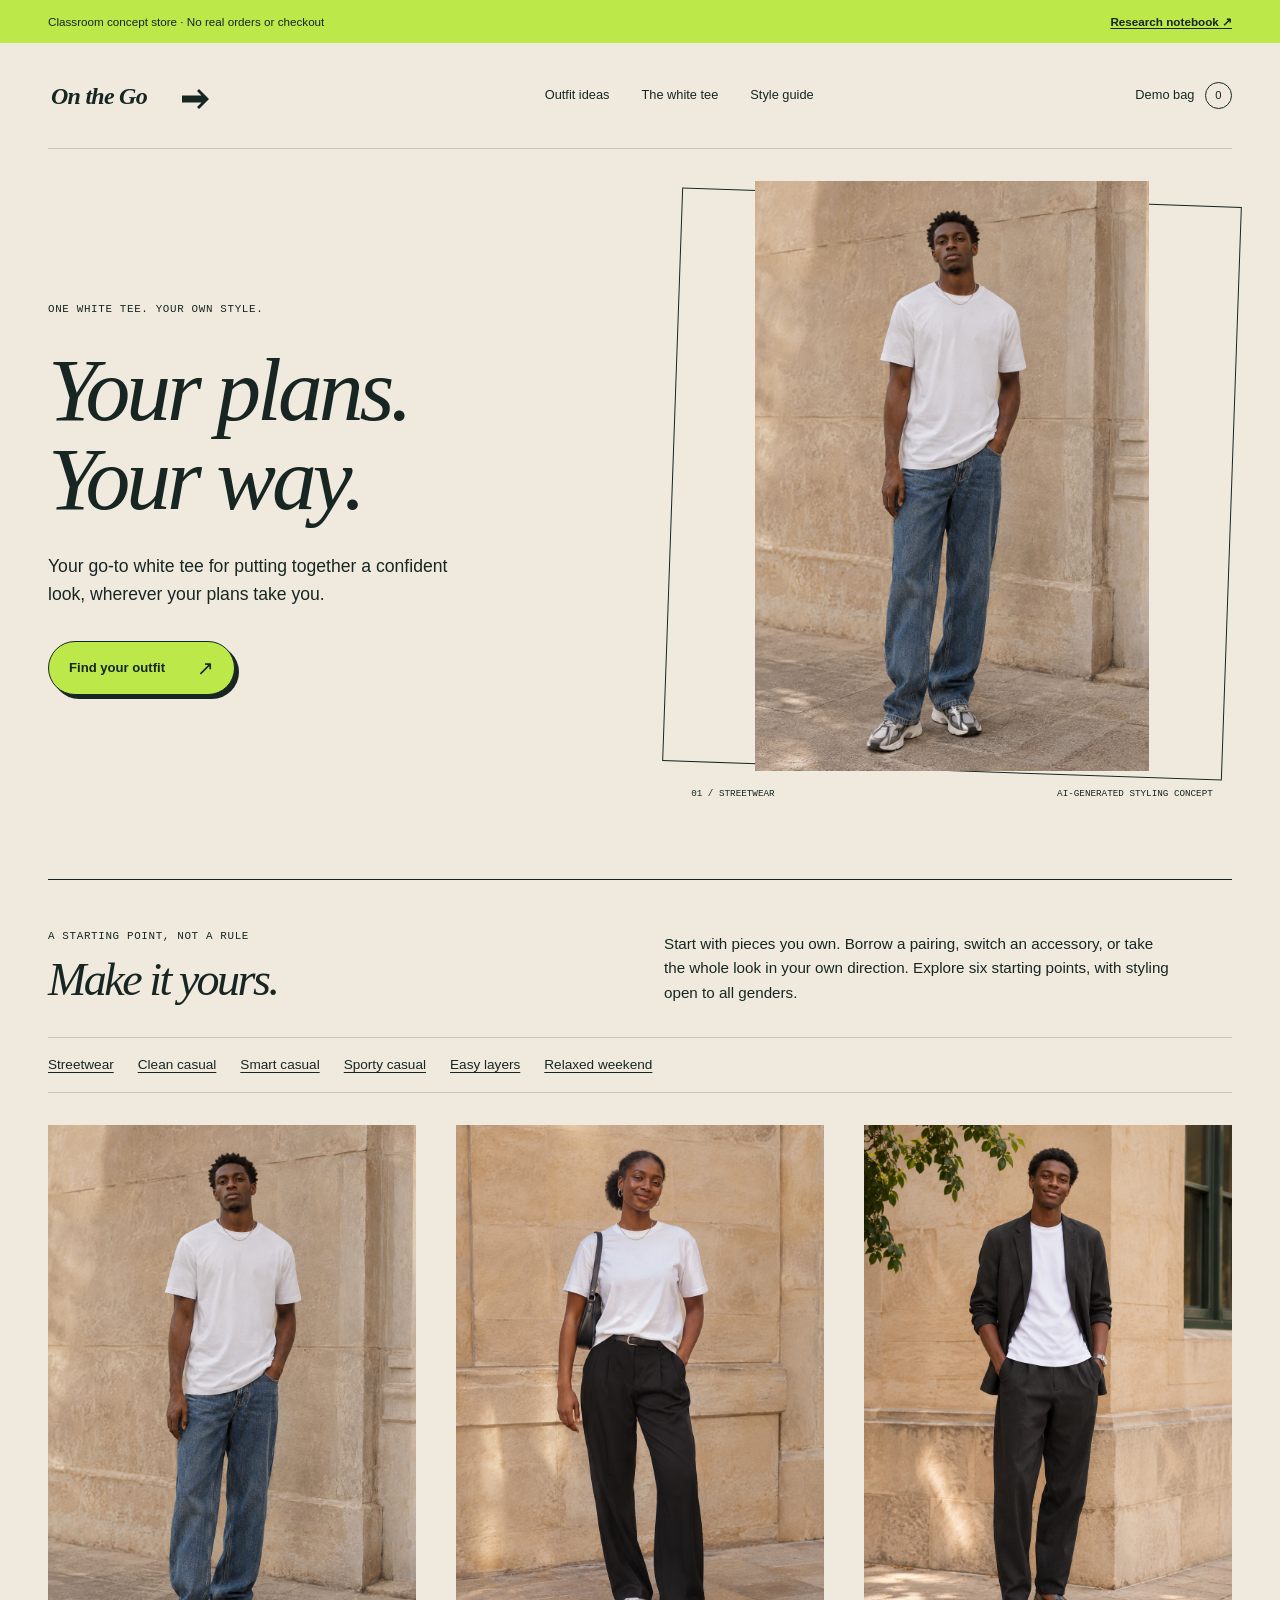
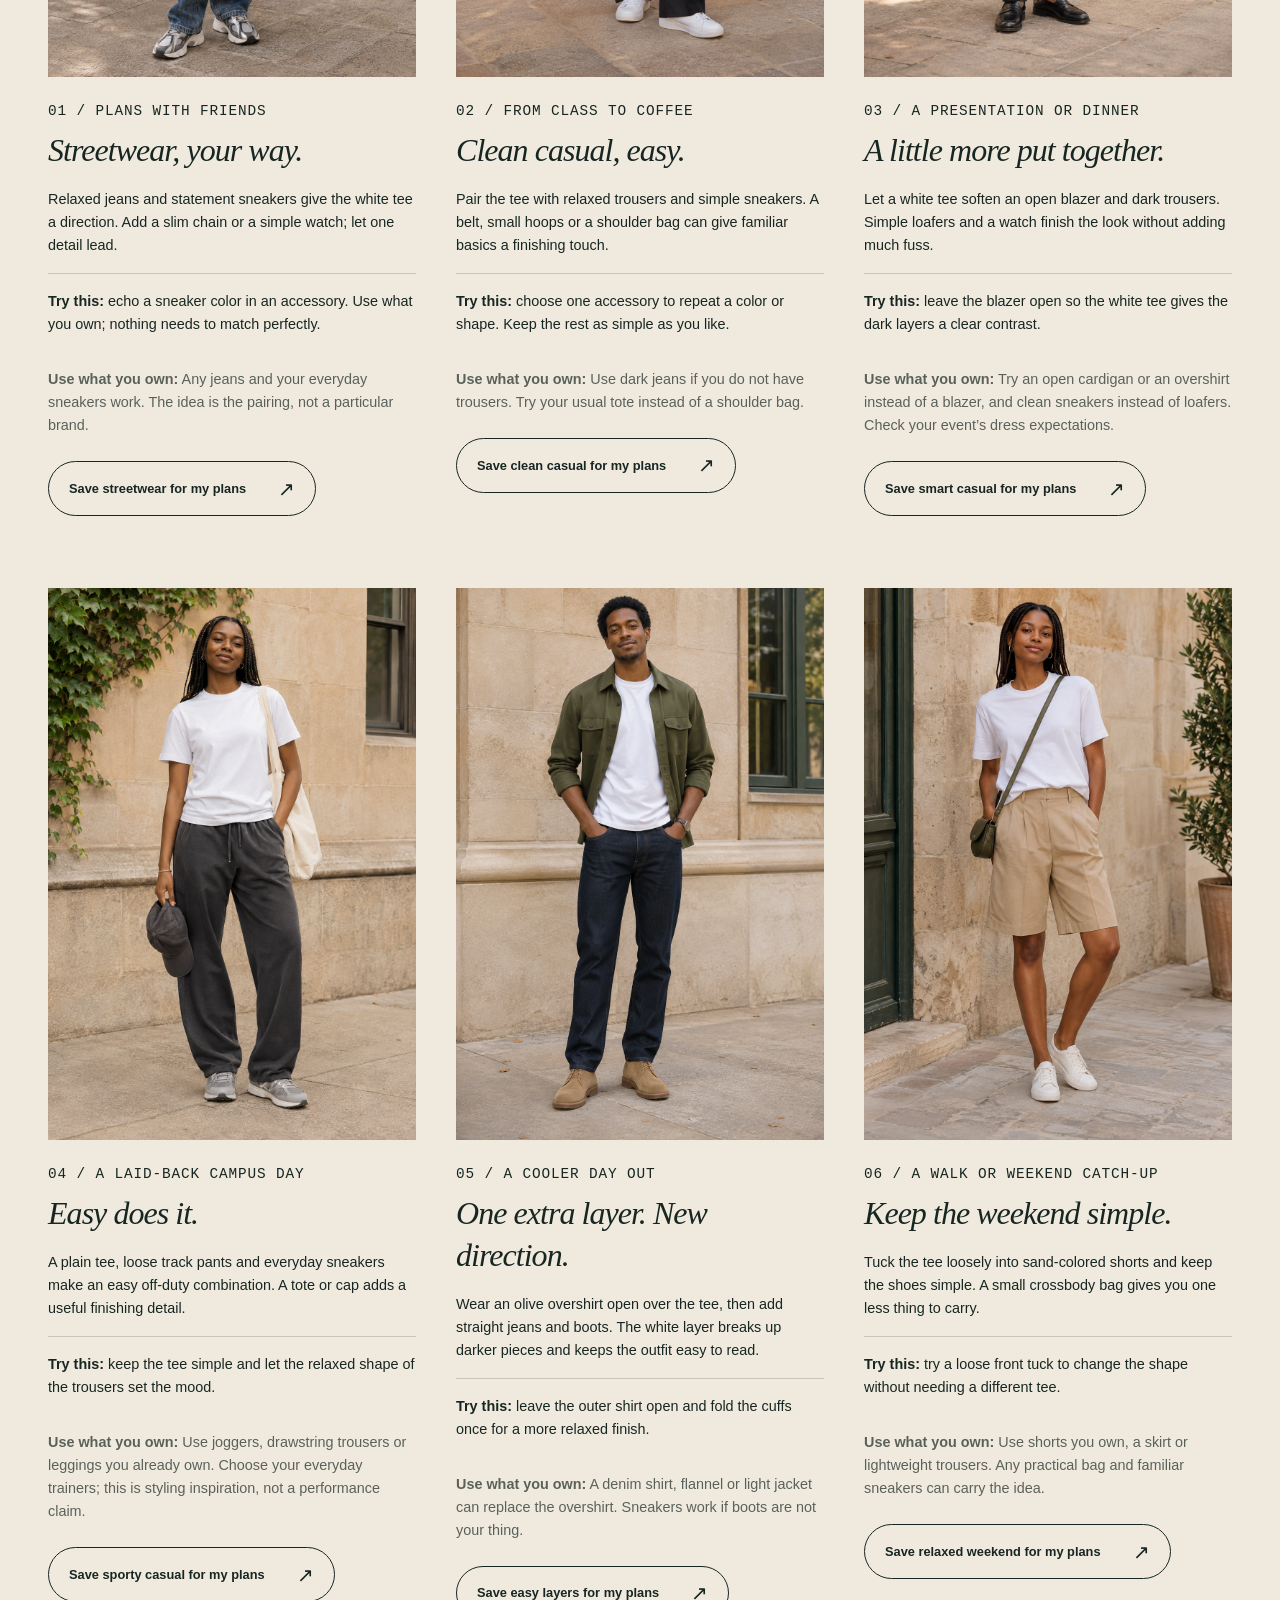
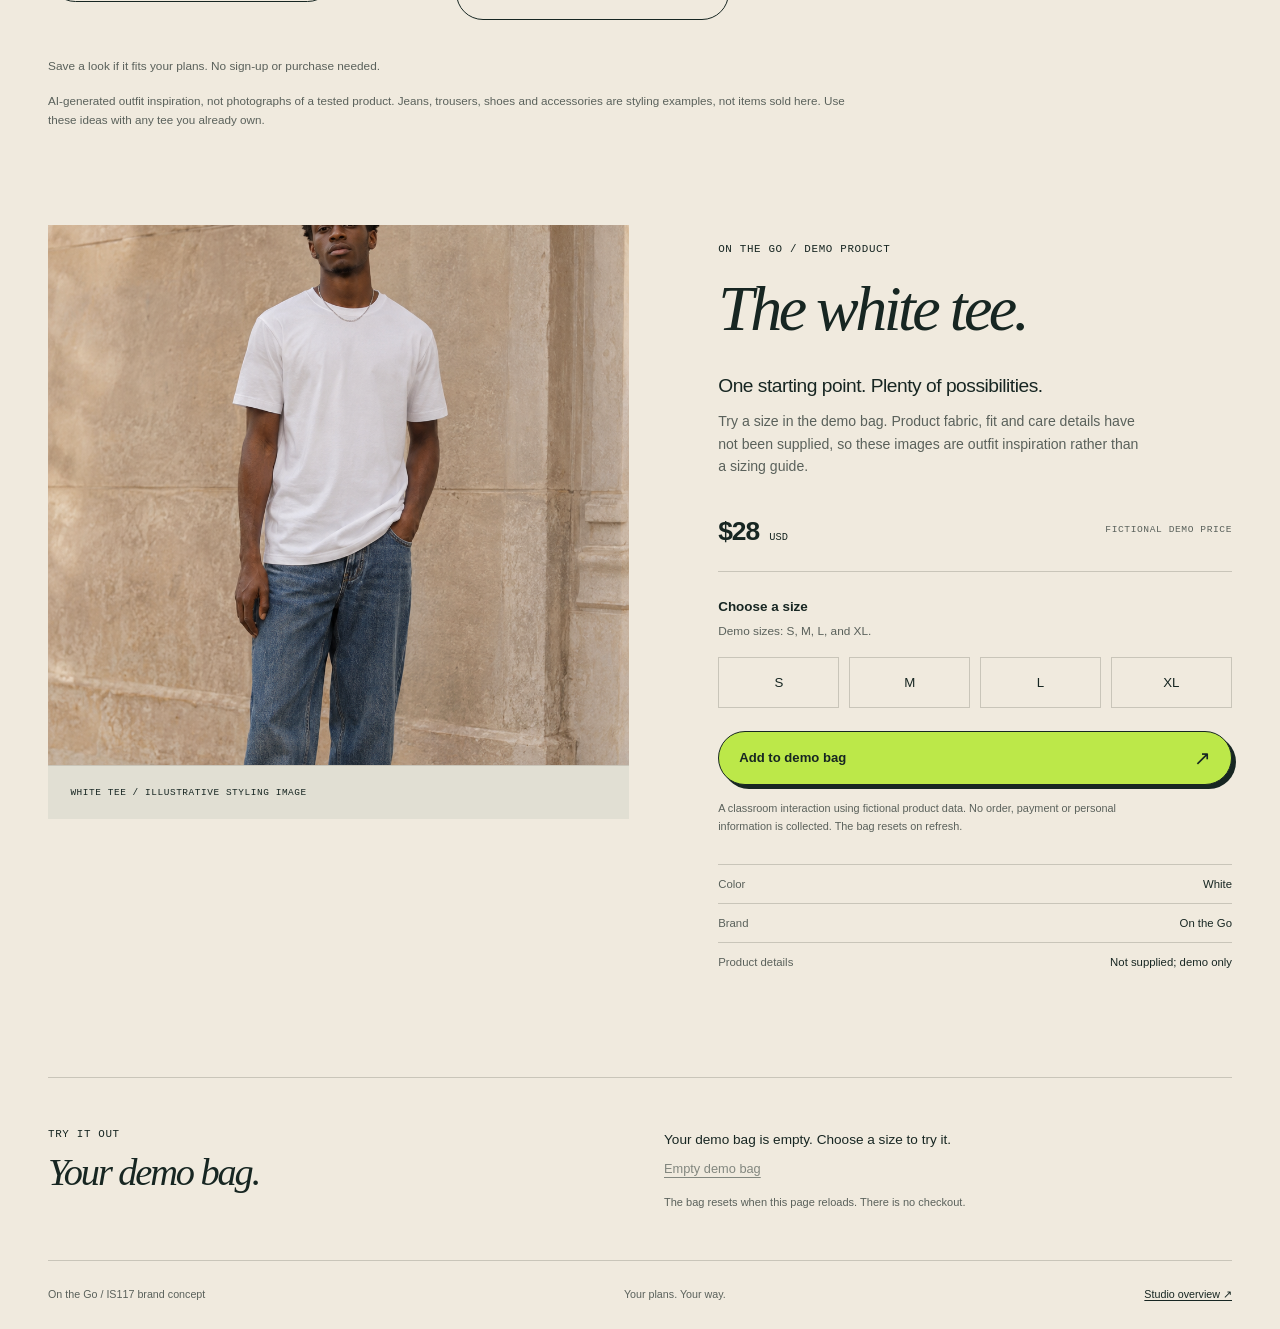
<file: public/index.html>
<!doctype html>
<html lang="en">
  <head>
    <meta charset="utf-8" />
    <meta name="viewport" content="width=device-width, initial-scale=1" />
    <meta
      name="description"
      content="On the Go: a white tee, outfit inspiration and room to make it yours. A classroom storefront with a temporary demo bag."
    />
    <title>On the Go — Your plans. Your way.</title>
    <link rel="icon" href="data:," />
    <link rel="stylesheet" href="styles.css?v=style-002" />
    <script src="shop.js" defer></script>
    <script src="outfits.js?v=style-002" defer></script>
  </head>
  <body>
    <a class="skip-link" href="#main">Skip to content</a>
    <aside class="starter-notice" aria-label="Demo information">
      <span>Classroom concept store · No real orders or checkout</span
      ><a href="research/index.html">Research notebook ↗</a>
    </aside>
    <header class="site-header wrap">
      <a
        class="brand-link"
        href="index.html"
        aria-label="On the Go storefront home"
        ><img
          class="wordmark"
          src="assets/on-the-go-wordmark.svg"
          alt="On the Go"
          width="175"
          height="36"
      /></a>
      <nav class="main-nav" aria-label="Main navigation">
        <a class="nav-link" href="#outfits">Outfit ideas</a
        ><a class="nav-link" href="#product-title">The white tee</a
        ><a class="nav-link" href="styleguide.html">Style guide</a>
      </nav>
      <a class="bag-link" href="#demo-bag" aria-label="View demo bag"
        >Demo bag <span id="bag-count" class="bag-count">0</span></a
      >
    </header>
    <main id="main">
      <section class="campaign-hero wrap" aria-labelledby="hero-title">
        <div class="campaign-copy">
          <p class="eyebrow">One white tee. Your own style.</p>
          <h1 id="hero-title">Your plans.<br />Your way.</h1>
          <p class="campaign-promise">
            Your go-to white tee for putting together a confident look, wherever
            your plans take you.
          </p>
          <a class="button button-primary" href="#outfits"
            >Find your outfit <span aria-hidden="true">↗</span></a
          >
        </div>
        <figure class="campaign-photo">
          <img
            src="assets/on-the-go-streetwear-v2.png"
            alt="AI-generated outfit inspiration: a Black man in a plain white tee, relaxed blue jeans, silver chain and statement sneakers"
            width="1024"
            height="1536"
            fetchpriority="high"
          />
          <figcaption>
            <span>01 / Streetwear</span
            ><span>AI-generated styling concept</span>
          </figcaption>
        </figure>
      </section>
      <section
        class="outfit-section wrap"
        id="outfits"
        aria-labelledby="outfits-title"
      >
        <div class="outfit-heading">
          <div>
            <p class="eyebrow">A starting point, not a rule</p>
            <h2 id="outfits-title">Make it yours.</h2>
          </div>
          <p>
            Start with pieces you own. Borrow a pairing, switch an accessory, or
            take the whole look in your own direction. Explore six starting
            points, with styling open to all genders.
          </p>
        </div>
        <nav class="outfit-jumps" aria-label="Choose an outfit idea">
          <a href="#look-streetwear">Streetwear</a
          ><a href="#look-casual">Clean casual</a
          ><a href="#look-smart-casual">Smart casual</a
          ><a href="#look-sporty">Sporty casual</a
          ><a href="#look-layered">Easy layers</a
          ><a href="#look-weekend">Relaxed weekend</a>
        </nav>
        <div class="outfit-grid">
          <article
            class="outfit-card"
            id="look-streetwear"
            aria-labelledby="streetwear-title"
          >
            <img
              class="outfit-photo"
              src="assets/on-the-go-streetwear-v2.png"
              alt="AI-generated streetwear look worn by a Black man: white tee, blue jeans, silver chain and gray-and-white sneakers"
              width="1024"
              height="1536"
              loading="lazy"
            />
            <div class="outfit-card-copy">
              <p class="eyebrow">01 / Plans with friends</p>
              <h3 id="streetwear-title">Streetwear, your way.</h3>
              <p>
                Relaxed jeans and statement sneakers give the white tee a
                direction. Add a slim chain or a simple watch; let one detail
                lead.
              </p>
              <p class="outfit-tip">
                <strong>Try this:</strong> echo a sneaker color in an accessory.
                Use what you own; nothing needs to match perfectly.
              </p>
              <p class="outfit-swap">
                <strong>Use what you own:</strong> Any jeans and your everyday
                sneakers work. The idea is the pairing, not a particular brand.
              </p>
              <button
                class="button button-secondary save-look"
                type="button"
                data-look="streetwear"
                data-look-name="Streetwear"
                aria-expanded="false"
                aria-controls="streetwear-plan"
              >
                Save streetwear for my plans <span aria-hidden="true">↗</span>
              </button>
              <div class="look-plan" id="streetwear-plan" hidden>
                <h4>Your streetwear checklist</h4>
                <ul>
                  <li>A white tee</li>
                  <li>Relaxed jeans</li>
                  <li>Your statement sneakers</li>
                  <li>One accessory you like: a chain or watch</li>
                </ul>
                <p>
                  A starting point for the look you chose. Save is temporary and
                  clears on refresh.
                </p>
                <a href="#product-title">Try the white tee in the demo bag →</a
                ><button
                  class="text-button remove-look"
                  type="button"
                  data-look="streetwear"
                >
                  Remove saved streetwear look
                </button>
              </div>
            </div>
          </article>
          <article
            class="outfit-card"
            id="look-casual"
            aria-labelledby="casual-title"
          >
            <img
              class="outfit-photo"
              src="assets/on-the-go-clean-casual-v1.png"
              alt="AI-generated clean casual look worn by a Black woman: white tee, black trousers, simple sneakers, silver jewelry and a dark shoulder bag"
              width="1024"
              height="1536"
              loading="lazy"
            />
            <div class="outfit-card-copy">
              <p class="eyebrow">02 / From class to coffee</p>
              <h3 id="casual-title">Clean casual, easy.</h3>
              <p>
                Pair the tee with relaxed trousers and simple sneakers. A belt,
                small hoops or a shoulder bag can give familiar basics a
                finishing touch.
              </p>
              <p class="outfit-tip">
                <strong>Try this:</strong> choose one accessory to repeat a
                color or shape. Keep the rest as simple as you like.
              </p>
              <p class="outfit-swap">
                <strong>Use what you own:</strong> Use dark jeans if you do not
                have trousers. Try your usual tote instead of a shoulder bag.
              </p>
              <button
                class="button button-secondary save-look"
                type="button"
                data-look="casual"
                data-look-name="Clean casual"
                aria-expanded="false"
                aria-controls="casual-plan"
              >
                Save clean casual for my plans <span aria-hidden="true">↗</span>
              </button>
              <div class="look-plan" id="casual-plan" hidden>
                <h4>Your clean casual checklist</h4>
                <ul>
                  <li>A white tee</li>
                  <li>Relaxed trousers</li>
                  <li>Simple sneakers</li>
                  <li>A finishing detail: a belt, hoops or bag</li>
                </ul>
                <p>
                  A starting point for the look you chose. Save is temporary and
                  clears on refresh.
                </p>
                <a href="#product-title">Try the white tee in the demo bag →</a
                ><button
                  class="text-button remove-look"
                  type="button"
                  data-look="casual"
                >
                  Remove saved clean casual look
                </button>
              </div>
            </div>
          </article>
          <article
            class="outfit-card"
            id="look-smart-casual"
            aria-labelledby="smart-casual-title"
          >
            <img
              class="outfit-photo"
              src="assets/on-the-go-smart-casual-v1.png"
              alt="AI-generated smart casual outfit on a Black man: white tee, open charcoal blazer, relaxed dark trousers, black loafers and a watch"
              width="1024"
              height="1536"
              loading="lazy"
            />
            <div class="outfit-card-copy">
              <p class="eyebrow">03 / A presentation or dinner</p>
              <h3 id="smart-casual-title">A little more put together.</h3>
              <p>
                Let a white tee soften an open blazer and dark trousers. Simple
                loafers and a watch finish the look without adding much fuss.
              </p>
              <p class="outfit-tip">
                <strong>Try this:</strong> leave the blazer open so the white
                tee gives the dark layers a clear contrast.
              </p>
              <p class="outfit-swap">
                <strong>Use what you own:</strong> Try an open cardigan or an
                overshirt instead of a blazer, and clean sneakers instead of
                loafers. Check your event’s dress expectations.
              </p>
              <button
                class="button button-secondary save-look"
                type="button"
                data-look="smart-casual"
                data-look-name="Smart casual"
                aria-expanded="false"
                aria-controls="smart-casual-plan"
              >
                Save smart casual for my plans <span aria-hidden="true">↗</span>
              </button>
              <div class="look-plan" id="smart-casual-plan" hidden>
                <h4>Your smart casual checklist</h4>
                <ul>
                  <li>A white tee</li>
                  <li>An open blazer, cardigan or overshirt</li>
                  <li>Dark trousers or neat dark jeans</li>
                  <li>Loafers or clean sneakers</li>
                </ul>
                <p>
                  A starting point for the look you chose. Save is temporary and
                  clears on refresh.
                </p>
                <a href="#product-title">Try the white tee in the demo bag →</a
                ><button
                  class="text-button remove-look"
                  type="button"
                  data-look="smart-casual"
                >
                  Remove saved smart casual look
                </button>
              </div>
            </div>
          </article>
          <article
            class="outfit-card"
            id="look-sporty"
            aria-labelledby="sporty-title"
          >
            <img
              class="outfit-photo"
              src="assets/on-the-go-sporty-v1.png"
              alt="AI-generated sporty casual outfit on a Black woman: white tee, charcoal drawstring track pants, gray sneakers, canvas tote and a cap held in one hand"
              width="1024"
              height="1536"
              loading="lazy"
            />
            <div class="outfit-card-copy">
              <p class="eyebrow">04 / A laid-back campus day</p>
              <h3 id="sporty-title">Easy does it.</h3>
              <p>
                A plain tee, loose track pants and everyday sneakers make an
                easy off-duty combination. A tote or cap adds a useful finishing
                detail.
              </p>
              <p class="outfit-tip">
                <strong>Try this:</strong> keep the tee simple and let the
                relaxed shape of the trousers set the mood.
              </p>
              <p class="outfit-swap">
                <strong>Use what you own:</strong> Use joggers, drawstring
                trousers or leggings you already own. Choose your everyday
                trainers; this is styling inspiration, not a performance claim.
              </p>
              <button
                class="button button-secondary save-look"
                type="button"
                data-look="sporty"
                data-look-name="Sporty casual"
                aria-expanded="false"
                aria-controls="sporty-plan"
              >
                Save sporty casual for my plans
                <span aria-hidden="true">↗</span>
              </button>
              <div class="look-plan" id="sporty-plan" hidden>
                <h4>Your sporty casual checklist</h4>
                <ul>
                  <li>A white tee</li>
                  <li>Track pants, joggers or leggings</li>
                  <li>Your everyday trainers</li>
                  <li>An optional tote or cap</li>
                </ul>
                <p>
                  A starting point for the look you chose. Save is temporary and
                  clears on refresh.
                </p>
                <a href="#product-title">Try the white tee in the demo bag →</a
                ><button
                  class="text-button remove-look"
                  type="button"
                  data-look="sporty"
                >
                  Remove saved sporty casual look
                </button>
              </div>
            </div>
          </article>
          <article
            class="outfit-card"
            id="look-layered"
            aria-labelledby="layered-title"
          >
            <img
              class="outfit-photo"
              src="assets/on-the-go-layered-v1.png"
              alt="AI-generated layered outfit on a Black man: white tee under an open olive overshirt, straight dark jeans and tan boots"
              width="1024"
              height="1536"
              loading="lazy"
            />
            <div class="outfit-card-copy">
              <p class="eyebrow">05 / A cooler day out</p>
              <h3 id="layered-title">One extra layer. New direction.</h3>
              <p>
                Wear an olive overshirt open over the tee, then add straight
                jeans and boots. The white layer breaks up darker pieces and
                keeps the outfit easy to read.
              </p>
              <p class="outfit-tip">
                <strong>Try this:</strong> leave the outer shirt open and fold
                the cuffs once for a more relaxed finish.
              </p>
              <p class="outfit-swap">
                <strong>Use what you own:</strong> A denim shirt, flannel or
                light jacket can replace the overshirt. Sneakers work if boots
                are not your thing.
              </p>
              <button
                class="button button-secondary save-look"
                type="button"
                data-look="layered"
                data-look-name="Easy layers"
                aria-expanded="false"
                aria-controls="layered-plan"
              >
                Save easy layers for my plans <span aria-hidden="true">↗</span>
              </button>
              <div class="look-plan" id="layered-plan" hidden>
                <h4>Your easy layers checklist</h4>
                <ul>
                  <li>A white tee</li>
                  <li>An open overshirt, denim shirt or light jacket</li>
                  <li>Straight jeans</li>
                  <li>Boots or sneakers</li>
                </ul>
                <p>
                  A starting point for the look you chose. Save is temporary and
                  clears on refresh.
                </p>
                <a href="#product-title">Try the white tee in the demo bag →</a
                ><button
                  class="text-button remove-look"
                  type="button"
                  data-look="layered"
                >
                  Remove saved easy layers look
                </button>
              </div>
            </div>
          </article>
          <article
            class="outfit-card"
            id="look-weekend"
            aria-labelledby="weekend-title"
          >
            <img
              class="outfit-photo"
              src="assets/on-the-go-weekend-v1.png"
              alt="AI-generated relaxed weekend outfit on a Black woman: white tee tucked into sand-colored knee-length shorts, white sneakers and an understated crossbody bag"
              width="1024"
              height="1536"
              loading="lazy"
            />
            <div class="outfit-card-copy">
              <p class="eyebrow">06 / A walk or weekend catch-up</p>
              <h3 id="weekend-title">Keep the weekend simple.</h3>
              <p>
                Tuck the tee loosely into sand-colored shorts and keep the shoes
                simple. A small crossbody bag gives you one less thing to carry.
              </p>
              <p class="outfit-tip">
                <strong>Try this:</strong> try a loose front tuck to change the
                shape without needing a different tee.
              </p>
              <p class="outfit-swap">
                <strong>Use what you own:</strong> Use shorts you own, a skirt
                or lightweight trousers. Any practical bag and familiar sneakers
                can carry the idea.
              </p>
              <button
                class="button button-secondary save-look"
                type="button"
                data-look="weekend"
                data-look-name="Relaxed weekend"
                aria-expanded="false"
                aria-controls="weekend-plan"
              >
                Save relaxed weekend for my plans
                <span aria-hidden="true">↗</span>
              </button>
              <div class="look-plan" id="weekend-plan" hidden>
                <h4>Your relaxed weekend checklist</h4>
                <ul>
                  <li>A white tee</li>
                  <li>Shorts, a skirt or lightweight trousers</li>
                  <li>Simple sneakers</li>
                  <li>An optional crossbody bag or tote</li>
                </ul>
                <p>
                  A starting point for the look you chose. Save is temporary and
                  clears on refresh.
                </p>
                <a href="#product-title">Try the white tee in the demo bag →</a
                ><button
                  class="text-button remove-look"
                  type="button"
                  data-look="weekend"
                >
                  Remove saved relaxed weekend look
                </button>
              </div>
            </div>
          </article>
        </div>
        <p
          id="look-status"
          class="field-help"
          role="status"
          aria-live="polite"
          aria-atomic="true"
        >
          Save a look if it fits your plans. No sign-up or purchase needed.
        </p>
        <p class="concept-note">
          AI-generated outfit inspiration, not photographs of a tested product.
          Jeans, trousers, shoes and accessories are styling examples, not items
          sold here. Use these ideas with any tee you already own.
        </p>
      </section>
      <section class="product-section wrap" aria-labelledby="product-title">
        <div class="product-visual product-detail-photo">
          <img
            class="shirt-image"
            src="assets/on-the-go-streetwear-v2.png"
            alt="AI-generated close view of the plain white tee worn in the streetwear styling concept"
            width="1024"
            height="1536"
          />
          <p class="image-caption">White tee / illustrative styling image</p>
        </div>
        <div class="product-information">
          <p class="eyebrow">On the Go / Demo product</p>
          <h2 id="product-title">The white tee.</h2>
          <p class="product-intro">
            One starting point. Plenty of possibilities.
          </p>
          <p class="muted product-description">
            Try a size in the demo bag. Product fabric, fit and care details
            have not been supplied, so these images are outfit inspiration
            rather than a sizing guide.
          </p>
          <div class="price-row">
            <p class="price">$28 <span>USD</span></p>
            <span class="micro-label">Fictional demo price</span>
          </div>
          <form id="product-form" class="product-form" novalidate>
            <fieldset aria-describedby="size-help size-error">
              <legend>Choose a size</legend>
              <p id="size-help" class="field-help">
                Demo sizes: S, M, L, and XL.
              </p>
              <div class="size-options">
                <label class="size-option"
                  ><input type="radio" name="size" value="S" /><span
                    >S</span
                  ></label
                >
                <label class="size-option"
                  ><input type="radio" name="size" value="M" /><span
                    >M</span
                  ></label
                >
                <label class="size-option"
                  ><input type="radio" name="size" value="L" /><span
                    >L</span
                  ></label
                >
                <label class="size-option"
                  ><input type="radio" name="size" value="XL" /><span
                    >XL</span
                  ></label
                >
              </div>
              <p id="size-error" class="field-error" role="alert" hidden>
                Choose a size before adding the shirt to your demo bag.
              </p>
            </fieldset>
            <button class="button button-primary add-button" type="submit">
              Add to demo bag <span aria-hidden="true">↗</span>
            </button>
          </form>
          <p class="demo-disclaimer">
            A classroom interaction using fictional product data. No order,
            payment or personal information is collected. The bag resets on
            refresh.
          </p>
          <dl class="product-facts">
            <div>
              <dt>Color</dt>
              <dd>White</dd>
            </div>
            <div>
              <dt>Brand</dt>
              <dd>On the Go</dd>
            </div>
            <div>
              <dt>Product details</dt>
              <dd>Not supplied; demo only</dd>
            </div>
          </dl>
        </div>
      </section>
      <section
        id="demo-bag"
        class="bag-section wrap"
        aria-labelledby="bag-title"
      >
        <div>
          <p class="eyebrow">Try it out</p>
          <h2 id="bag-title">Your demo bag.</h2>
        </div>
        <div class="bag-details">
          <p
            id="bag-status"
            class="bag-message"
            role="status"
            aria-live="polite"
            aria-atomic="true"
          >
            Your demo bag is empty. Choose a size to try it.
          </p>
          <ul id="bag-items" class="bag-items"></ul>
          <button id="clear-bag" class="text-button" type="button" disabled>
            Empty demo bag
          </button>
          <p class="field-help">
            The bag resets when this page reloads. There is no checkout.
          </p>
        </div>
      </section>
    </main>
    <footer class="site-footer wrap">
      <p>On the Go / IS117 brand concept</p>
      <p class="footer-tagline">Your plans. Your way.</p>
      <a href="studio.html">Studio overview ↗</a>
    </footer>
  </body>
</html>
</file>
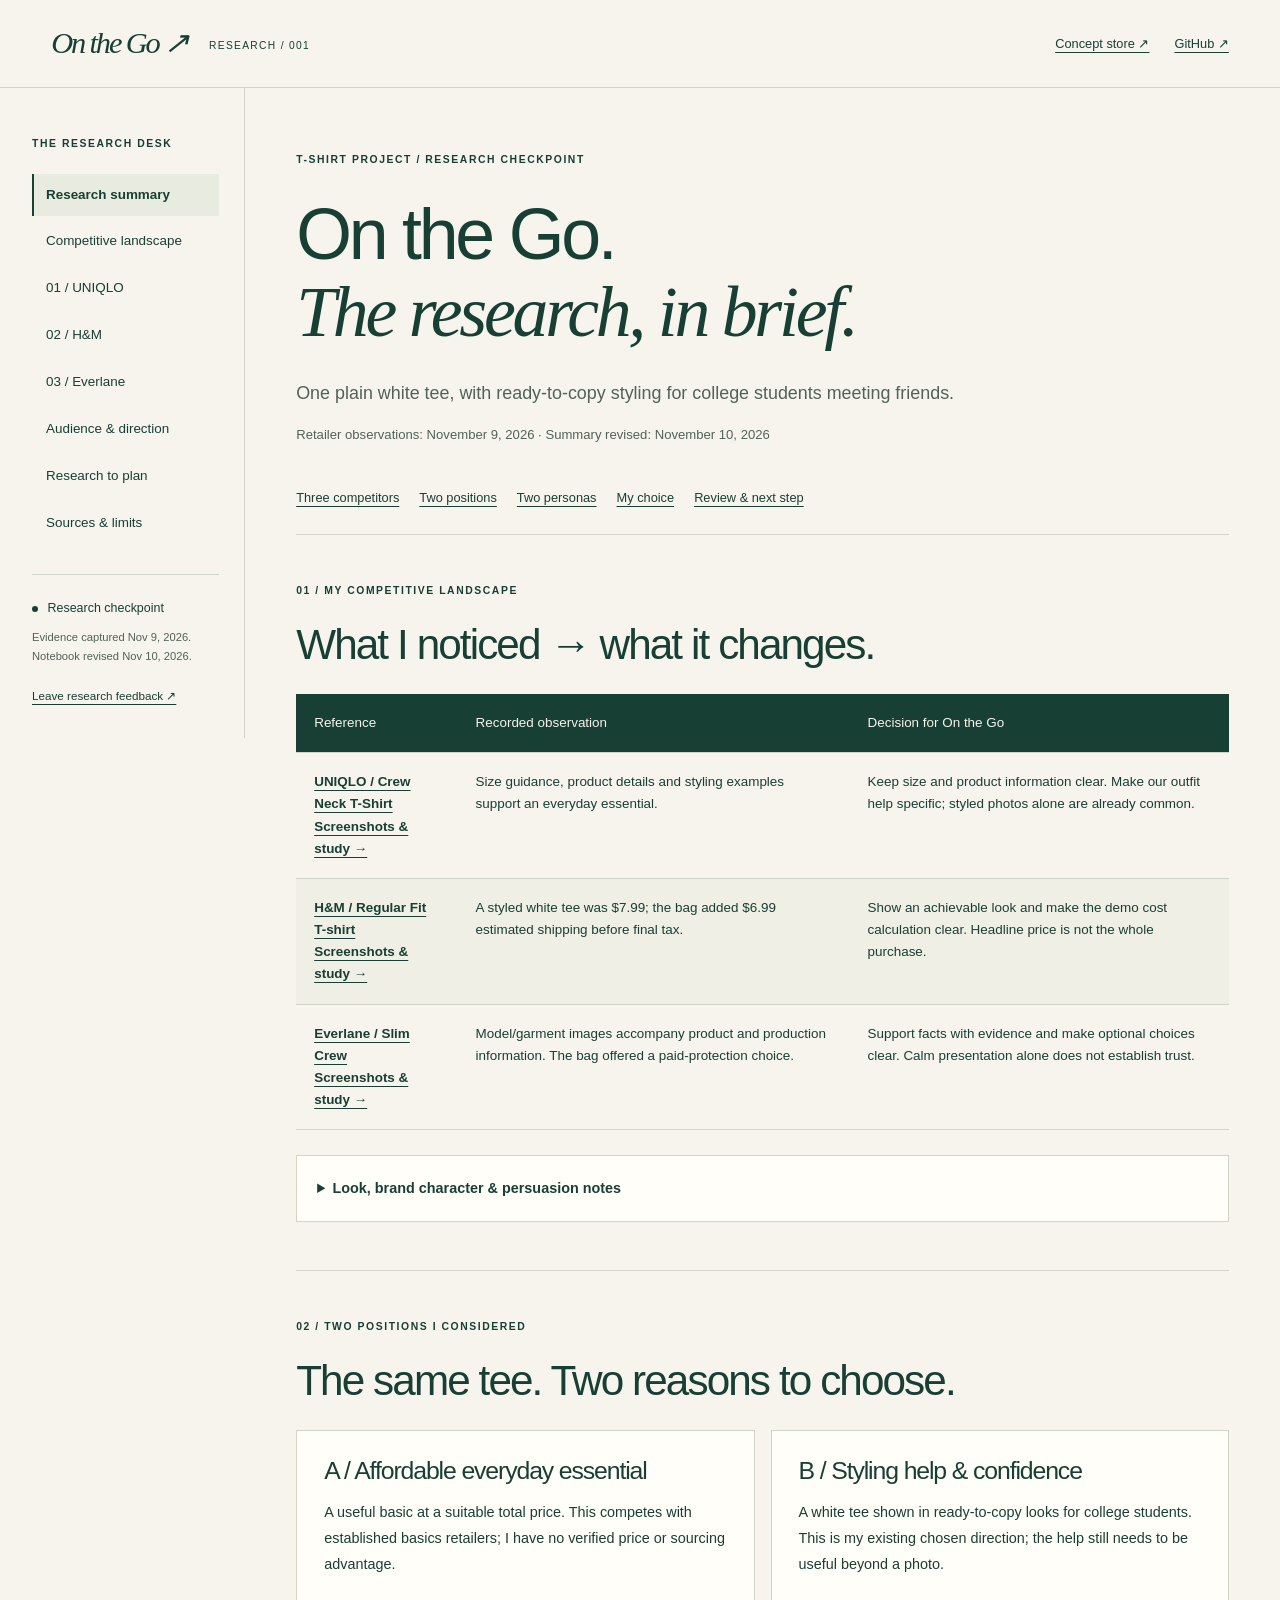
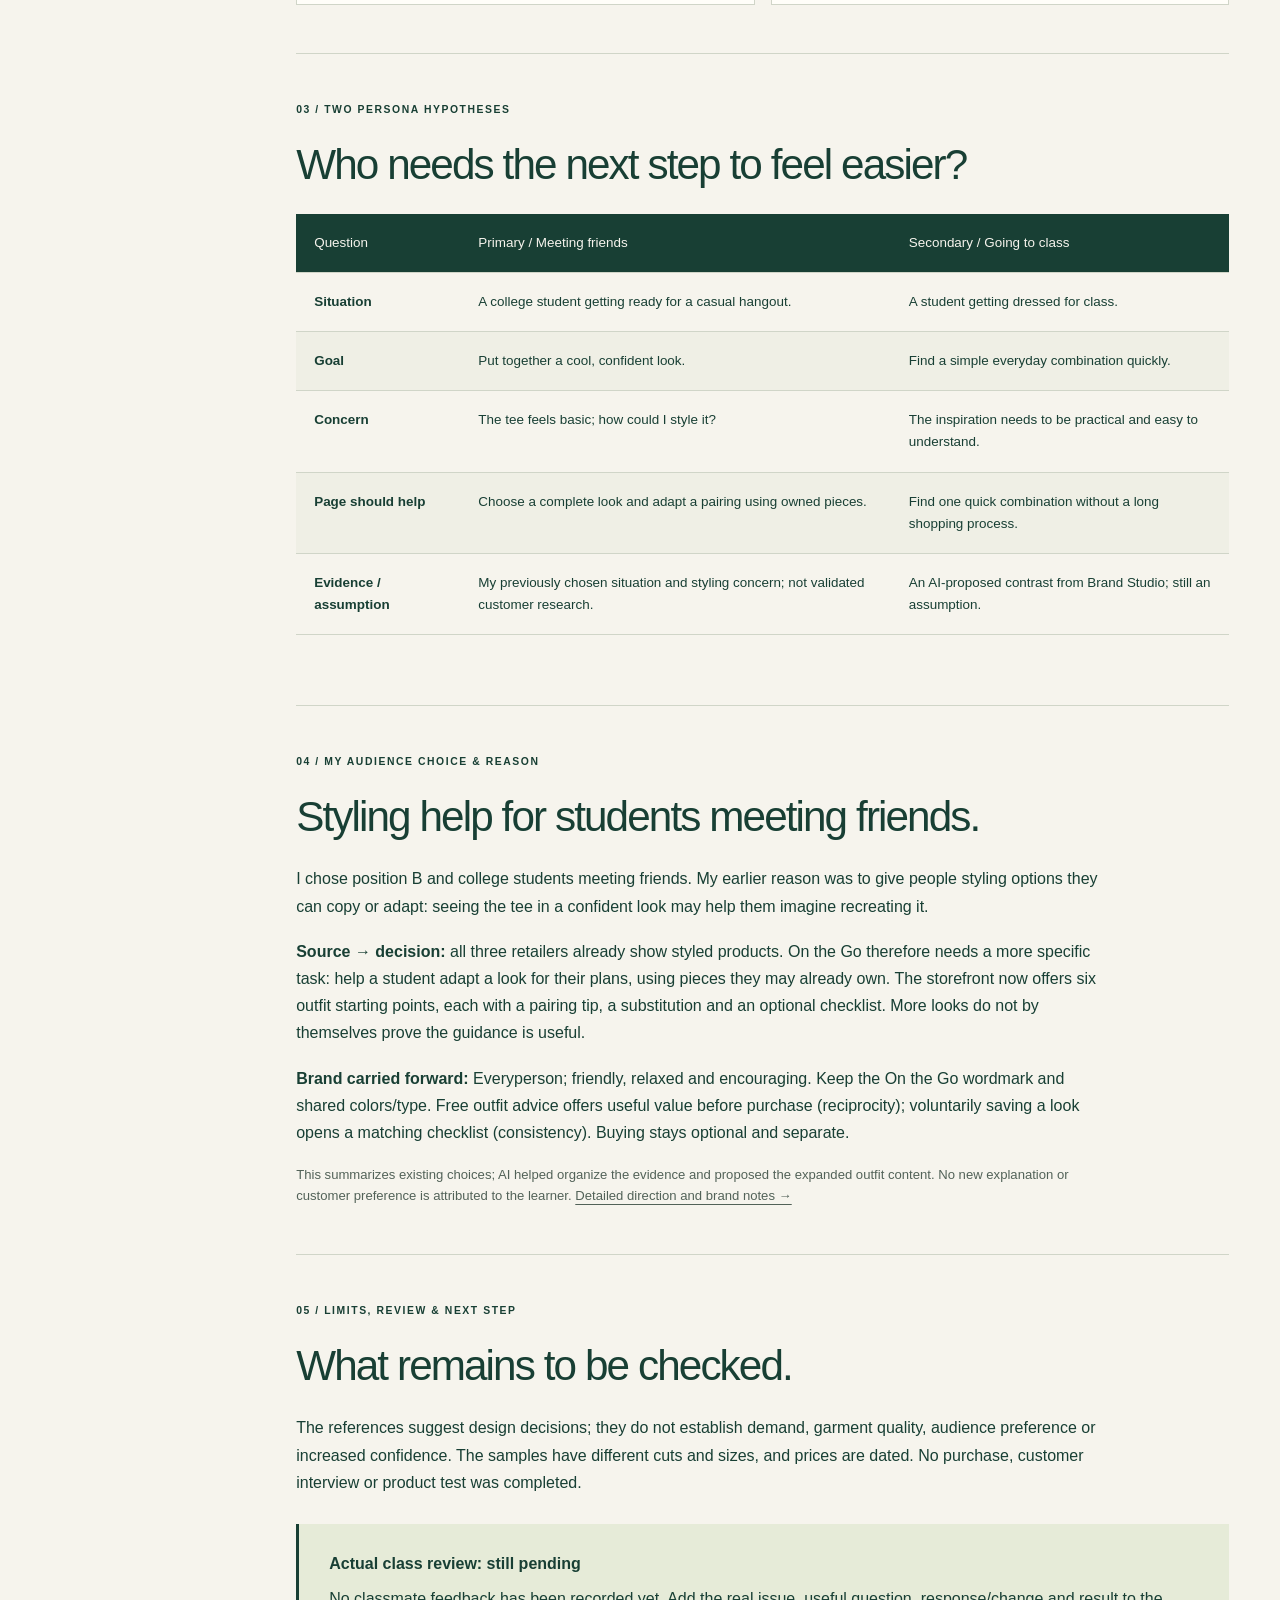
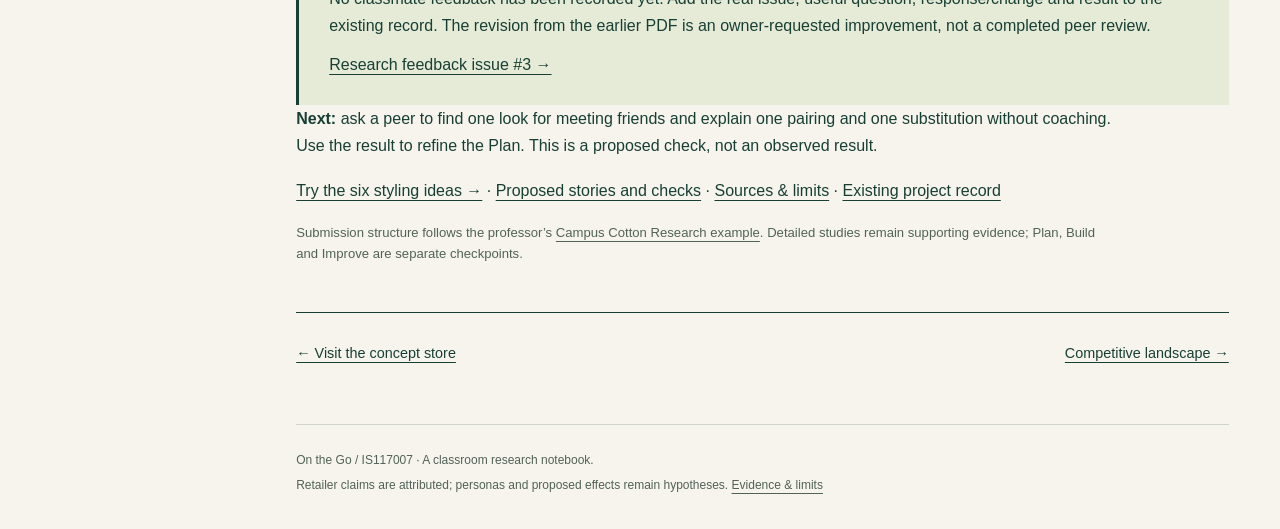
<file: public/research/index.html>
<!doctype html>
<html lang="en">
  <head>
    <meta charset="utf-8" />
    <meta name="viewport" content="width=device-width, initial-scale=1" />
    <meta
      name="description"
      content="A research notebook for On the Go: ready-to-copy styling for college students, starting with the moment of meeting friends."
    />
    <title>Research summary | On the Go</title>
    <link rel="icon" href="data:," />
    <link rel="stylesheet" href="research.css?v=style-002" />
  </head>
  <body>
    <a class="skip" href="#main">Skip to research</a>
    <header class="topbar">
      <a class="wordmark" href="index.html"
        >On the Go <span aria-hidden="true">↗</span
        ><span class="notebook">RESEARCH / 001</span></a
      >
      <nav aria-label="Project links">
        <a href="../index.html">Concept store ↗</a
        ><a href="https://github.com/Starlynn73/IS117007">GitHub ↗</a>
      </nav>
    </header>
    <div class="layout">
      <aside class="sidebar">
        <p class="eyebrow">THE RESEARCH DESK</p>
        <nav aria-label="Research notebook">
          <a href="index.html" aria-current="page">Research summary</a
          ><a href="landscape.html">Competitive landscape</a
          ><a href="uniqlo.html">01 / UNIQLO</a
          ><a href="hm.html">02 / H&amp;M</a
          ><a href="everlane.html">03 / Everlane</a
          ><a href="direction.html">Audience &amp; direction</a
          ><a href="next-steps.html">Research to plan</a
          ><a href="sources.html">Sources &amp; limits</a>
        </nav>
        <div class="side-note">
          <span class="status-dot" aria-hidden="true"></span> Research
          checkpoint<br /><span
            >Evidence captured Nov 9, 2026.<br />Notebook revised Nov 10,
            2026.</span
          >
        </div>
        <a
          class="feedback-link"
          href="https://github.com/Starlynn73/IS117007/issues/3"
          >Leave research feedback ↗</a
        >
      </aside>
      <main id="main">
        <div class="page-heading">
          <p class="eyebrow">T-SHIRT PROJECT / RESEARCH CHECKPOINT</p>
          <h1>On the Go.<br /><em>The research, in brief.</em></h1>
          <p class="dek">
            One plain white tee, with ready-to-copy styling for college students
            meeting friends.
          </p>
          <p class="fine">
            Retailer observations: November 9, 2026 · Summary revised: November
            10, 2026
          </p>
        </div>
        <nav class="summary-nav" aria-label="Research summary sections">
          <a href="#comparison">Three competitors</a
          ><a href="#positions">Two positions</a
          ><a href="#personas">Two personas</a><a href="#choice">My choice</a
          ><a href="#review">Review &amp; next step</a>
        </nav>
        <section class="section" id="comparison">
          <p class="eyebrow">01 / MY COMPETITIVE LANDSCAPE</p>
          <h2>What I noticed → what it changes.</h2>
          <section
            class="table-scroll"
            tabindex="0"
            aria-label="Competitor observations and decisions"
          >
            <table>
              <thead>
                <tr>
                  <th scope="col">Reference</th>
                  <th scope="col">Recorded observation</th>
                  <th scope="col">Decision for On the Go</th>
                </tr>
              </thead>
              <tbody>
                <tr>
                  <td>
                    <a
                      href="https://www.uniqlo.com/us/en/products/E422992-000/00?colorDisplayCode=00"
                      >UNIQLO / Crew Neck T-Shirt</a
                    ><br /><a href="uniqlo.html">Screenshots &amp; study →</a>
                  </td>
                  <td>
                    Size guidance, product details and styling examples support
                    an everyday essential.
                  </td>
                  <td>
                    Keep size and product information clear. Make our outfit
                    help specific; styled photos alone are already common.
                  </td>
                </tr>
                <tr>
                  <td>
                    <a
                      href="https://www2.hm.com/en_us/productpage.0685816001.html"
                      >H&amp;M / Regular Fit T-shirt</a
                    ><br /><a href="hm.html">Screenshots &amp; study →</a>
                  </td>
                  <td>
                    A styled white tee was $7.99; the bag added $6.99 estimated
                    shipping before final tax.
                  </td>
                  <td>
                    Show an achievable look and make the demo cost calculation
                    clear. Headline price is not the whole purchase.
                  </td>
                </tr>
                <tr>
                  <td>
                    <a
                      href="https://www.everlane.com/products/womens-organic-cotton-slim-crew-tee-white"
                      >Everlane / Slim Crew</a
                    ><br /><a href="everlane.html">Screenshots &amp; study →</a>
                  </td>
                  <td>
                    Model/garment images accompany product and production
                    information. The bag offered a paid-protection choice.
                  </td>
                  <td>
                    Support facts with evidence and make optional choices clear.
                    Calm presentation alone does not establish trust.
                  </td>
                </tr>
              </tbody>
            </table>
          </section>
          <details class="research-detail">
            <summary>Look, brand character &amp; persuasion notes</summary>
            <ul>
              <li>
                <strong>UNIQLO:</strong> structured shopping controls with a
                collage-like campaign. Everyperson with Sage cues is a possible
                reading; ratings and bestseller messaging suggest social proof.
              </li>
              <li>
                <strong>H&amp;M:</strong> a functional shopping layout with
                expressive fashion photography. Everyperson with Lover cues is a
                possible reading; styled models may invite liking and reviews
                suggest social proof.
              </li>
              <li>
                <strong>Everlane:</strong> restrained typography, whitespace and
                repeated image layouts. Sage with Caregiver cues is a possible
                reading; production information may invite authority-based
                trust.
              </li>
            </ul>
            <p>
              These are interpretations of sampled pages, not official brand
              classifications. Claims and reviews were not independently
              verified. A grid alone does not establish Modernism, nor does a
              photograph establish Postmodernism.
              <a href="landscape.html">Full comparison</a> ·
              <a href="sources.html#frameworks">Framework sources</a>.
            </p>
          </details>
        </section>
        <section class="section" id="positions">
          <p class="eyebrow">02 / TWO POSITIONS I CONSIDERED</p>
          <h2>The same tee. Two reasons to choose.</h2>
          <div class="cards">
            <article class="card">
              <h3>A / Affordable everyday essential</h3>
              <p>
                A useful basic at a suitable total price. This competes with
                established basics retailers; I have no verified price or
                sourcing advantage.
              </p>
            </article>
            <article class="card">
              <h3>B / Styling help &amp; confidence</h3>
              <p>
                A white tee shown in ready-to-copy looks for college students.
                This is my existing chosen direction; the help still needs to be
                useful beyond a photo.
              </p>
            </article>
          </div>
        </section>
        <section class="section" id="personas">
          <p class="eyebrow">03 / TWO PERSONA HYPOTHESES</p>
          <h2>Who needs the next step to feel easier?</h2>
          <section
            class="table-scroll"
            tabindex="0"
            aria-label="Two persona hypotheses"
          >
            <table>
              <thead>
                <tr>
                  <th scope="col">Question</th>
                  <th scope="col">Primary / Meeting friends</th>
                  <th scope="col">Secondary / Going to class</th>
                </tr>
              </thead>
              <tbody>
                <tr>
                  <td>Situation</td>
                  <td>A college student getting ready for a casual hangout.</td>
                  <td>A student getting dressed for class.</td>
                </tr>
                <tr>
                  <td>Goal</td>
                  <td>Put together a cool, confident look.</td>
                  <td>Find a simple everyday combination quickly.</td>
                </tr>
                <tr>
                  <td>Concern</td>
                  <td>The tee feels basic; how could I style it?</td>
                  <td>
                    The inspiration needs to be practical and easy to
                    understand.
                  </td>
                </tr>
                <tr>
                  <td>Page should help</td>
                  <td>
                    Choose a complete look and adapt a pairing using owned
                    pieces.
                  </td>
                  <td>
                    Find one quick combination without a long shopping process.
                  </td>
                </tr>
                <tr>
                  <td>Evidence / assumption</td>
                  <td>
                    My previously chosen situation and styling concern; not
                    validated customer research.
                  </td>
                  <td>
                    An AI-proposed contrast from Brand Studio; still an
                    assumption.
                  </td>
                </tr>
              </tbody>
            </table>
          </section>
        </section>
        <section class="section" id="choice">
          <p class="eyebrow">04 / MY AUDIENCE CHOICE &amp; REASON</p>
          <h2>Styling help for students meeting friends.</h2>
          <p>
            I chose position B and college students meeting friends. My earlier
            reason was to give people styling options they can copy or adapt:
            seeing the tee in a confident look may help them imagine recreating
            it.
          </p>
          <p>
            <strong>Source → decision:</strong> all three retailers already show
            styled products. On the Go therefore needs a more specific task:
            help a student adapt a look for their plans, using pieces they may
            already own. The storefront now offers six outfit starting points,
            each with a pairing tip, a substitution and an optional checklist.
            More looks do not by themselves prove the guidance is useful.
          </p>
          <p>
            <strong>Brand carried forward:</strong> Everyperson; friendly,
            relaxed and encouraging. Keep the On the Go wordmark and shared
            colors/type. Free outfit advice offers useful value before purchase
            (reciprocity); voluntarily saving a look opens a matching checklist
            (consistency). Buying stays optional and separate.
          </p>
          <p class="fine">
            This summarizes existing choices; AI helped organize the evidence
            and proposed the expanded outfit content. No new explanation or
            customer preference is attributed to the learner.
            <a href="direction.html">Detailed direction and brand notes →</a>
          </p>
        </section>
        <section class="section" id="review">
          <p class="eyebrow">05 / LIMITS, REVIEW &amp; NEXT STEP</p>
          <h2>What remains to be checked.</h2>
          <p>
            The references suggest design decisions; they do not establish
            demand, garment quality, audience preference or increased
            confidence. The samples have different cuts and sizes, and prices
            are dated. No purchase, customer interview or product test was
            completed.
          </p>
          <div class="callout">
            <strong>Actual class review: still pending</strong>
            <p>
              No classmate feedback has been recorded yet. Add the real issue,
              useful question, response/change and result to the existing
              record. The revision from the earlier PDF is an owner-requested
              improvement, not a completed peer review.
            </p>
            <a href="https://github.com/Starlynn73/IS117007/issues/3"
              >Research feedback issue #3 →</a
            >
          </div>
          <p>
            <strong>Next:</strong> ask a peer to find one look for meeting
            friends and explain one pairing and one substitution without
            coaching. Use the result to refine the Plan. This is a proposed
            check, not an observed result.
          </p>
          <p>
            <a href="../index.html#outfits">Try the six styling ideas →</a> ·
            <a href="next-steps.html">Proposed stories and checks</a> ·
            <a href="sources.html">Sources &amp; limits</a> ·
            <a
              href="https://github.com/Starlynn73/IS117007/blob/main/docs/tshirt-record.md"
              >Existing project record</a
            >
          </p>
          <p class="fine">
            Submission structure follows the professor’s
            <a
              href="https://kaw393939.github.io/is117-demo-days/examples/submissions/campus-cotton.html#_1-research"
              >Campus Cotton Research example</a
            >. Detailed studies remain supporting evidence; Plan, Build and
            Improve are separate checkpoints.
          </p>
        </section>
        <nav class="pager" aria-label="Continue reading">
          <a href="../index.html">← Visit the concept store</a
          ><a href="landscape.html">Competitive landscape →</a>
        </nav>
        <footer>
          <p>On the Go / IS117007 · A classroom research notebook.</p>
          <p>
            Retailer claims are attributed; personas and proposed effects remain
            hypotheses. <a href="sources.html">Evidence &amp; limits</a>
          </p>
        </footer>
      </main>
    </div>
  </body>
</html>
</file>
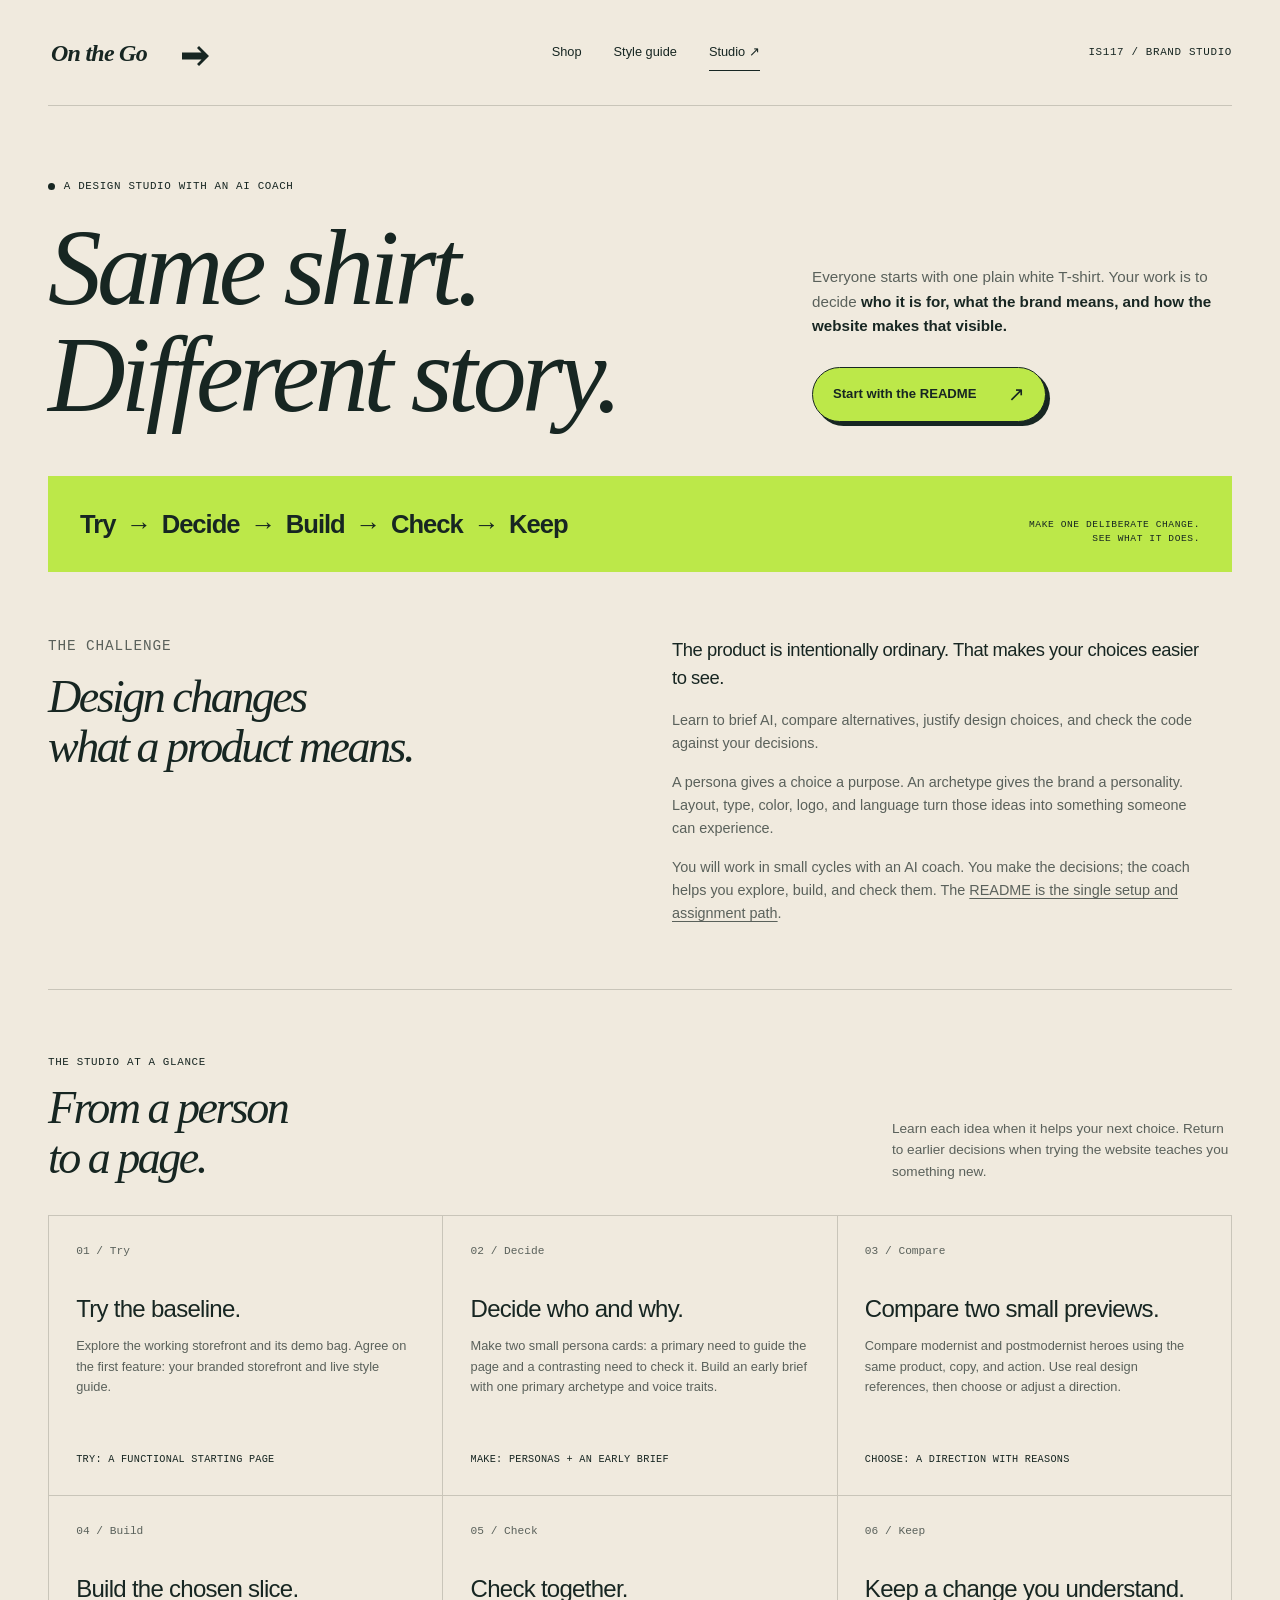
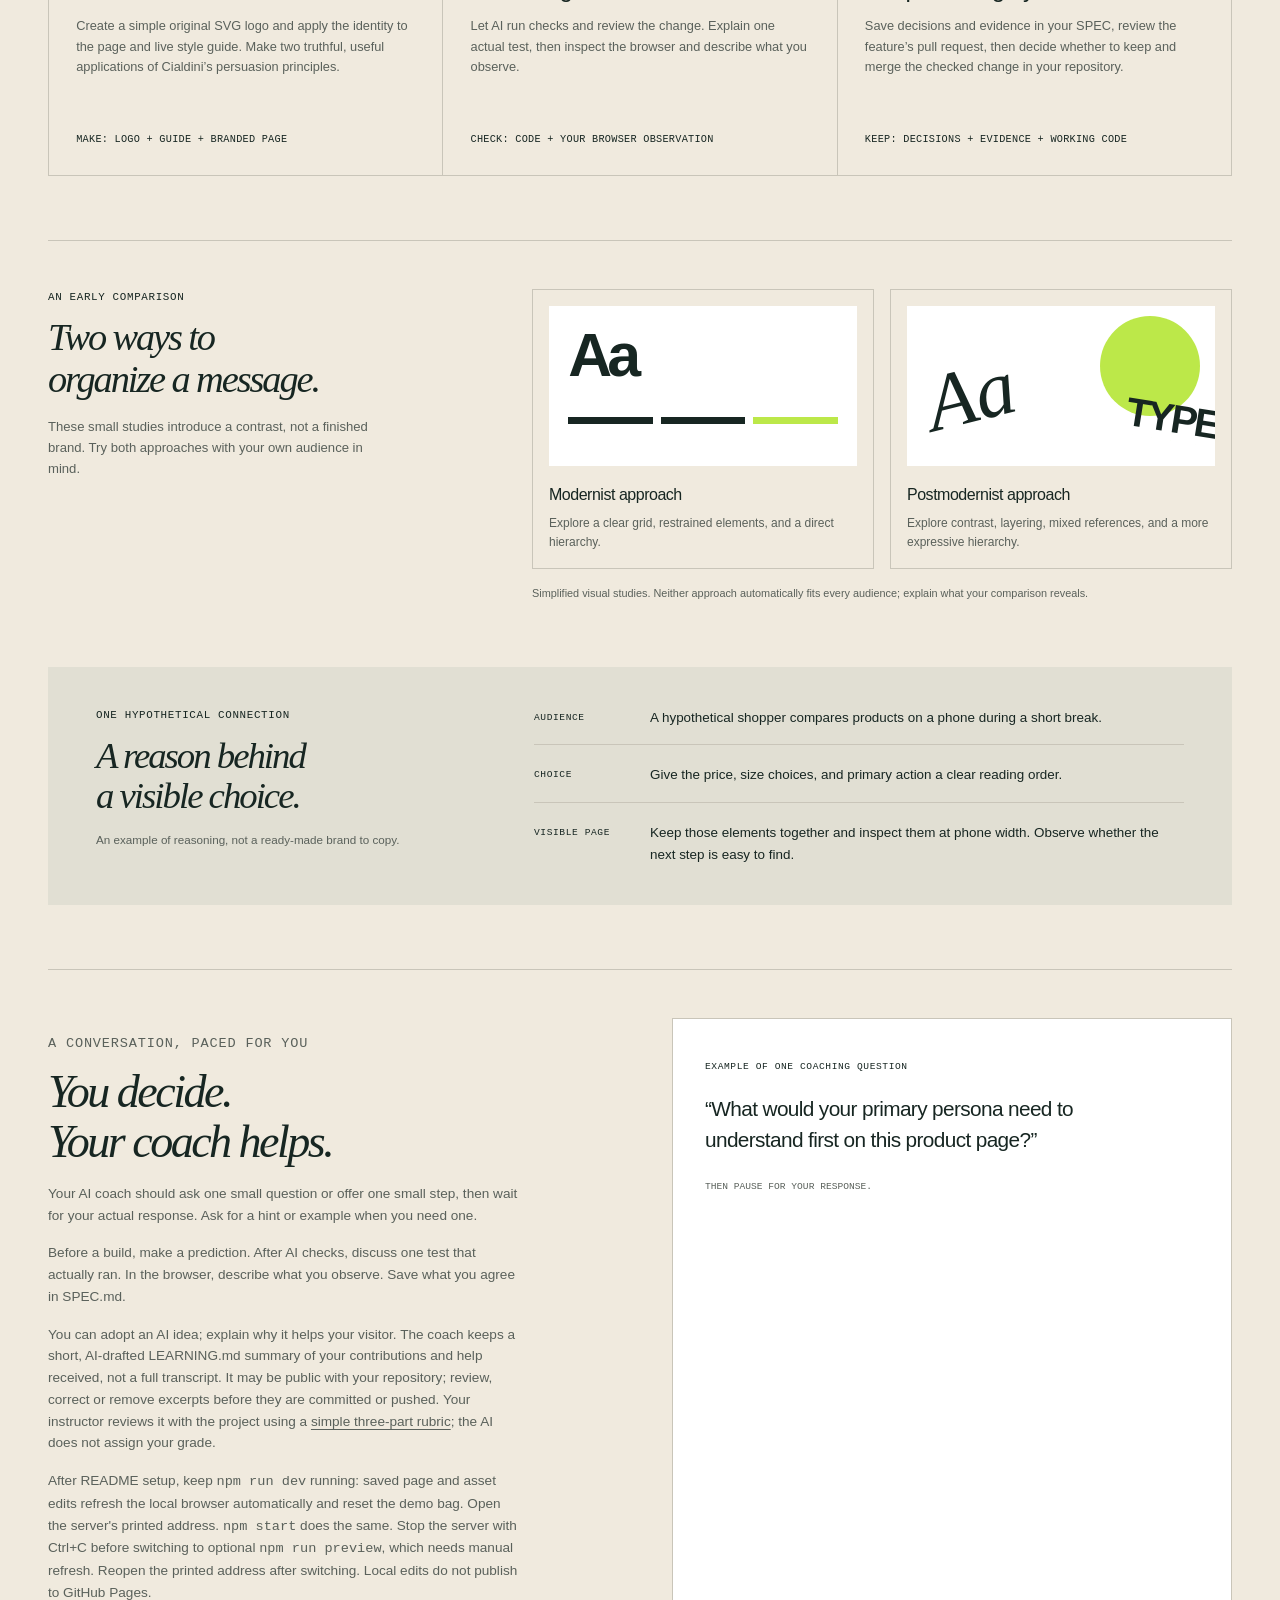
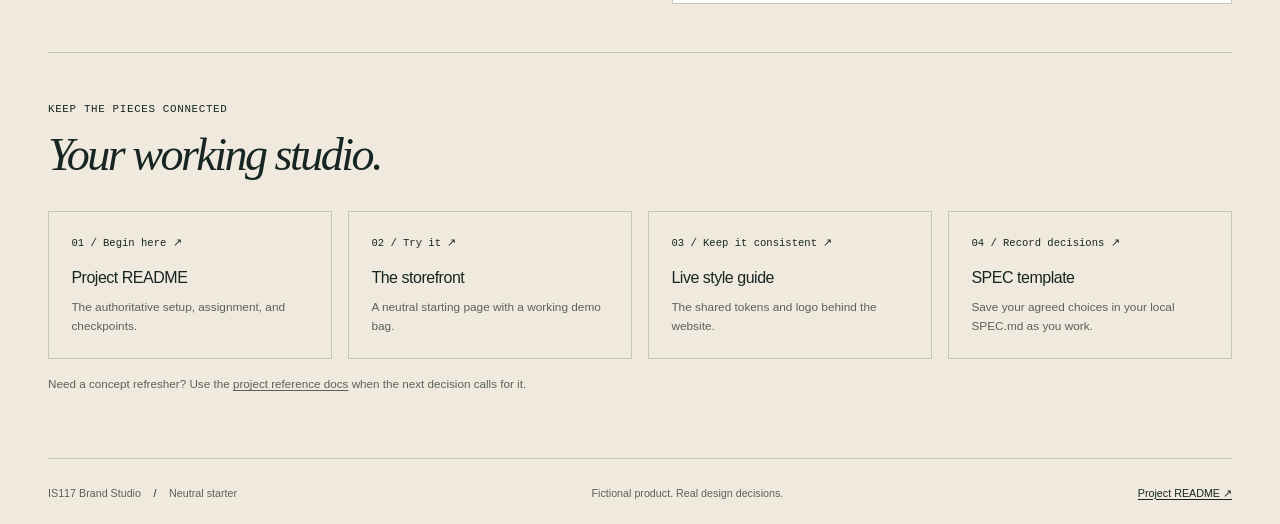
<file: public/studio.html>
<!doctype html>
<html lang="en">
  <head>
    <meta charset="utf-8" />
    <meta name="viewport" content="width=device-width, initial-scale=1" />
    <meta
      name="description"
      content="IS117 Brand Studio: turn one plain white T-shirt into a deliberate brand and website, with an AI coach and decisions you can explain."
    />
    <title>Same shirt. Different story. — IS117 Brand Studio</title>
    <link rel="icon" href="data:," />
    <link rel="stylesheet" href="styles.css?v=style-002" />
    <link rel="stylesheet" href="studio.css" />
  </head>
  <body>
    <a class="skip-link" href="#main">Skip to content</a>
    <header class="site-header wrap">
      <a
        class="brand-link"
        href="index.html"
        aria-label="On the Go storefront home"
        ><img
          class="wordmark"
          src="assets/on-the-go-wordmark.svg"
          alt="On the Go wordmark"
          width="175"
          height="36"
      /></a>
      <nav class="main-nav" aria-label="Main navigation">
        <a class="nav-link" href="index.html">Shop</a
        ><a class="nav-link" href="styleguide.html">Style guide</a
        ><a class="nav-link" href="studio.html" aria-current="page"
          >Studio <span aria-hidden="true">↗</span></a
        >
      </nav>
      <span class="micro-label">IS117 / Brand Studio</span>
    </header>
    <main id="main">
      <section
        class="page-hero studio-hero wrap"
        aria-labelledby="studio-title"
      >
        <p class="eyebrow">
          <span class="status-dot" aria-hidden="true"></span> A design studio
          with an AI coach
        </p>
        <h1 id="studio-title">Same shirt.<br />Different story.</h1>
        <div class="hero-summary">
          <p>
            Everyone starts with one plain white T-shirt. Your work is to decide
            <strong
              >who it is for, what the brand means, and how the website makes
              that visible.</strong
            >
          </p>
          <a
            class="button button-primary"
            href="https://github.com/kaw393939/is117-brand-studio#readme"
            >Start with the README <span aria-hidden="true">↗</span></a
          >
        </div>
      </section>
      <div class="studio-ribbon wrap">
        <p class="cycle">
          Try <span aria-hidden="true">→</span> Decide
          <span aria-hidden="true">→</span> Build
          <span aria-hidden="true">→</span> Check
          <span aria-hidden="true">→</span> Keep
        </p>
        <p class="micro-label">
          Make one deliberate change.<br />See what it does.
        </p>
      </div>

      <section class="studio-intro wrap" aria-labelledby="why-title">
        <div>
          <p class="eyebrow">The challenge</p>
          <h2 id="why-title">Design changes<br />what a product means.</h2>
        </div>
        <div>
          <p class="lead">
            The product is intentionally ordinary. That makes your choices
            easier to see.
          </p>
          <p>
            Learn to brief AI, compare alternatives, justify design choices, and
            check the code against your decisions.
          </p>
          <p>
            A persona gives a choice a purpose. An archetype gives the brand a
            personality. Layout, type, color, logo, and language turn those
            ideas into something someone can experience.
          </p>
          <p>
            You will work in small cycles with an AI coach. You make the
            decisions; the coach helps you explore, build, and check them. The
            <a href="https://github.com/kaw393939/is117-brand-studio#readme"
              >README is the single setup and assignment path</a
            >.
          </p>
        </div>
      </section>

      <section class="path-section wrap" aria-labelledby="path-title">
        <div class="path-intro">
          <div>
            <p class="eyebrow">The studio at a glance</p>
            <h2 id="path-title">From a person<br />to a page.</h2>
          </div>
          <p>
            Learn each idea when it helps your next choice. Return to earlier
            decisions when trying the website teaches you something new.
          </p>
        </div>
        <ol class="studio-path">
          <li>
            <span class="stage-number">01 / Try</span>
            <h3>Try the baseline.</h3>
            <p>
              Explore the working storefront and its demo bag. Agree on the
              first feature: your branded storefront and live style guide.
            </p>
            <p class="stage-output">Try: a functional starting page</p>
          </li>
          <li>
            <span class="stage-number">02 / Decide</span>
            <h3>Decide who and why.</h3>
            <p>
              Make two small persona cards: a primary need to guide the page and
              a contrasting need to check it. Build an early brief with one
              primary archetype and voice traits.
            </p>
            <p class="stage-output">Make: personas + an early brief</p>
          </li>
          <li>
            <span class="stage-number">03 / Compare</span>
            <h3>Compare two small previews.</h3>
            <p>
              Compare modernist and postmodernist heroes using the same product,
              copy, and action. Use real design references, then choose or
              adjust a direction.
            </p>
            <p class="stage-output">Choose: a direction with reasons</p>
          </li>
          <li>
            <span class="stage-number">04 / Build</span>
            <h3>Build the chosen slice.</h3>
            <p>
              Create a simple original SVG logo and apply the identity to the
              page and live style guide. Make two truthful, useful applications
              of Cialdini’s persuasion principles.
            </p>
            <p class="stage-output">Make: logo + guide + branded page</p>
          </li>
          <li>
            <span class="stage-number">05 / Check</span>
            <h3>Check together.</h3>
            <p>
              Let AI run checks and review the change. Explain one actual test,
              then inspect the browser and describe what you observe.
            </p>
            <p class="stage-output">Check: code + your browser observation</p>
          </li>
          <li>
            <span class="stage-number">06 / Keep</span>
            <h3>Keep a change you understand.</h3>
            <p>
              Save decisions and evidence in your SPEC, review the feature’s
              pull request, then decide whether to keep and merge the checked
              change in your repository.
            </p>
            <p class="stage-output">
              Keep: decisions + evidence + working code
            </p>
          </li>
        </ol>
      </section>

      <section
        class="comparison-section wrap"
        aria-labelledby="comparison-title"
      >
        <div>
          <p class="eyebrow">An early comparison</p>
          <h2 id="comparison-title">Two ways to<br />organize a message.</h2>
          <p class="comparison-description">
            These small studies introduce a contrast, not a finished brand. Try
            both approaches with your own audience in mind.
          </p>
        </div>
        <div class="comparison-grid">
          <article class="direction-card">
            <div class="direction-sketch modern-sketch" aria-hidden="true">
              <i></i><i></i><i></i>
            </div>
            <h3>Modernist approach</h3>
            <p>
              Explore a clear grid, restrained elements, and a direct hierarchy.
            </p>
          </article>
          <article class="direction-card">
            <div class="direction-sketch postmodern-sketch" aria-hidden="true">
              <i></i>
            </div>
            <h3>Postmodernist approach</h3>
            <p>
              Explore contrast, layering, mixed references, and a more
              expressive hierarchy.
            </p>
          </article>
          <p class="comparison-caption">
            Simplified visual studies. Neither approach automatically fits every
            audience; explain what your comparison reveals.
          </p>
        </div>
      </section>

      <section class="example-section wrap" aria-labelledby="example-title">
        <div>
          <p class="eyebrow">One hypothetical connection</p>
          <h2 id="example-title">A reason behind<br />a visible choice.</h2>
          <p class="guide-note">
            An example of reasoning, not a ready-made brand to copy.
          </p>
        </div>
        <div class="example-chain">
          <div class="example-step">
            <span class="micro-label">Audience</span>
            <p>
              A hypothetical shopper compares products on a phone during a short
              break.
            </p>
          </div>
          <div class="example-step">
            <span class="micro-label">Choice</span>
            <p>
              Give the price, size choices, and primary action a clear reading
              order.
            </p>
          </div>
          <div class="example-step">
            <span class="micro-label">Visible page</span>
            <p>
              Keep those elements together and inspect them at phone width.
              Observe whether the next step is easy to find.
            </p>
          </div>
        </div>
      </section>

      <section class="coach-section wrap" aria-labelledby="coach-title">
        <div>
          <p class="eyebrow">A conversation, paced for you</p>
          <h2 id="coach-title">You decide.<br />Your coach helps.</h2>
          <p>
            Your AI coach should ask one small question or offer one small step,
            then wait for your actual response. Ask for a hint or example when
            you need one.
          </p>
          <p>
            Before a build, make a prediction. After AI checks, discuss one test
            that actually ran. In the browser, describe what you observe. Save
            what you agree in SPEC.md.
          </p>
          <p>
            You can adopt an AI idea; explain why it helps your visitor. The
            coach keeps a short, AI-drafted LEARNING.md summary of your
            contributions and help received, not a full transcript. It may be
            public with your repository; review, correct or remove excerpts
            before they are committed or pushed. Your instructor reviews it with
            the project using a
            <a
              href="https://github.com/kaw393939/is117-brand-studio/blob/main/docs/assessment.md"
              >simple three-part rubric</a
            >; the AI does not assign your grade.
          </p>
          <p>
            After README setup, keep <code>npm run dev</code> running: saved
            page and asset edits refresh the local browser automatically and
            reset the demo bag. Open the server's printed address.
            <code>npm start</code> does the same. Stop the server with Ctrl+C
            before switching to optional <code>npm run preview</code>, which
            needs manual refresh. Reopen the printed address after switching.
            Local edits do not publish to GitHub Pages.
          </p>
        </div>
        <blockquote class="coach-quote">
          <span class="micro-label">Example of one coaching question</span>
          <p>
            “What would your primary persona need to understand first on this
            product page?”
          </p>
          <footer>Then pause for your response.</footer>
        </blockquote>
      </section>

      <section class="resource-section wrap" aria-labelledby="resources-title">
        <p class="eyebrow">Keep the pieces connected</p>
        <h2 id="resources-title">Your working studio.</h2>
        <div class="resource-grid">
          <a
            class="resource-card"
            href="https://github.com/kaw393939/is117-brand-studio#readme"
            ><span>01 / Begin here ↗</span>
            <h3>Project README</h3>
            <p>The authoritative setup, assignment, and checkpoints.</p></a
          >
          <a class="resource-card" href="index.html"
            ><span>02 / Try it ↗</span>
            <h3>The storefront</h3>
            <p>A neutral starting page with a working demo bag.</p></a
          >
          <a class="resource-card" href="styleguide.html"
            ><span>03 / Keep it consistent ↗</span>
            <h3>Live style guide</h3>
            <p>The shared tokens and logo behind the website.</p></a
          >
          <a
            class="resource-card"
            href="https://github.com/kaw393939/is117-brand-studio/blob/main/SPEC.md"
            ><span>04 / Record decisions ↗</span>
            <h3>SPEC template</h3>
            <p>
              Save your agreed choices in your local SPEC.md as you work.
            </p></a
          >
        </div>
        <p class="guide-note">
          Need a concept refresher? Use the
          <a
            href="https://github.com/kaw393939/is117-brand-studio/tree/main/docs"
            >project reference docs</a
          >
          when the next decision calls for it.
        </p>
      </section>
    </main>
    <footer class="site-footer wrap">
      <p>
        IS117 Brand Studio <span class="footer-separator"> / </span> Neutral
        starter
      </p>
      <p class="footer-tagline">Fictional product. Real design decisions.</p>
      <a href="https://github.com/kaw393939/is117-brand-studio#readme"
        >Project README <span aria-hidden="true">↗</span></a
      >
    </footer>
  </body>
</html>
</file>
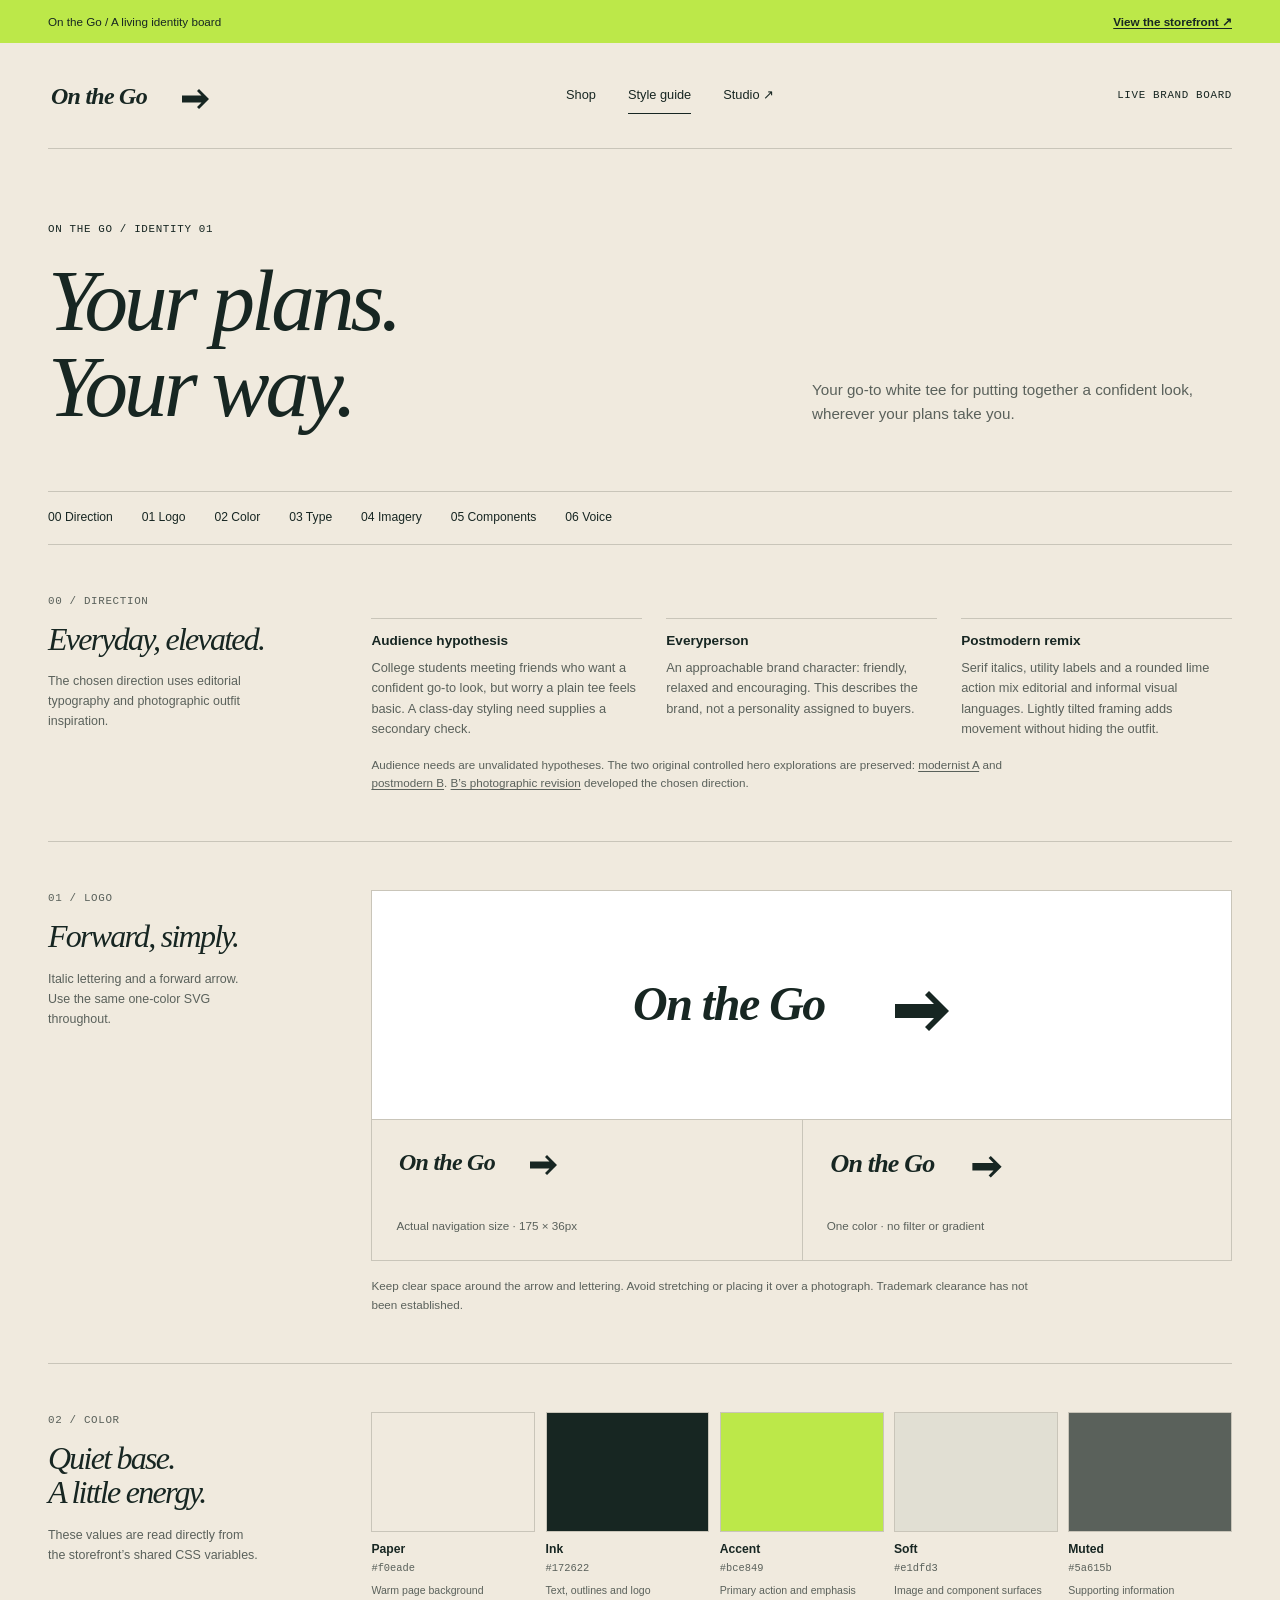
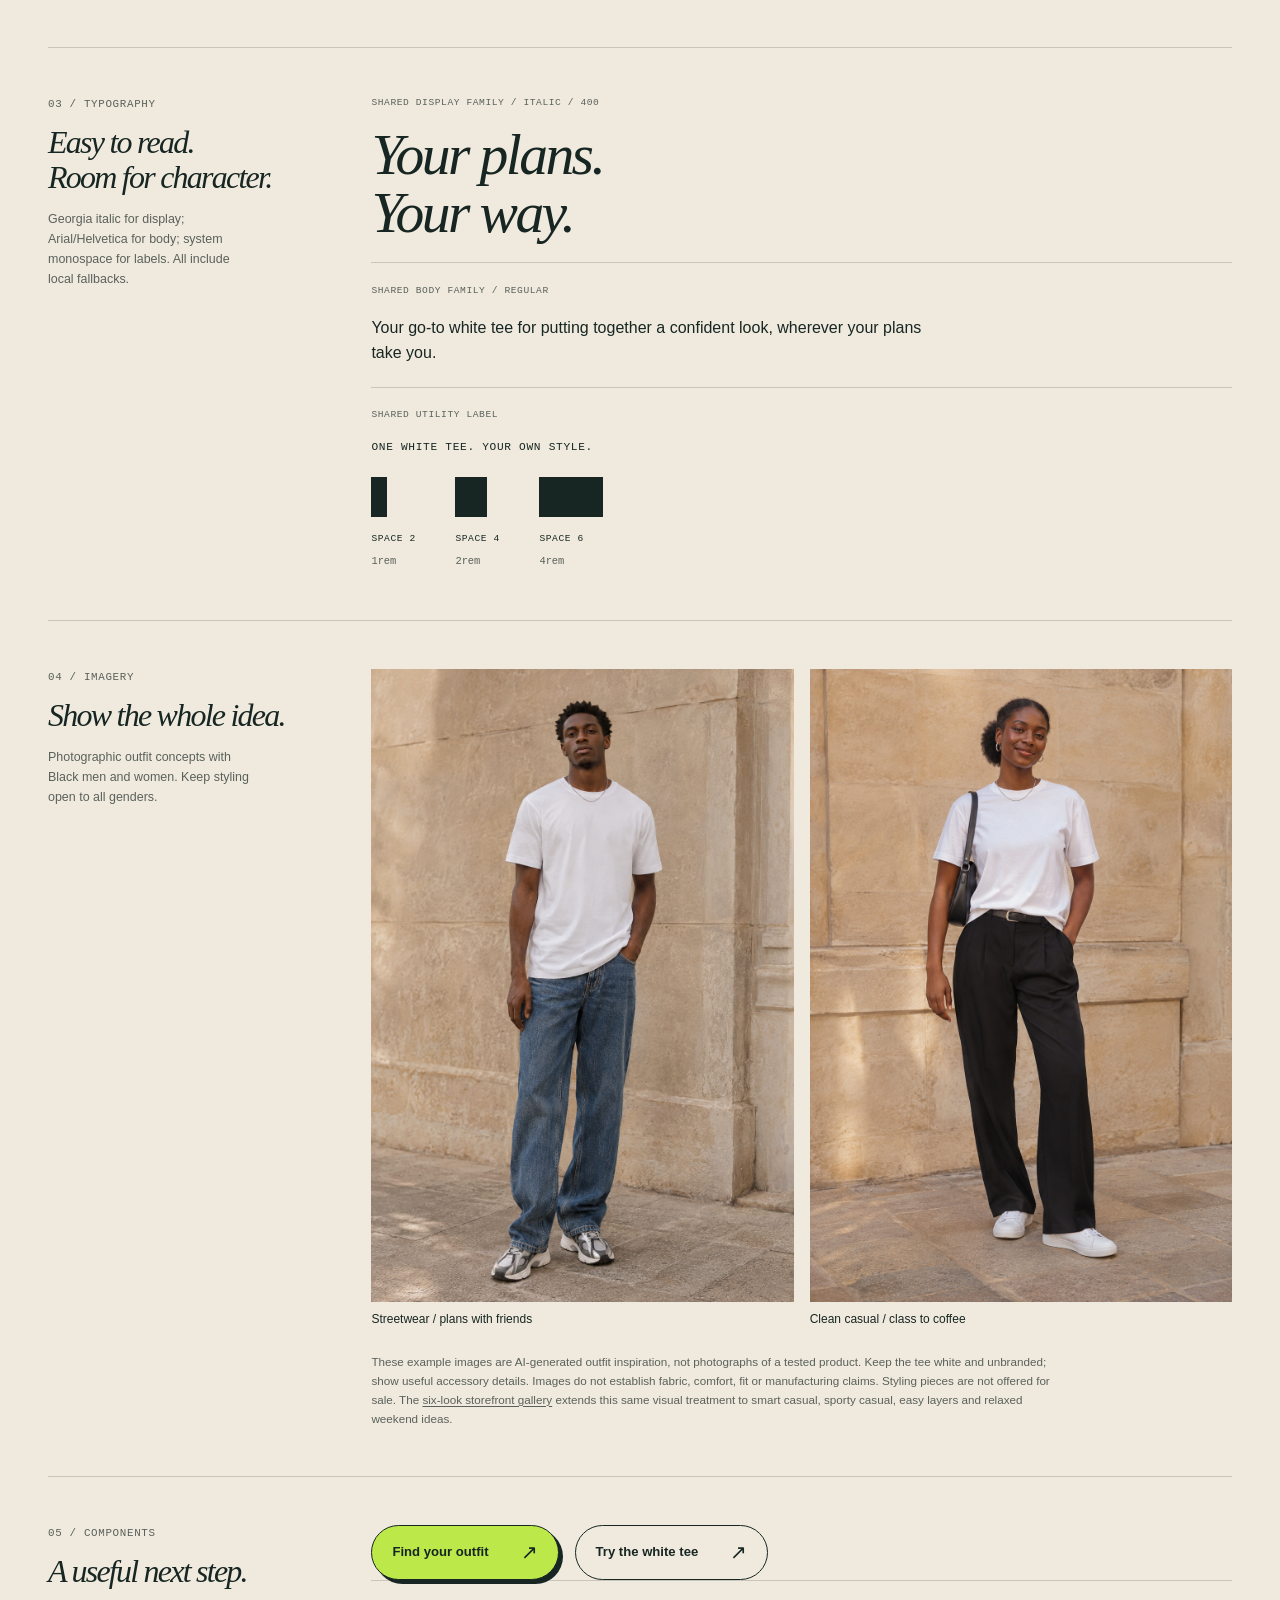
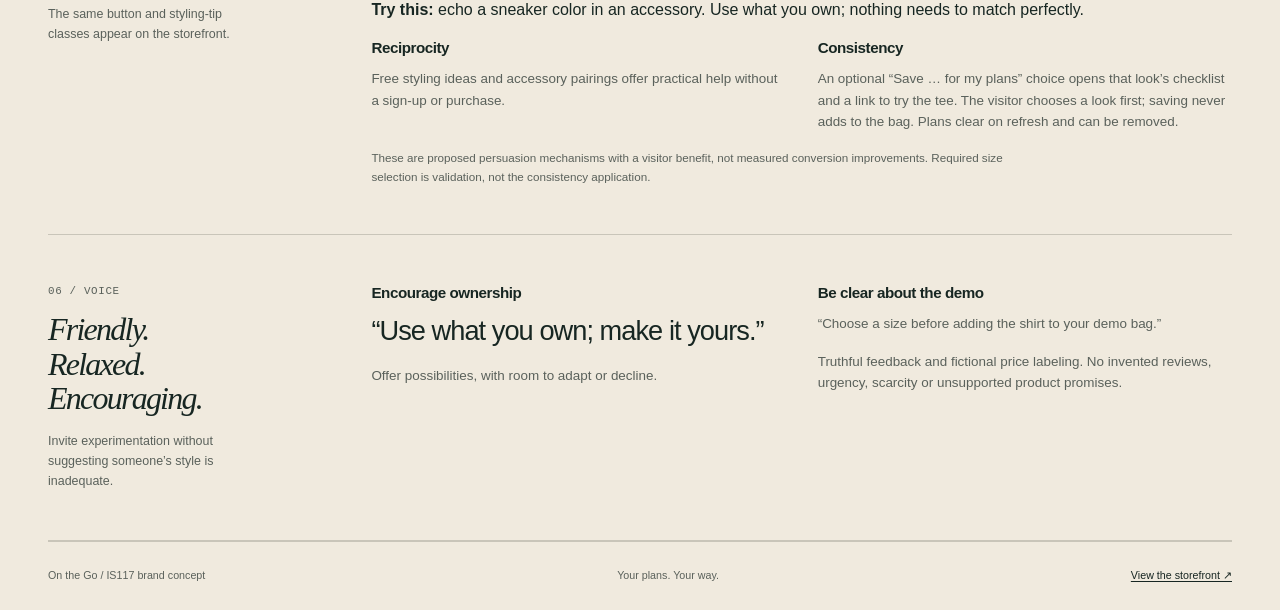
<file: public/styleguide.html>
<!doctype html>
<html lang="en">
  <head>
    <meta charset="utf-8" />
    <meta name="viewport" content="width=device-width, initial-scale=1" />
    <meta
      name="description"
      content="On the Go live style guide: the same logo, colors, typography, imagery and components used by the storefront."
    />
    <title>On the Go — Live style guide</title>
    <link rel="icon" href="data:," />
    <link rel="stylesheet" href="styles.css?v=style-002" />
    <script src="styleguide.js" defer></script>
  </head>
  <body>
    <a class="skip-link" href="#main">Skip to content</a>
    <aside class="starter-notice" aria-label="Guide information">
      <span>On the Go / A living identity board</span
      ><a href="index.html">View the storefront ↗</a>
    </aside>
    <header class="site-header wrap">
      <a
        class="brand-link"
        href="index.html"
        aria-label="On the Go storefront home"
        ><img
          class="wordmark"
          src="assets/on-the-go-wordmark.svg"
          alt="On the Go"
          width="175"
          height="36"
      /></a>
      <nav class="main-nav" aria-label="Main navigation">
        <a class="nav-link" href="index.html">Shop</a
        ><a class="nav-link" href="styleguide.html" aria-current="page"
          >Style guide</a
        ><a class="nav-link" href="studio.html">Studio ↗</a>
      </nav>
      <span class="micro-label">Live brand board</span>
    </header>
    <main id="main">
      <section class="page-hero wrap" aria-labelledby="guide-title">
        <p class="eyebrow">On the Go / Identity 01</p>
        <h1 id="guide-title">Your plans.<br />Your way.</h1>
        <p class="hero-summary">
          Your go-to white tee for putting together a confident look, wherever
          your plans take you.
        </p>
      </section>
      <nav class="page-subnav wrap" aria-label="Style guide sections">
        <a class="section-link" href="#direction">00 Direction</a
        ><a class="section-link" href="#logo">01 Logo</a
        ><a class="section-link" href="#palette">02 Color</a
        ><a class="section-link" href="#type">03 Type</a
        ><a class="section-link" href="#imagery">04 Imagery</a
        ><a class="section-link" href="#buttons">05 Components</a
        ><a class="section-link" href="#voice">06 Voice</a>
      </nav>
      <section
        id="direction"
        class="guide-section wrap"
        aria-labelledby="direction-title"
      >
        <div class="section-heading">
          <span class="section-number">00 / Direction</span>
          <h2 id="direction-title">Everyday, elevated.</h2>
          <p>
            The chosen direction uses editorial typography and photographic
            outfit inspiration.
          </p>
        </div>
        <div class="guide-content">
          <div class="decision-grid">
            <div>
              <h3>Audience hypothesis</h3>
              <p>
                College students meeting friends who want a confident go-to
                look, but worry a plain tee feels basic. A class-day styling
                need supplies a secondary check.
              </p>
            </div>
            <div>
              <h3>Everyperson</h3>
              <p>
                An approachable brand character: friendly, relaxed and
                encouraging. This describes the brand, not a personality
                assigned to buyers.
              </p>
            </div>
            <div>
              <h3>Postmodern remix</h3>
              <p>
                Serif italics, utility labels and a rounded lime action mix
                editorial and informal visual languages. Lightly tilted framing
                adds movement without hiding the outfit.
              </p>
            </div>
          </div>
          <p class="guide-note">
            Audience needs are unvalidated hypotheses. The two original
            controlled hero explorations are preserved:
            <a href="explorations/modern.html">modernist A</a> and
            <a href="explorations/postmodern.html">postmodern B</a>.
            <a href="explorations/postmodern-photo.html"
              >B’s photographic revision</a
            >
            developed the chosen direction.
          </p>
        </div>
      </section>
      <section
        id="logo"
        class="guide-section wrap"
        aria-labelledby="logo-title"
      >
        <div class="section-heading">
          <span class="section-number">01 / Logo</span>
          <h2 id="logo-title">Forward, simply.</h2>
          <p>
            Italic lettering and a forward arrow. Use the same one-color SVG
            throughout.
          </p>
        </div>
        <div class="guide-content">
          <div class="logo-board">
            <img
              src="assets/on-the-go-wordmark.svg"
              alt="On the Go wordmark with forward arrow"
              width="350"
              height="72"
            />
          </div>
          <div class="logo-variants">
            <div class="logo-variant">
              <img
                class="wordmark"
                src="assets/on-the-go-wordmark.svg"
                alt="On the Go at navigation size"
                width="175"
                height="36"
              />
              <p>Actual navigation size · 175 × 36px</p>
            </div>
            <div class="logo-variant">
              <img
                class="logo-mono"
                src="assets/on-the-go-wordmark.svg"
                alt="On the Go in one dark ink"
                width="190"
                height="39"
              />
              <p>One color · no filter or gradient</p>
            </div>
          </div>
          <p class="guide-note">
            Keep clear space around the arrow and lettering. Avoid stretching or
            placing it over a photograph. Trademark clearance has not been
            established.
          </p>
        </div>
      </section>
      <section
        id="palette"
        class="guide-section wrap"
        aria-labelledby="palette-title"
      >
        <div class="section-heading">
          <span class="section-number">02 / Color</span>
          <h2 id="palette-title">Quiet base.<br />A little energy.</h2>
          <p>
            These values are read directly from the storefront’s shared CSS
            variables.
          </p>
        </div>
        <div class="guide-content">
          <div class="palette-grid">
            <article class="palette-card">
              <div
                class="color-swatch"
                style="--swatch-color: var(--color-paper)"
              ></div>
              <h3>Paper</h3>
              <code data-color-token="--color-paper">CSS token</code>
              <p>Warm page background</p>
            </article>
            <article class="palette-card">
              <div
                class="color-swatch"
                style="--swatch-color: var(--color-ink)"
              ></div>
              <h3>Ink</h3>
              <code data-color-token="--color-ink">CSS token</code>
              <p>Text, outlines and logo</p>
            </article>
            <article class="palette-card">
              <div
                class="color-swatch"
                style="--swatch-color: var(--color-accent)"
              ></div>
              <h3>Accent</h3>
              <code data-color-token="--color-accent">CSS token</code>
              <p>Primary action and emphasis</p>
            </article>
            <article class="palette-card">
              <div
                class="color-swatch"
                style="--swatch-color: var(--color-soft)"
              ></div>
              <h3>Soft</h3>
              <code data-color-token="--color-soft">CSS token</code>
              <p>Image and component surfaces</p>
            </article>
            <article class="palette-card">
              <div
                class="color-swatch"
                style="--swatch-color: var(--color-muted)"
              ></div>
              <h3>Muted</h3>
              <code data-color-token="--color-muted">CSS token</code>
              <p>Supporting information</p>
            </article>
          </div>
        </div>
      </section>
      <section
        id="type"
        class="guide-section wrap"
        aria-labelledby="type-title"
      >
        <div class="section-heading">
          <span class="section-number">03 / Typography</span>
          <h2 id="type-title">Easy to read.<br />Room for character.</h2>
          <p>
            Georgia italic for display; Arial/Helvetica for body; system
            monospace for labels. All include local fallbacks.
          </p>
        </div>
        <div class="guide-content">
          <div class="type-specimen">
            <span class="type-label">Shared display family / italic / 400</span>
            <p class="type-display">Your plans.<br />Your way.</p>
          </div>
          <div class="type-specimen">
            <span class="type-label">Shared body family / regular</span>
            <p class="type-body">
              Your go-to white tee for putting together a confident look,
              wherever your plans take you.
            </p>
          </div>
          <div class="type-specimen">
            <span class="type-label">Shared utility label</span>
            <p class="type-mono">One white tee. Your own style.</p>
          </div>
          <div class="spacing-grid">
            <div class="spacing-token">
              <div
                class="spacing-bar"
                style="--token-size: var(--space-2)"
              ></div>
              <span class="token-name">Space 2</span
              ><code data-space-token="--space-2">CSS token</code>
            </div>
            <div class="spacing-token">
              <div
                class="spacing-bar"
                style="--token-size: var(--space-4)"
              ></div>
              <span class="token-name">Space 4</span
              ><code data-space-token="--space-4">CSS token</code>
            </div>
            <div class="spacing-token">
              <div
                class="spacing-bar"
                style="--token-size: var(--space-6)"
              ></div>
              <span class="token-name">Space 6</span
              ><code data-space-token="--space-6">CSS token</code>
            </div>
          </div>
        </div>
      </section>
      <section
        id="imagery"
        class="guide-section wrap"
        aria-labelledby="imagery-title"
      >
        <div class="section-heading">
          <span class="section-number">04 / Imagery</span>
          <h2 id="imagery-title">Show the whole idea.</h2>
          <p>
            Photographic outfit concepts with Black men and women. Keep styling
            open to all genders.
          </p>
        </div>
        <div class="guide-content">
          <div class="guide-image-pair">
            <figure>
              <img
                src="assets/on-the-go-streetwear-v2.png"
                alt="AI-generated Black male model in a white tee, relaxed jeans and statement sneakers"
                width="1024"
                height="1536"
              />
              <figcaption>Streetwear / plans with friends</figcaption>
            </figure>
            <figure>
              <img
                src="assets/on-the-go-clean-casual-v1.png"
                alt="AI-generated Black female model in a white tee, black trousers, simple sneakers and silver accessories"
                width="1024"
                height="1536"
              />
              <figcaption>Clean casual / class to coffee</figcaption>
            </figure>
          </div>
          <p class="guide-note">
            These example images are AI-generated outfit inspiration, not
            photographs of a tested product. Keep the tee white and unbranded;
            show useful accessory details. Images do not establish fabric,
            comfort, fit or manufacturing claims. Styling pieces are not offered
            for sale. The
            <a href="index.html#outfits">six-look storefront gallery</a> extends
            this same visual treatment to smart casual, sporty casual, easy
            layers and relaxed weekend ideas.
          </p>
        </div>
      </section>
      <section
        id="buttons"
        class="guide-section wrap"
        aria-labelledby="buttons-title"
      >
        <div class="section-heading">
          <span class="section-number">05 / Components</span>
          <h2 id="buttons-title">A useful next step.</h2>
          <p>
            The same button and styling-tip classes appear on the storefront.
          </p>
        </div>
        <div class="guide-content">
          <div class="button-samples">
            <a class="button button-primary" href="index.html#outfits"
              >Find your outfit <span aria-hidden="true">↗</span></a
            ><a class="button button-secondary" href="index.html#product-title"
              >Try the white tee <span aria-hidden="true">↗</span></a
            >
          </div>
          <p class="outfit-tip">
            <strong>Try this:</strong> echo a sneaker color in an accessory. Use
            what you own; nothing needs to match perfectly.
          </p>
          <div class="voice-grid">
            <div>
              <h3>Reciprocity</h3>
              <p>
                Free styling ideas and accessory pairings offer practical help
                without a sign-up or purchase.
              </p>
            </div>
            <div>
              <h3>Consistency</h3>
              <p>
                An optional “Save … for my plans” choice opens that look’s
                checklist and a link to try the tee. The visitor chooses a look
                first; saving never adds to the bag. Plans clear on refresh and
                can be removed.
              </p>
            </div>
          </div>
          <p class="guide-note">
            These are proposed persuasion mechanisms with a visitor benefit, not
            measured conversion improvements. Required size selection is
            validation, not the consistency application.
          </p>
        </div>
      </section>
      <section
        id="voice"
        class="guide-section wrap"
        aria-labelledby="voice-title"
      >
        <div class="section-heading">
          <span class="section-number">06 / Voice</span>
          <h2 id="voice-title">Friendly.<br />Relaxed.<br />Encouraging.</h2>
          <p>
            Invite experimentation without suggesting someone’s style is
            inadequate.
          </p>
        </div>
        <div class="guide-content">
          <div class="voice-grid">
            <div>
              <h3>Encourage ownership</h3>
              <p class="voice-example">“Use what you own; make it yours.”</p>
              <p>Offer possibilities, with room to adapt or decline.</p>
            </div>
            <div>
              <h3>Be clear about the demo</h3>
              <p>“Choose a size before adding the shirt to your demo bag.”</p>
              <p>
                Truthful feedback and fictional price labeling. No invented
                reviews, urgency, scarcity or unsupported product promises.
              </p>
            </div>
          </div>
        </div>
      </section>
    </main>
    <footer class="site-footer wrap">
      <p>On the Go / IS117 brand concept</p>
      <p class="footer-tagline">Your plans. Your way.</p>
      <a href="index.html">View the storefront ↗</a>
    </footer>
  </body>
</html>
</file>
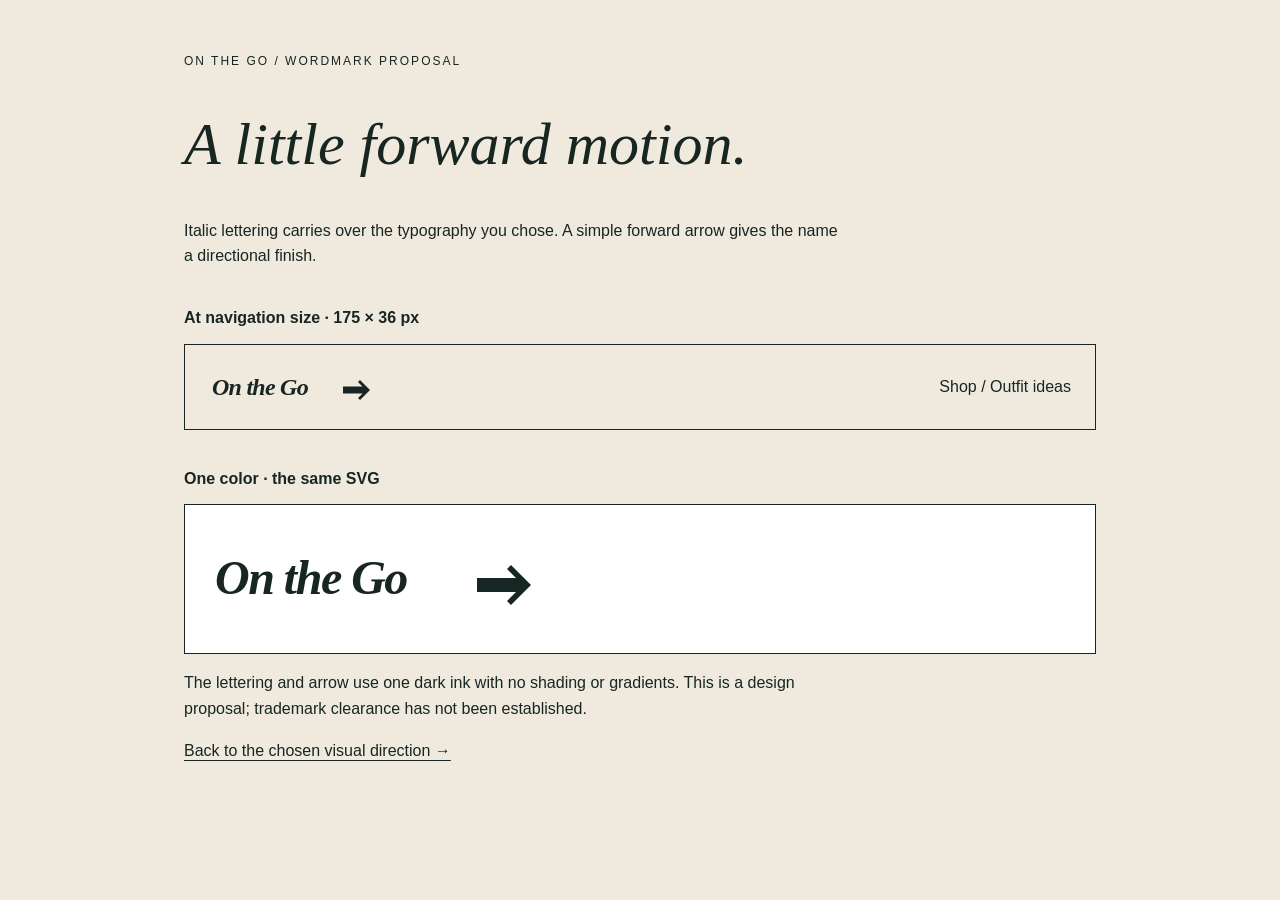
<file: public/explorations/logo.html>
<!doctype html>
<html lang="en">
  <head>
    <meta charset="utf-8" />
    <meta name="viewport" content="width=device-width, initial-scale=1" />
    <title>On the Go — wordmark proposal</title>
    <link rel="icon" href="data:," />
    <link rel="stylesheet" href="logo.css" />
  </head>
  <body>
    <main>
      <p class="label">On the Go / Wordmark proposal</p>
      <h1>A little forward motion.</h1>
      <p>
        Italic lettering carries over the typography you chose. A simple forward
        arrow gives the name a directional finish.
      </p>
      <section aria-labelledby="nav-title">
        <h2 id="nav-title">At navigation size · 175 × 36 px</h2>
        <div class="navigation">
          <img
            src="../assets/on-the-go-wordmark.svg"
            alt="On the Go, with a forward arrow"
            width="175"
            height="36"
          />
          <span>Shop / Outfit ideas</span>
        </div>
      </section>
      <section aria-labelledby="ink-title">
        <h2 id="ink-title">One color · the same SVG</h2>
        <div class="single-ink">
          <img
            src="../assets/on-the-go-wordmark.svg"
            alt="Single-color On the Go wordmark"
            width="350"
            height="72"
          />
        </div>
        <p>
          The lettering and arrow use one dark ink with no shading or gradients.
          This is a design proposal; trademark clearance has not been
          established.
        </p>
      </section>
      <a href="postmodern-photo.html">Back to the chosen visual direction →</a>
    </main>
  </body>
</html>
</file>
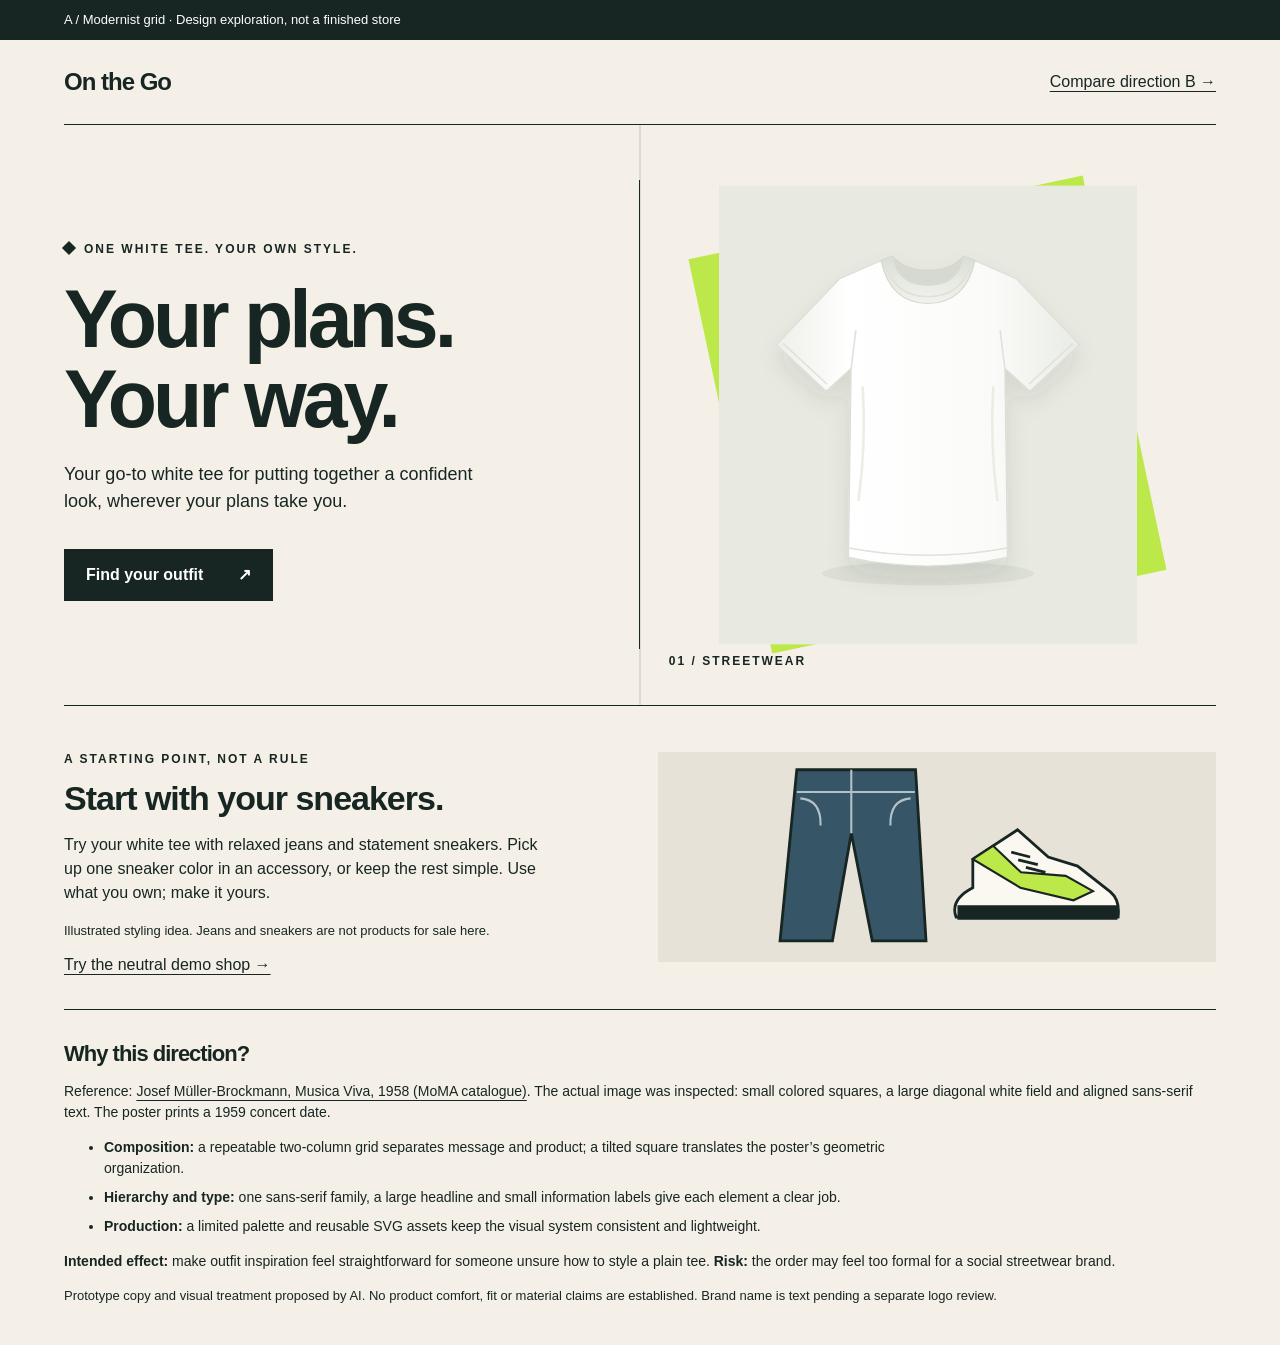
<file: public/explorations/modern.html>
<!doctype html>
<html lang="en">
  <head>
    <meta charset="utf-8" />
    <meta name="viewport" content="width=device-width, initial-scale=1" />
    <title>On the Go — A: Modernist grid</title>
    <link rel="icon" href="data:," />
    <link rel="stylesheet" href="directions.css" />
  </head>
  <body class="exploration">
    <div class="preview-bar">
      A / Modernist grid · Design exploration, not a finished store
    </div>
    <header class="masthead">
      <a class="name" href="../index.html">On the Go</a>
      <a href="postmodern.html">Compare direction B →</a>
    </header>
    <main>
      <section class="hero modern" aria-labelledby="hero-title">
        <div class="message">
          <p class="eyebrow">One white tee. Your own style.</p>
          <h1 id="hero-title">Your plans.<br />Your way.</h1>
          <p class="promise">
            Your go-to white tee for putting together a confident look, wherever
            your plans take you.
          </p>
          <a class="action" href="#outfit"
            >Find your outfit <span aria-hidden="true">↗</span></a
          >
        </div>
        <div class="art">
          <img
            class="shirt"
            src="../assets/white-shirt.svg"
            alt="Plain white, unbranded short-sleeved T-shirt"
            width="800"
            height="880"
          />
          <span class="art-label">01 / STREETWEAR</span>
        </div>
      </section>
      <section class="outfit" id="outfit" aria-labelledby="outfit-title">
        <div>
          <p class="eyebrow">A starting point, not a rule</p>
          <h2 id="outfit-title">Start with your sneakers.</h2>
          <p>
            Try your white tee with relaxed jeans and statement sneakers. Pick
            up one sneaker color in an accessory, or keep the rest simple. Use
            what you own; make it yours.
          </p>
          <p class="fine">
            Illustrated styling idea. Jeans and sneakers are not products for
            sale here.
          </p>
          <a href="../index.html#product-title">Try the neutral demo shop →</a>
        </div>
        <img
          src="outfit.svg"
          alt="Illustrative blue relaxed jeans and a white sneaker with a lime panel"
          width="640"
          height="300"
        />
      </section>
      <aside class="notes" aria-labelledby="notes-title">
        <h2 id="notes-title">Why this direction?</h2>
        <p>
          Reference:
          <a href="https://www.moma.org/collection/works/7233/"
            >Josef Müller-Brockmann, Musica Viva, 1958 (MoMA catalogue)</a
          >. The actual image was inspected: small colored squares, a large
          diagonal white field and aligned sans-serif text. The poster prints a
          1959 concert date.
        </p>
        <ul>
          <li>
            <strong>Composition:</strong> a repeatable two-column grid separates
            message and product; a tilted square translates the poster’s
            geometric organization.
          </li>
          <li>
            <strong>Hierarchy and type:</strong> one sans-serif family, a large
            headline and small information labels give each element a clear job.
          </li>
          <li>
            <strong>Production:</strong> a limited palette and reusable SVG
            assets keep the visual system consistent and lightweight.
          </li>
        </ul>
        <p>
          <strong>Intended effect:</strong> make outfit inspiration feel
          straightforward for someone unsure how to style a plain tee.
          <strong>Risk:</strong> the order may feel too formal for a social
          streetwear brand.
        </p>
        <p class="fine">
          Prototype copy and visual treatment proposed by AI. No product
          comfort, fit or material claims are established. Brand name is text
          pending a separate logo review.
        </p>
      </aside>
    </main>
  </body>
</html>
</file>
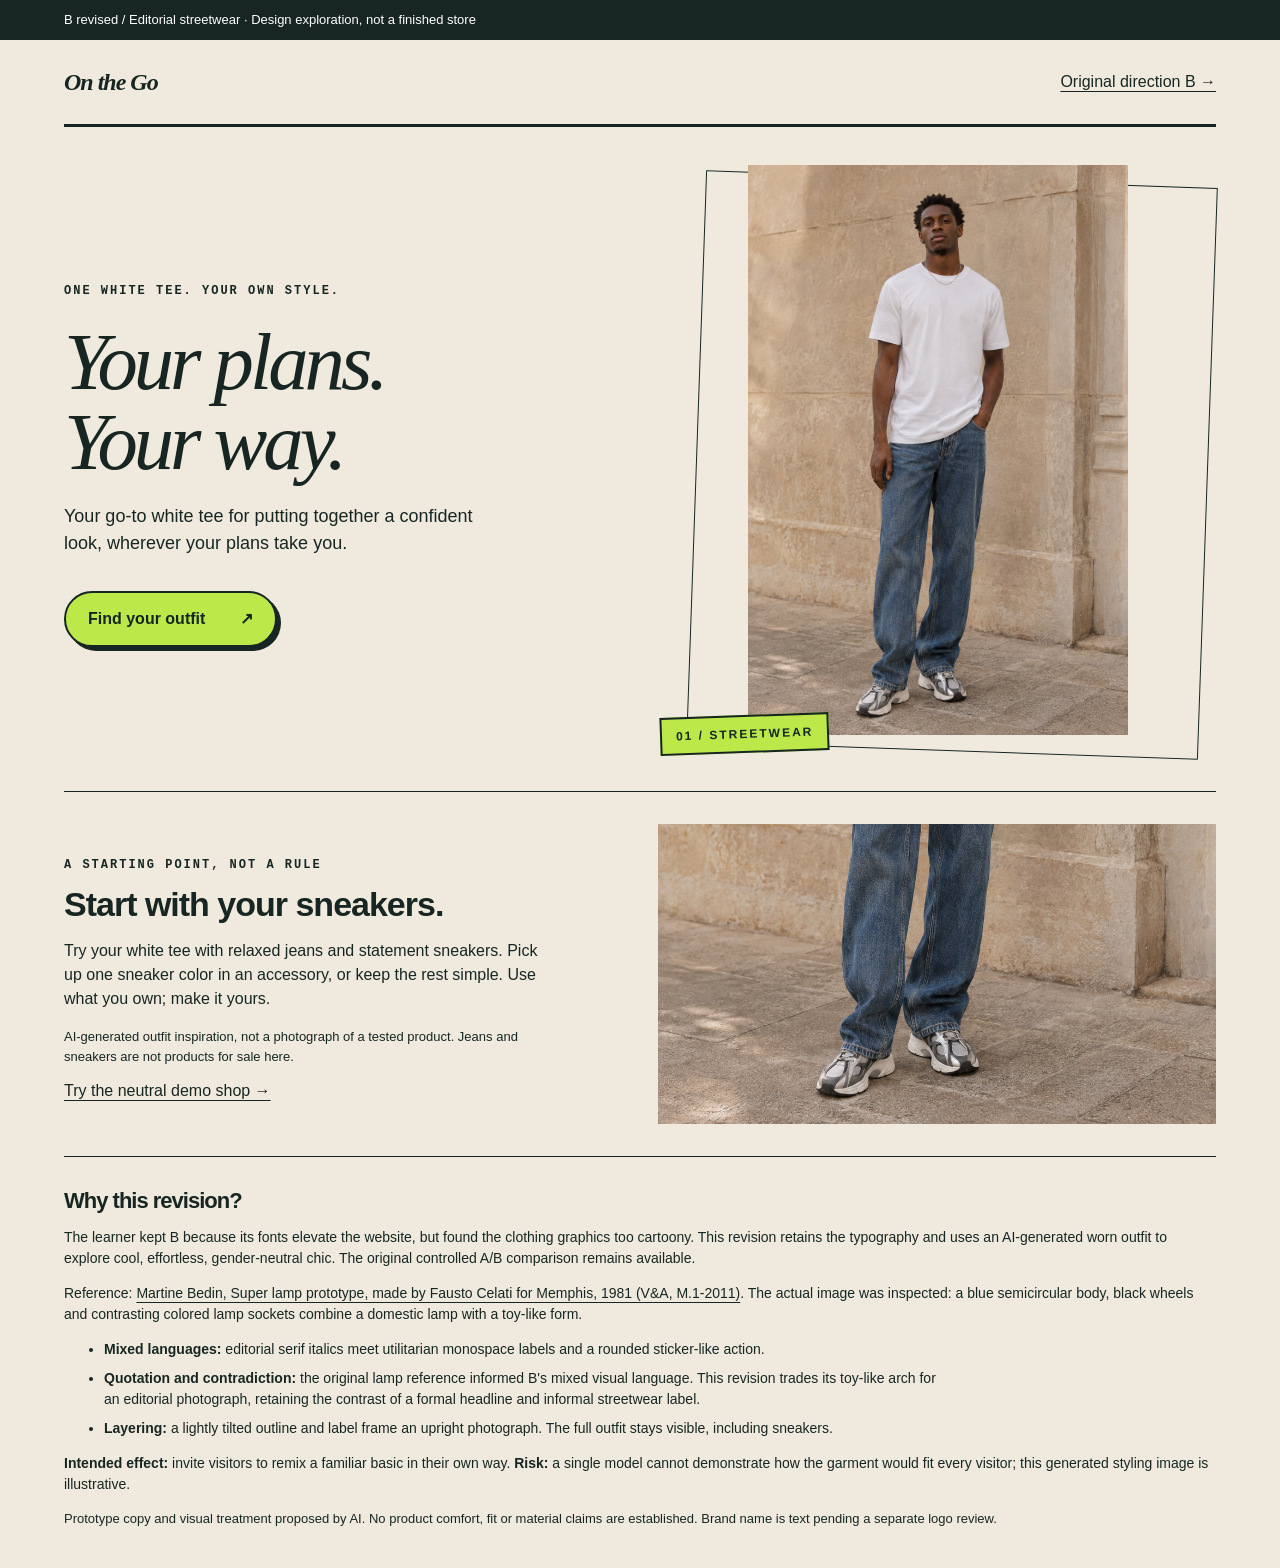
<file: public/explorations/postmodern-photo.html>
<!doctype html>
<html lang="en">
  <head>
    <meta charset="utf-8" />
    <meta name="viewport" content="width=device-width, initial-scale=1" />
    <title>On the Go — B revised: Editorial streetwear</title>
    <link rel="icon" href="data:," />
    <link rel="stylesheet" href="directions.css" />
    <link rel="stylesheet" href="photographic.css" />
  </head>
  <body class="exploration postmodern photographic">
    <div class="preview-bar">
      B revised / Editorial streetwear · Design exploration, not a finished
      store
    </div>
    <header class="masthead">
      <a class="name" href="../index.html">On the Go</a>
      <a href="postmodern.html">Original direction B →</a>
    </header>
    <main>
      <section class="hero" aria-labelledby="hero-title">
        <div class="message">
          <p class="eyebrow">One white tee. Your own style.</p>
          <h1 id="hero-title">Your plans.<br />Your way.</h1>
          <p class="promise">
            Your go-to white tee for putting together a confident look, wherever
            your plans take you.
          </p>
          <a class="action" href="#outfit"
            >Find your outfit <span aria-hidden="true">↗</span></a
          >
        </div>
        <div class="art">
          <img
            class="shirt"
            src="../assets/on-the-go-streetwear-v2.png"
            alt="AI-generated styling concept: a Black male adult wearing a plain white tee, relaxed blue jeans and chunky sneakers against a warm stone wall"
            width="1024"
            height="1536"
          />
          <span class="art-label">01 / STREETWEAR</span>
        </div>
      </section>
      <section class="outfit" id="outfit" aria-labelledby="outfit-title">
        <div>
          <p class="eyebrow">A starting point, not a rule</p>
          <h2 id="outfit-title">Start with your sneakers.</h2>
          <p>
            Try your white tee with relaxed jeans and statement sneakers. Pick
            up one sneaker color in an accessory, or keep the rest simple. Use
            what you own; make it yours.
          </p>
          <p class="fine">
            AI-generated outfit inspiration, not a photograph of a tested
            product. Jeans and sneakers are not products for sale here.
          </p>
          <a href="../index.html#product-title">Try the neutral demo shop →</a>
        </div>
        <img
          src="../assets/on-the-go-streetwear-v2.png"
          alt="Detail of the AI-generated outfit: relaxed jeans and sculptural gray-and-white sneakers"
          width="1024"
          height="1536"
        />
      </section>
      <aside class="notes" aria-labelledby="notes-title">
        <h2 id="notes-title">Why this revision?</h2>
        <p>
          The learner kept B because its fonts elevate the website, but found
          the clothing graphics too cartoony. This revision retains the
          typography and uses an AI-generated worn outfit to explore cool,
          effortless, gender-neutral chic. The original controlled A/B
          comparison remains available.
        </p>
        <p>
          Reference:
          <a href="https://www.vam.ac.uk/articles/what-is-postmodernism/"
            >Martine Bedin, Super lamp prototype, made by Fausto Celati for
            Memphis, 1981 (V&amp;A, M.1-2011)</a
          >. The actual image was inspected: a blue semicircular body, black
          wheels and contrasting colored lamp sockets combine a domestic lamp
          with a toy-like form.
        </p>
        <ul>
          <li>
            <strong>Mixed languages:</strong> editorial serif italics meet
            utilitarian monospace labels and a rounded sticker-like action.
          </li>
          <li>
            <strong>Quotation and contradiction:</strong> the original lamp
            reference informed B's mixed visual language. This revision trades
            its toy-like arch for an editorial photograph, retaining the
            contrast of a formal headline and informal streetwear label.
          </li>
          <li>
            <strong>Layering:</strong> a lightly tilted outline and label frame
            an upright photograph. The full outfit stays visible, including
            sneakers.
          </li>
        </ul>
        <p>
          <strong>Intended effect:</strong> invite visitors to remix a familiar
          basic in their own way. <strong>Risk:</strong> a single model cannot
          demonstrate how the garment would fit every visitor; this generated
          styling image is illustrative.
        </p>
        <p class="fine">
          Prototype copy and visual treatment proposed by AI. No product
          comfort, fit or material claims are established. Brand name is text
          pending a separate logo review.
        </p>
      </aside>
    </main>
  </body>
</html>
</file>
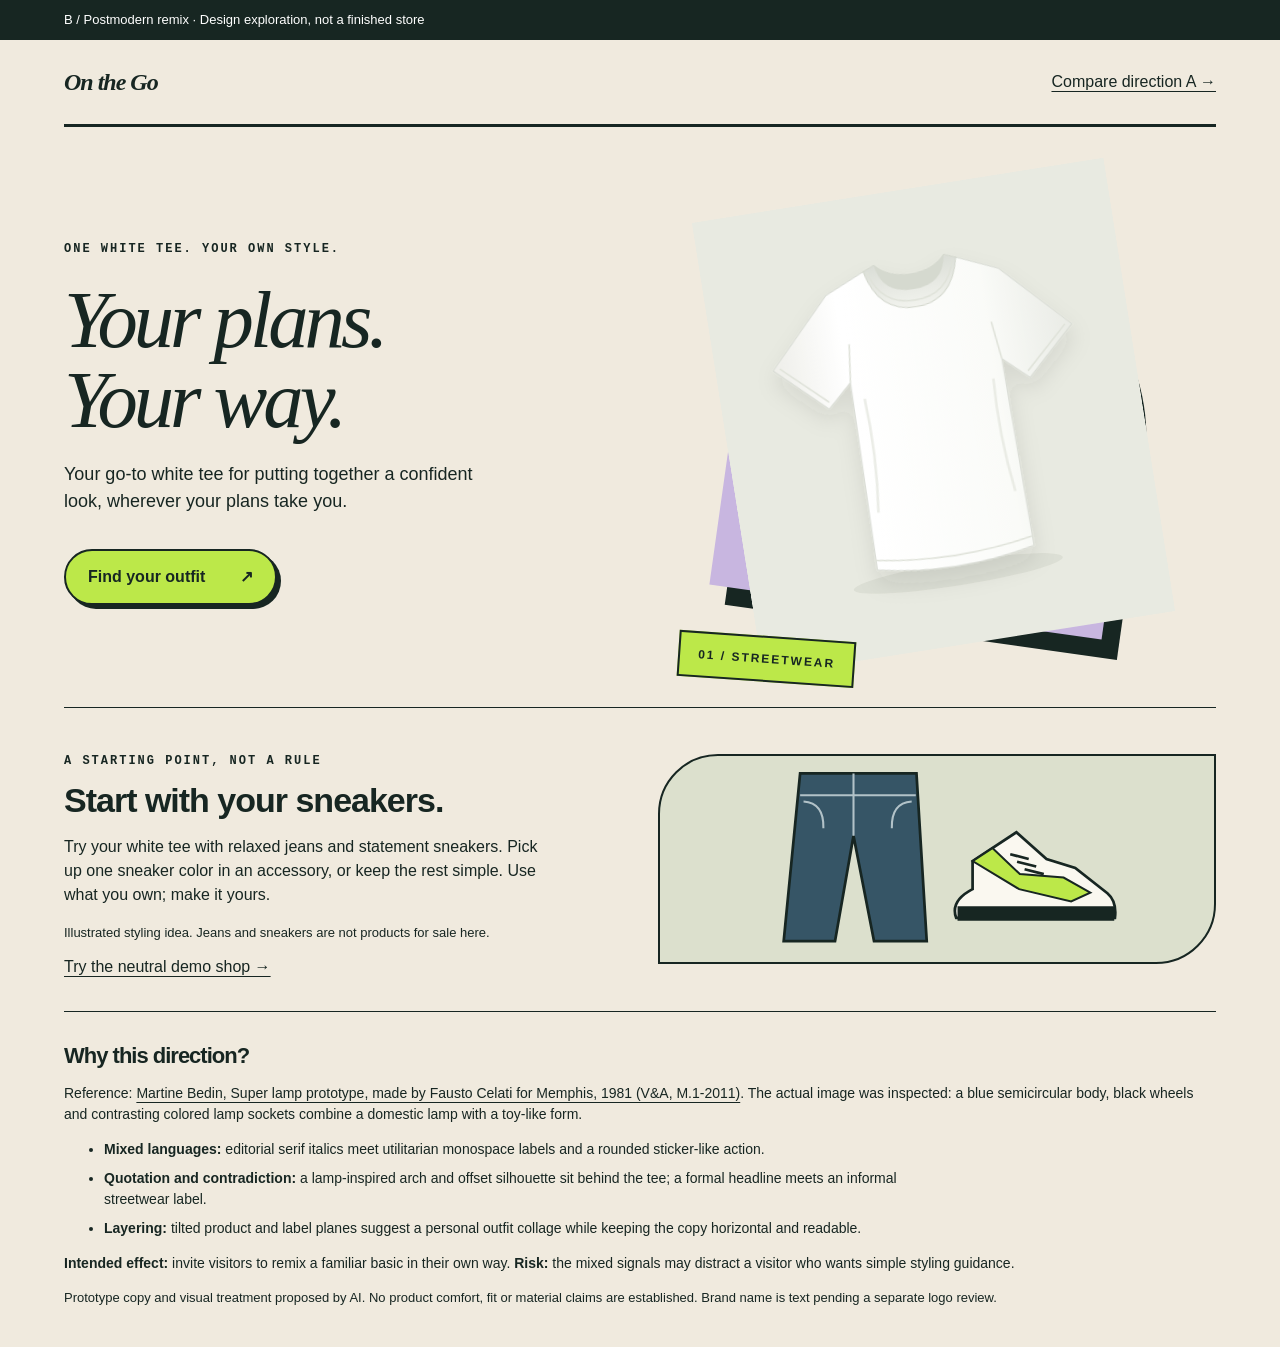
<file: public/explorations/postmodern.html>
<!doctype html>
<html lang="en">
  <head>
    <meta charset="utf-8" />
    <meta name="viewport" content="width=device-width, initial-scale=1" />
    <title>On the Go — B: Postmodern remix</title>
    <link rel="icon" href="data:," />
    <link rel="stylesheet" href="directions.css" />
  </head>
  <body class="exploration postmodern">
    <div class="preview-bar">
      B / Postmodern remix · Design exploration, not a finished store
    </div>
    <header class="masthead">
      <a class="name" href="../index.html">On the Go</a>
      <a href="modern.html">Compare direction A →</a>
    </header>
    <main>
      <section class="hero" aria-labelledby="hero-title">
        <div class="message">
          <p class="eyebrow">One white tee. Your own style.</p>
          <h1 id="hero-title">Your plans.<br />Your way.</h1>
          <p class="promise">
            Your go-to white tee for putting together a confident look, wherever
            your plans take you.
          </p>
          <a class="action" href="#outfit"
            >Find your outfit <span aria-hidden="true">↗</span></a
          >
        </div>
        <div class="art">
          <img
            class="shirt"
            src="../assets/white-shirt.svg"
            alt="Plain white, unbranded short-sleeved T-shirt"
            width="800"
            height="880"
          />
          <span class="art-label">01 / STREETWEAR</span>
        </div>
      </section>
      <section class="outfit" id="outfit" aria-labelledby="outfit-title">
        <div>
          <p class="eyebrow">A starting point, not a rule</p>
          <h2 id="outfit-title">Start with your sneakers.</h2>
          <p>
            Try your white tee with relaxed jeans and statement sneakers. Pick
            up one sneaker color in an accessory, or keep the rest simple. Use
            what you own; make it yours.
          </p>
          <p class="fine">
            Illustrated styling idea. Jeans and sneakers are not products for
            sale here.
          </p>
          <a href="../index.html#product-title">Try the neutral demo shop →</a>
        </div>
        <img
          src="outfit.svg"
          alt="Illustrative blue relaxed jeans and a white sneaker with a lime panel"
          width="640"
          height="300"
        />
      </section>
      <aside class="notes" aria-labelledby="notes-title">
        <h2 id="notes-title">Why this direction?</h2>
        <p>
          Reference:
          <a href="https://www.vam.ac.uk/articles/what-is-postmodernism/"
            >Martine Bedin, Super lamp prototype, made by Fausto Celati for
            Memphis, 1981 (V&amp;A, M.1-2011)</a
          >. The actual image was inspected: a blue semicircular body, black
          wheels and contrasting colored lamp sockets combine a domestic lamp
          with a toy-like form.
        </p>
        <ul>
          <li>
            <strong>Mixed languages:</strong> editorial serif italics meet
            utilitarian monospace labels and a rounded sticker-like action.
          </li>
          <li>
            <strong>Quotation and contradiction:</strong> a lamp-inspired arch
            and offset silhouette sit behind the tee; a formal headline meets an
            informal streetwear label.
          </li>
          <li>
            <strong>Layering:</strong> tilted product and label planes suggest a
            personal outfit collage while keeping the copy horizontal and
            readable.
          </li>
        </ul>
        <p>
          <strong>Intended effect:</strong> invite visitors to remix a familiar
          basic in their own way. <strong>Risk:</strong> the mixed signals may
          distract a visitor who wants simple styling guidance.
        </p>
        <p class="fine">
          Prototype copy and visual treatment proposed by AI. No product
          comfort, fit or material claims are established. Brand name is text
          pending a separate logo review.
        </p>
      </aside>
    </main>
  </body>
</html>
</file>
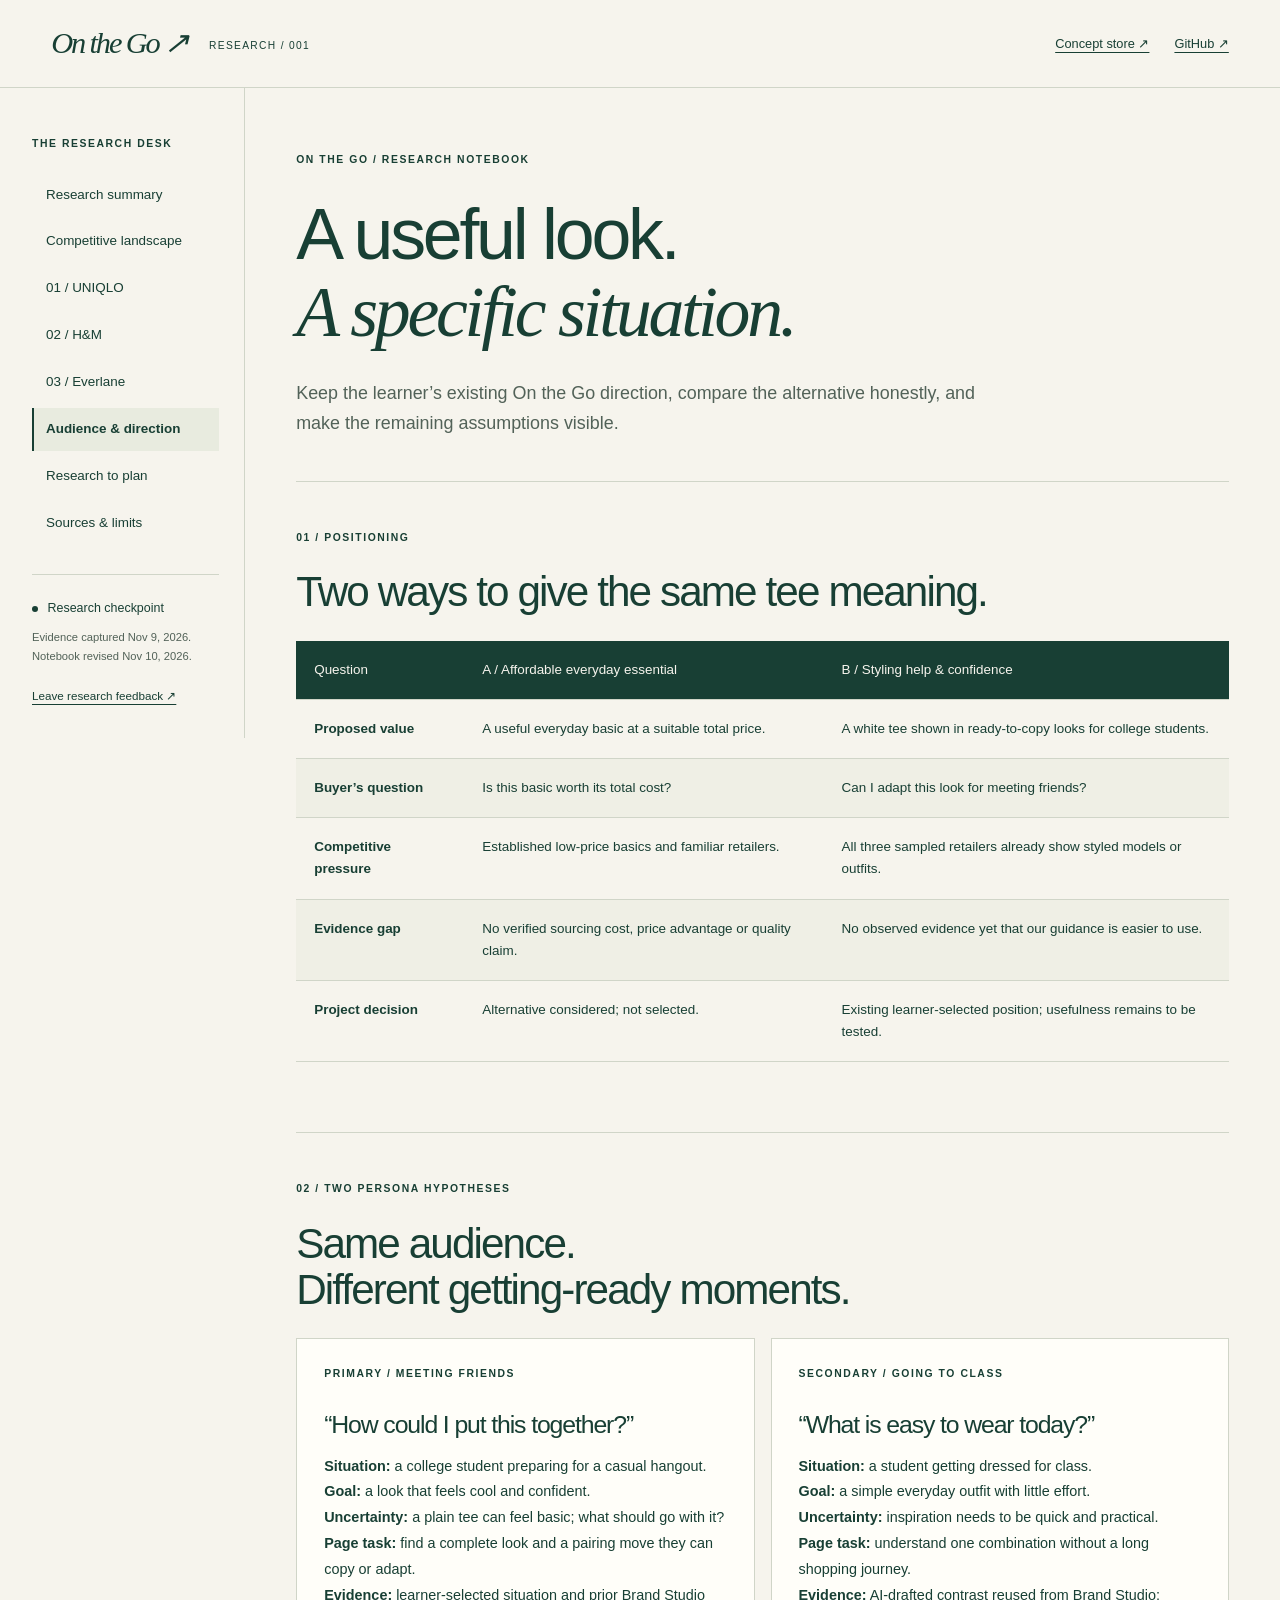
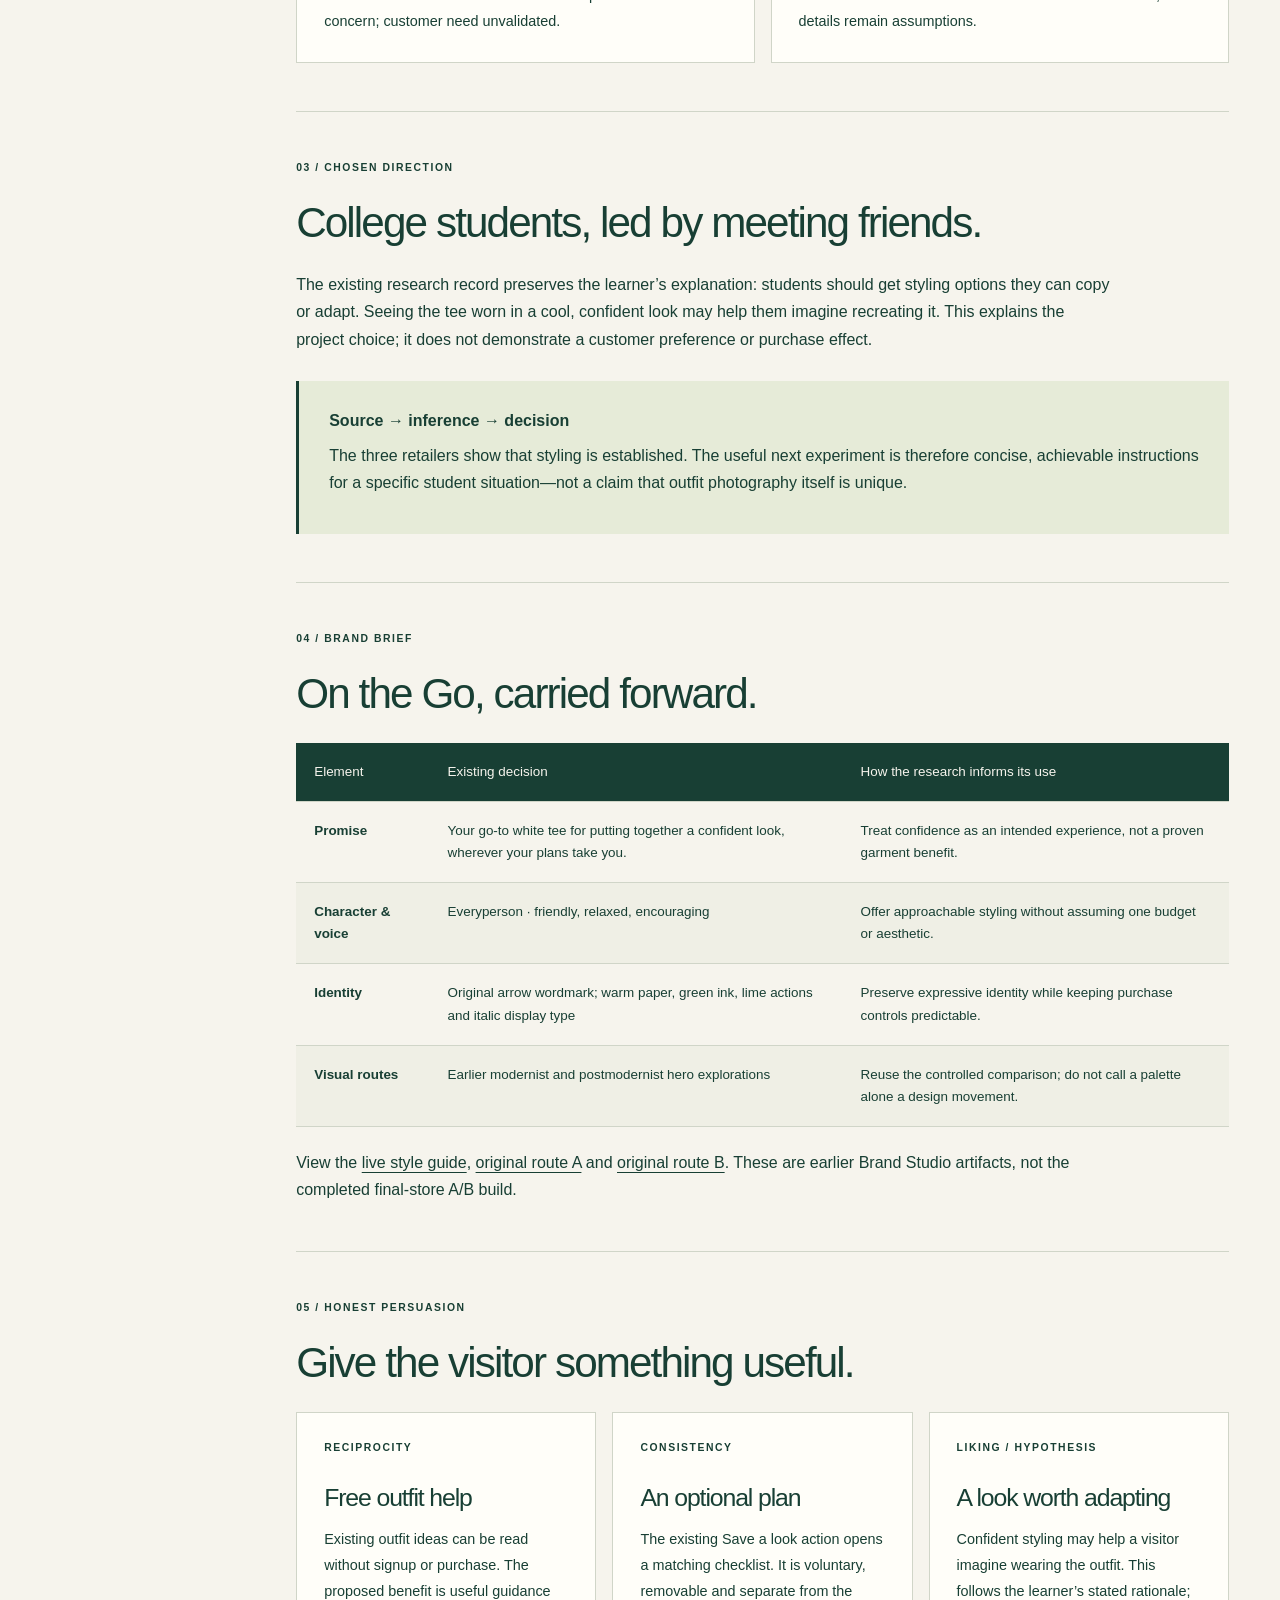
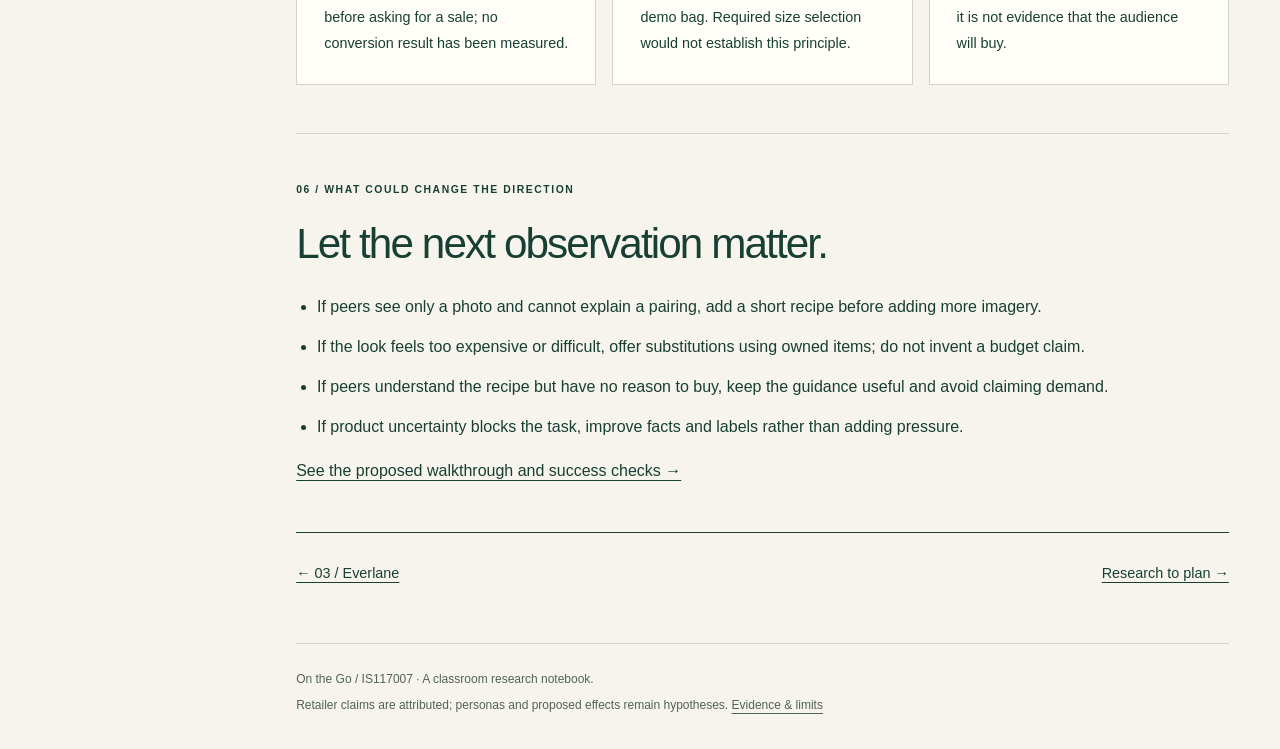
<file: public/research/direction.html>
<!doctype html>
<html lang="en">
  <head>
    <meta charset="utf-8" />
    <meta name="viewport" content="width=device-width, initial-scale=1" />
    <meta
      name="description"
      content="Keep the learner’s existing On the Go direction, compare the alternative honestly, and make the remaining assumptions visible."
    />
    <title>Audience and direction | On the Go Research</title>
    <link rel="icon" href="data:," />
    <link rel="stylesheet" href="research.css?v=style-002" />
  </head>
  <body>
    <a class="skip" href="#main">Skip to research</a>
    <header class="topbar">
      <a class="wordmark" href="index.html"
        >On the Go <span aria-hidden="true">↗</span
        ><span class="notebook">RESEARCH / 001</span></a
      >
      <nav aria-label="Project links">
        <a href="../index.html">Concept store ↗</a
        ><a href="https://github.com/Starlynn73/IS117007">GitHub ↗</a>
      </nav>
    </header>
    <div class="layout">
      <aside class="sidebar">
        <p class="eyebrow">THE RESEARCH DESK</p>
        <nav aria-label="Research notebook">
          <a href="index.html">Research summary</a
          ><a href="landscape.html">Competitive landscape</a
          ><a href="uniqlo.html">01 / UNIQLO</a
          ><a href="hm.html">02 / H&amp;M</a
          ><a href="everlane.html">03 / Everlane</a
          ><a href="direction.html" aria-current="page"
            >Audience &amp; direction</a
          ><a href="next-steps.html">Research to plan</a
          ><a href="sources.html">Sources &amp; limits</a>
        </nav>
        <div class="side-note">
          <span class="status-dot" aria-hidden="true"></span> Research
          checkpoint<br /><span
            >Evidence captured Nov 9, 2026.<br />Notebook revised Nov 10,
            2026.</span
          >
        </div>
        <a
          class="feedback-link"
          href="https://github.com/Starlynn73/IS117007/issues/3"
          >Leave research feedback ↗</a
        >
      </aside>
      <main id="main">
        <div class="page-heading">
          <p class="eyebrow">ON THE GO / RESEARCH NOTEBOOK</p>
          <h1>A useful look.<br /><em>A specific situation.</em></h1>
          <p class="dek">
            Keep the learner’s existing On the Go direction, compare the
            alternative honestly, and make the remaining assumptions visible.
          </p>
        </div>
        <section class="section">
          <p class="eyebrow">01 / POSITIONING</p>
          <h2>Two ways to give the same tee meaning.</h2>
          <section
            class="table-scroll"
            tabindex="0"
            aria-label="Comparison table 1"
          >
            <table>
              <thead>
                <tr>
                  <th scope="col">Question</th>
                  <th scope="col">A / Affordable everyday essential</th>
                  <th scope="col">B / Styling help &amp; confidence</th>
                </tr>
              </thead>
              <tbody>
                <tr>
                  <td>Proposed value</td>
                  <td>A useful everyday basic at a suitable total price.</td>
                  <td>
                    A white tee shown in ready-to-copy looks for college
                    students.
                  </td>
                </tr>
                <tr>
                  <td>Buyer’s question</td>
                  <td>Is this basic worth its total cost?</td>
                  <td>Can I adapt this look for meeting friends?</td>
                </tr>
                <tr>
                  <td>Competitive pressure</td>
                  <td>Established low-price basics and familiar retailers.</td>
                  <td>
                    All three sampled retailers already show styled models or
                    outfits.
                  </td>
                </tr>
                <tr>
                  <td>Evidence gap</td>
                  <td>
                    No verified sourcing cost, price advantage or quality claim.
                  </td>
                  <td>
                    No observed evidence yet that our guidance is easier to use.
                  </td>
                </tr>
                <tr>
                  <td>Project decision</td>
                  <td>Alternative considered; not selected.</td>
                  <td>
                    Existing learner-selected position; usefulness remains to be
                    tested.
                  </td>
                </tr>
              </tbody>
            </table>
          </section>
        </section>
        <section class="section">
          <p class="eyebrow">02 / TWO PERSONA HYPOTHESES</p>
          <h2>Same audience.<br />Different getting-ready moments.</h2>
          <div class="cards">
            <article class="card">
              <p class="eyebrow">PRIMARY / MEETING FRIENDS</p>
              <h3>“How could I put this together?”</h3>
              <p>
                <strong>Situation:</strong> a college student preparing for a
                casual hangout.<br /><strong>Goal:</strong> a look that feels
                cool and confident.<br /><strong>Uncertainty:</strong> a plain
                tee can feel basic; what should go with it?<br /><strong
                  >Page task:</strong
                >
                find a complete look and a pairing move they can copy or
                adapt.<br /><strong>Evidence:</strong> learner-selected
                situation and prior Brand Studio concern; customer need
                unvalidated.
              </p>
            </article>
            <article class="card">
              <p class="eyebrow">SECONDARY / GOING TO CLASS</p>
              <h3>“What is easy to wear today?”</h3>
              <p>
                <strong>Situation:</strong> a student getting dressed for
                class.<br /><strong>Goal:</strong> a simple everyday outfit with
                little effort.<br /><strong>Uncertainty:</strong> inspiration
                needs to be quick and practical.<br /><strong
                  >Page task:</strong
                >
                understand one combination without a long shopping journey.<br /><strong
                  >Evidence:</strong
                >
                AI-drafted contrast reused from Brand Studio; details remain
                assumptions.
              </p>
            </article>
          </div>
        </section>
        <section class="section">
          <p class="eyebrow">03 / CHOSEN DIRECTION</p>
          <h2>College students, led by meeting friends.</h2>
          <p>
            The existing research record preserves the learner’s explanation:
            students should get styling options they can copy or adapt. Seeing
            the tee worn in a cool, confident look may help them imagine
            recreating it. This explains the project choice; it does not
            demonstrate a customer preference or purchase effect.
          </p>
          <div class="callout">
            <strong>Source → inference → decision</strong>
            <p>
              The three retailers show that styling is established. The useful
              next experiment is therefore concise, achievable instructions for
              a specific student situation—not a claim that outfit photography
              itself is unique.
            </p>
          </div>
        </section>
        <section class="section">
          <p class="eyebrow">04 / BRAND BRIEF</p>
          <h2>On the Go, carried forward.</h2>
          <section
            class="table-scroll"
            tabindex="0"
            aria-label="Comparison table 2"
          >
            <table>
              <thead>
                <tr>
                  <th scope="col">Element</th>
                  <th scope="col">Existing decision</th>
                  <th scope="col">How the research informs its use</th>
                </tr>
              </thead>
              <tbody>
                <tr>
                  <td>Promise</td>
                  <td>
                    Your go-to white tee for putting together a confident look,
                    wherever your plans take you.
                  </td>
                  <td>
                    Treat confidence as an intended experience, not a proven
                    garment benefit.
                  </td>
                </tr>
                <tr>
                  <td>Character &amp; voice</td>
                  <td>Everyperson · friendly, relaxed, encouraging</td>
                  <td>
                    Offer approachable styling without assuming one budget or
                    aesthetic.
                  </td>
                </tr>
                <tr>
                  <td>Identity</td>
                  <td>
                    Original arrow wordmark; warm paper, green ink, lime actions
                    and italic display type
                  </td>
                  <td>
                    Preserve expressive identity while keeping purchase controls
                    predictable.
                  </td>
                </tr>
                <tr>
                  <td>Visual routes</td>
                  <td>Earlier modernist and postmodernist hero explorations</td>
                  <td>
                    Reuse the controlled comparison; do not call a palette alone
                    a design movement.
                  </td>
                </tr>
              </tbody>
            </table>
          </section>
          <p>
            View the <a href="../styleguide.html">live style guide</a>,
            <a href="../explorations/modern.html">original route A</a> and
            <a href="../explorations/postmodern.html">original route B</a>.
            These are earlier Brand Studio artifacts, not the completed
            final-store A/B build.
          </p>
        </section>
        <section class="section">
          <p class="eyebrow">05 / HONEST PERSUASION</p>
          <h2>Give the visitor something useful.</h2>
          <div class="cards">
            <article class="card">
              <p class="eyebrow">RECIPROCITY</p>
              <h3>Free outfit help</h3>
              <p>
                Existing outfit ideas can be read without signup or purchase.
                The proposed benefit is useful guidance before asking for a
                sale; no conversion result has been measured.
              </p>
            </article>
            <article class="card">
              <p class="eyebrow">CONSISTENCY</p>
              <h3>An optional plan</h3>
              <p>
                The existing Save a look action opens a matching checklist. It
                is voluntary, removable and separate from the demo bag. Required
                size selection would not establish this principle.
              </p>
            </article>
            <article class="card">
              <p class="eyebrow">LIKING / HYPOTHESIS</p>
              <h3>A look worth adapting</h3>
              <p>
                Confident styling may help a visitor imagine wearing the outfit.
                This follows the learner’s stated rationale; it is not evidence
                that the audience will buy.
              </p>
            </article>
          </div>
        </section>
        <section class="section">
          <p class="eyebrow">06 / WHAT COULD CHANGE THE DIRECTION</p>
          <h2>Let the next observation matter.</h2>
          <ul>
            <li>
              If peers see only a photo and cannot explain a pairing, add a
              short recipe before adding more imagery.
            </li>
            <li>
              If the look feels too expensive or difficult, offer substitutions
              using owned items; do not invent a budget claim.
            </li>
            <li>
              If peers understand the recipe but have no reason to buy, keep the
              guidance useful and avoid claiming demand.
            </li>
            <li>
              If product uncertainty blocks the task, improve facts and labels
              rather than adding pressure.
            </li>
          </ul>
          <a href="next-steps.html"
            >See the proposed walkthrough and success checks →</a
          >
        </section>
        <nav class="pager" aria-label="Continue reading">
          <a href="everlane.html">← 03 / Everlane</a
          ><a href="next-steps.html">Research to plan →</a>
        </nav>
        <footer>
          <p>On the Go / IS117007 · A classroom research notebook.</p>
          <p>
            Retailer claims are attributed; personas and proposed effects remain
            hypotheses. <a href="sources.html">Evidence &amp; limits</a>
          </p>
        </footer>
      </main>
    </div>
  </body>
</html>
</file>
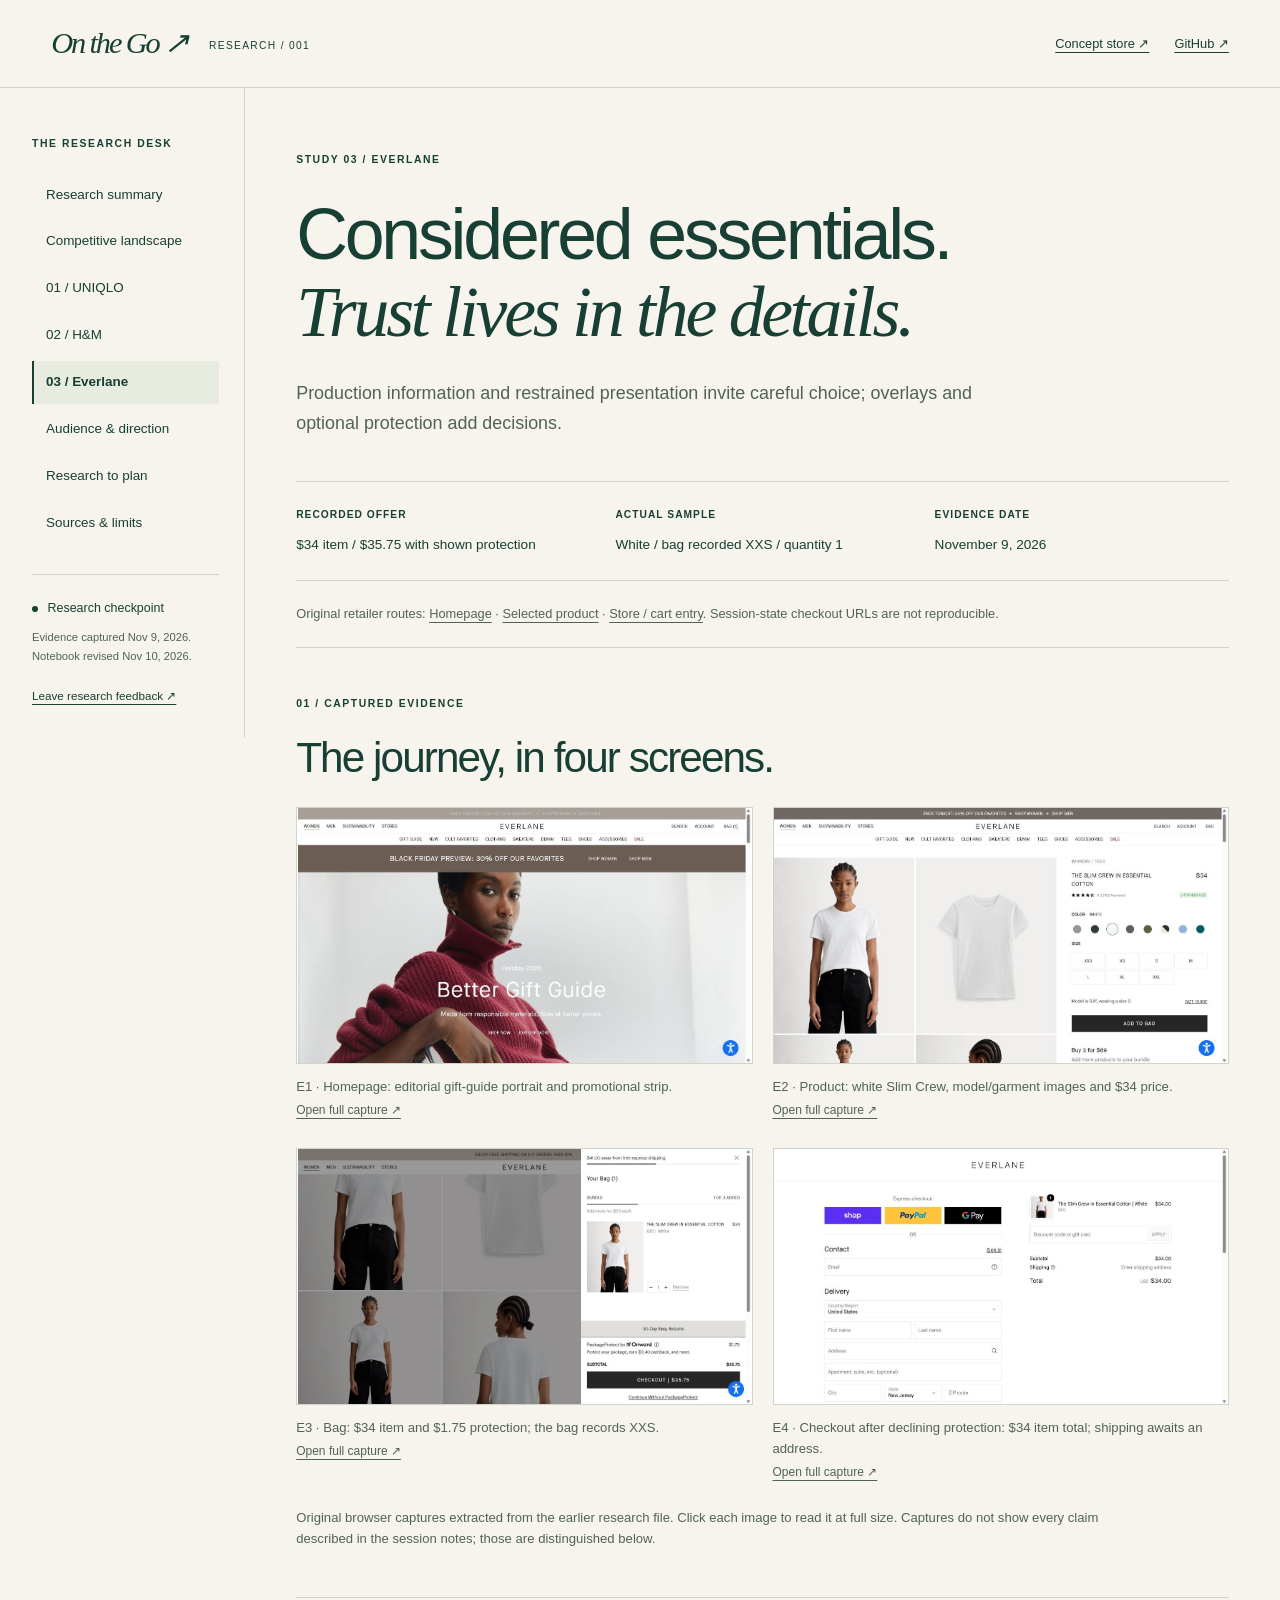
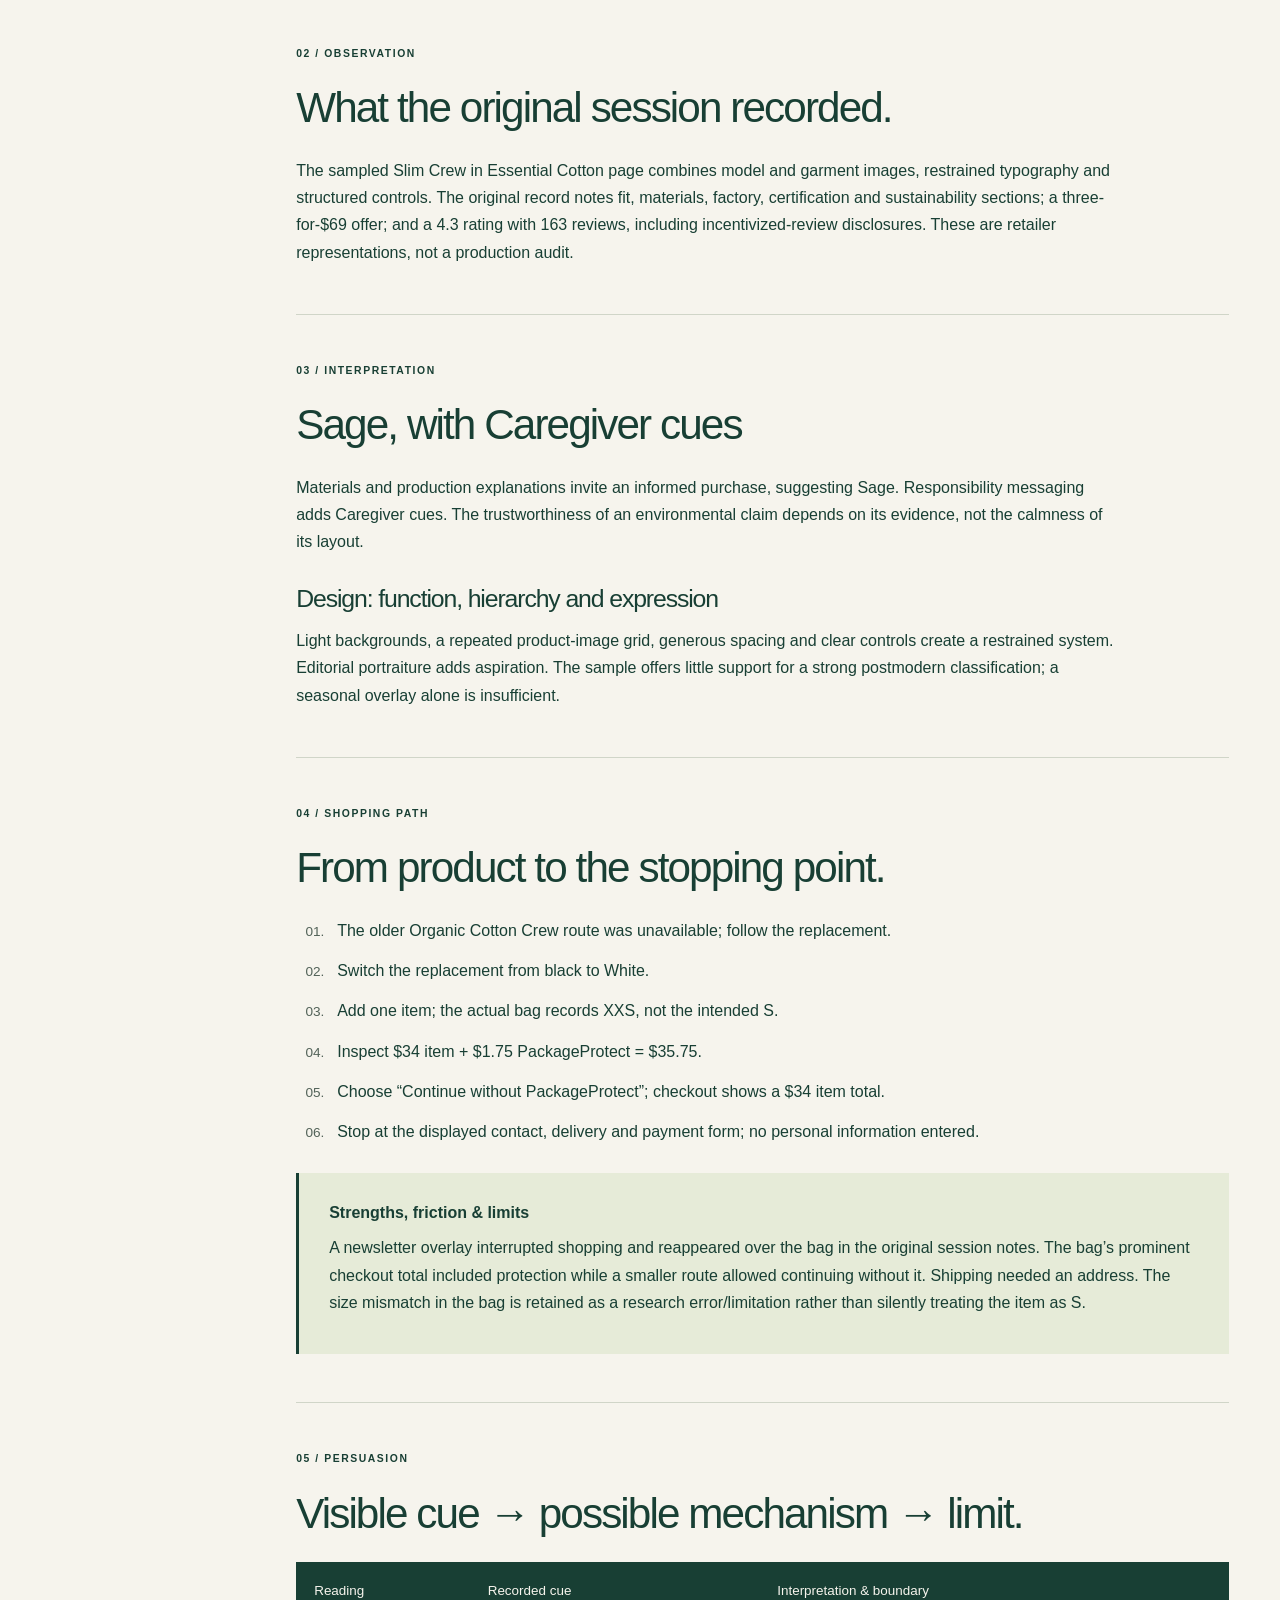
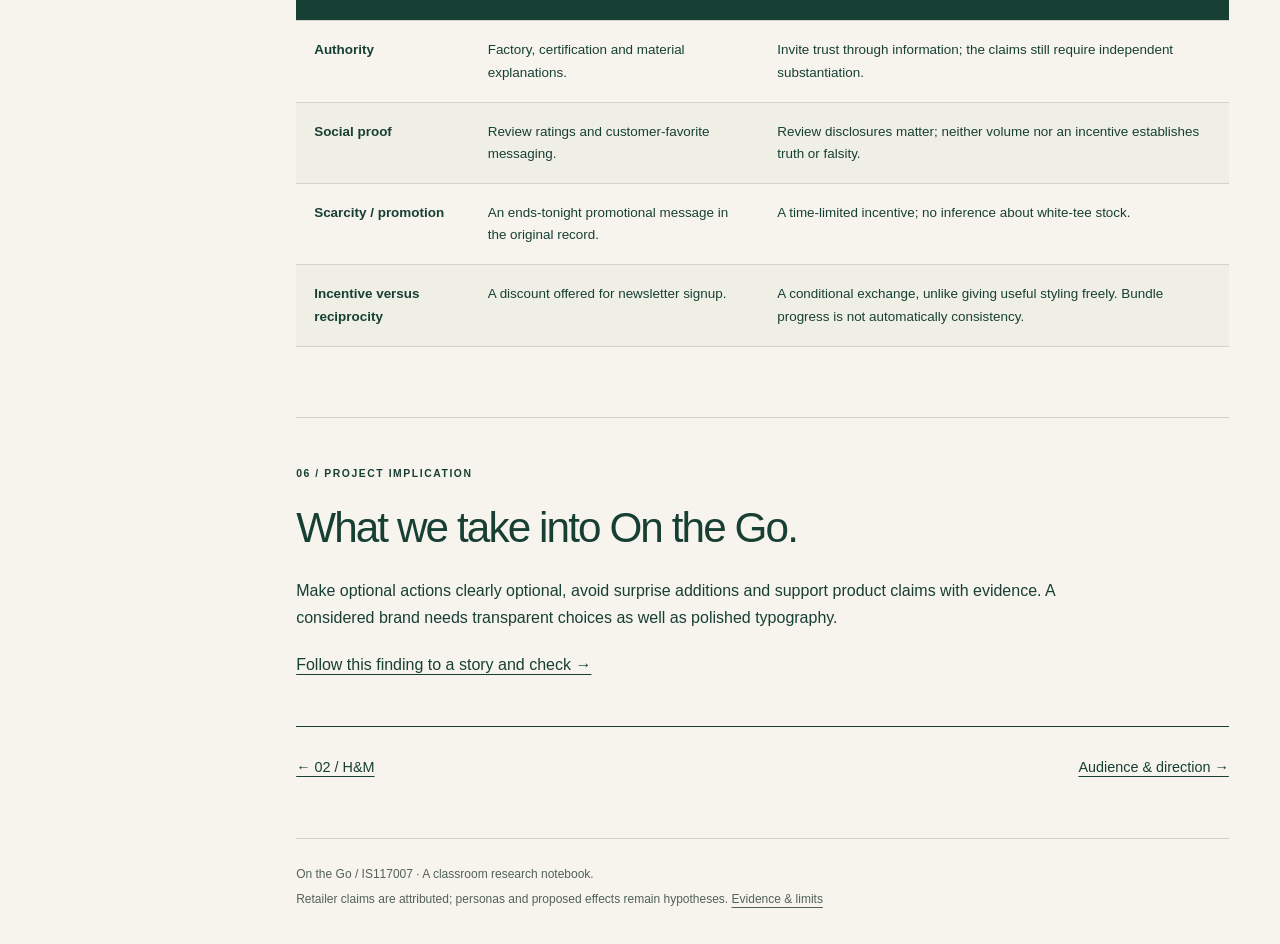
<file: public/research/everlane.html>
<!doctype html>
<html lang="en">
  <head>
    <meta charset="utf-8" />
    <meta name="viewport" content="width=device-width, initial-scale=1" />
    <meta
      name="description"
      content="Production information and restrained presentation invite careful choice; overlays and optional protection add decisions."
    />
    <title>Everlane study | On the Go Research</title>
    <link rel="icon" href="data:," />
    <link rel="stylesheet" href="research.css?v=style-002" />
  </head>
  <body>
    <a class="skip" href="#main">Skip to research</a>
    <header class="topbar">
      <a class="wordmark" href="index.html"
        >On the Go <span aria-hidden="true">↗</span
        ><span class="notebook">RESEARCH / 001</span></a
      >
      <nav aria-label="Project links">
        <a href="../index.html">Concept store ↗</a
        ><a href="https://github.com/Starlynn73/IS117007">GitHub ↗</a>
      </nav>
    </header>
    <div class="layout">
      <aside class="sidebar">
        <p class="eyebrow">THE RESEARCH DESK</p>
        <nav aria-label="Research notebook">
          <a href="index.html">Research summary</a
          ><a href="landscape.html">Competitive landscape</a
          ><a href="uniqlo.html">01 / UNIQLO</a
          ><a href="hm.html">02 / H&amp;M</a
          ><a href="everlane.html" aria-current="page">03 / Everlane</a
          ><a href="direction.html">Audience &amp; direction</a
          ><a href="next-steps.html">Research to plan</a
          ><a href="sources.html">Sources &amp; limits</a>
        </nav>
        <div class="side-note">
          <span class="status-dot" aria-hidden="true"></span> Research
          checkpoint<br /><span
            >Evidence captured Nov 9, 2026.<br />Notebook revised Nov 10,
            2026.</span
          >
        </div>
        <a
          class="feedback-link"
          href="https://github.com/Starlynn73/IS117007/issues/3"
          >Leave research feedback ↗</a
        >
      </aside>
      <main id="main">
        <div class="page-heading">
          <p class="eyebrow">STUDY 03 / Everlane</p>
          <h1>
            Considered essentials.<br /><em>Trust lives in the details.</em>
          </h1>
          <p class="dek">
            Production information and restrained presentation invite careful
            choice; overlays and optional protection add decisions.
          </p>
        </div>
        <div class="study-meta">
          <span
            ><strong>Recorded offer</strong>$34 item / $35.75 with shown
            protection</span
          ><span
            ><strong>Actual sample</strong>White / bag recorded XXS / quantity
            1</span
          ><span><strong>Evidence date</strong>November 9, 2026</span>
        </div>
        <p class="source-line">
          Original retailer routes:
          <a href="https://www.everlane.com/">Homepage</a> ·
          <a
            href="https://www.everlane.com/products/womens-organic-cotton-slim-crew-tee-white"
            >Selected product</a
          >
          · <a href="https://www.everlane.com/">Store / cart entry</a>.
          Session-state checkout URLs are not reproducible.
        </p>
        <section class="section">
          <p class="eyebrow">01 / CAPTURED EVIDENCE</p>
          <h2>The journey, in four screens.</h2>
          <div class="gallery">
            <figure>
              <a href="assets/everlane-home.jpg"
                ><img
                  src="assets/everlane-home.jpg"
                  alt="E1 · Homepage: editorial gift-guide portrait and promotional strip."
                  loading="lazy"
                  width="1280"
                  height="720"
              /></a>
              <figcaption>
                E1 · Homepage: editorial gift-guide portrait and promotional
                strip.
                <a href="assets/everlane-home.jpg">Open full capture ↗</a>
              </figcaption>
            </figure>
            <figure>
              <a href="assets/everlane-product.jpg"
                ><img
                  src="assets/everlane-product.jpg"
                  alt="E2 · Product: white Slim Crew, model/garment images and $34 price."
                  loading="lazy"
                  width="1280"
                  height="720"
              /></a>
              <figcaption>
                E2 · Product: white Slim Crew, model/garment images and $34
                price.
                <a href="assets/everlane-product.jpg">Open full capture ↗</a>
              </figcaption>
            </figure>
            <figure>
              <a href="assets/everlane-bag.jpg"
                ><img
                  src="assets/everlane-bag.jpg"
                  alt="E3 · Bag: $34 item and $1.75 protection; the bag records XXS."
                  loading="lazy"
                  width="1280"
                  height="720"
              /></a>
              <figcaption>
                E3 · Bag: $34 item and $1.75 protection; the bag records XXS.
                <a href="assets/everlane-bag.jpg">Open full capture ↗</a>
              </figcaption>
            </figure>
            <figure>
              <a href="assets/everlane-checkout.jpg"
                ><img
                  src="assets/everlane-checkout.jpg"
                  alt="E4 · Checkout after declining protection: $34 item total; shipping awaits an address."
                  loading="lazy"
                  width="1280"
                  height="720"
              /></a>
              <figcaption>
                E4 · Checkout after declining protection: $34 item total;
                shipping awaits an address.
                <a href="assets/everlane-checkout.jpg">Open full capture ↗</a>
              </figcaption>
            </figure>
          </div>
          <p class="fine">
            Original browser captures extracted from the earlier research file.
            Click each image to read it at full size. Captures do not show every
            claim described in the session notes; those are distinguished below.
          </p>
        </section>
        <section class="section">
          <p class="eyebrow">02 / OBSERVATION</p>
          <h2>What the original session recorded.</h2>
          <p>
            The sampled Slim Crew in Essential Cotton page combines model and
            garment images, restrained typography and structured controls. The
            original record notes fit, materials, factory, certification and
            sustainability sections; a three-for-$69 offer; and a 4.3 rating
            with 163 reviews, including incentivized-review disclosures. These
            are retailer representations, not a production audit.
          </p>
        </section>
        <section class="section">
          <p class="eyebrow">03 / INTERPRETATION</p>
          <h2>Sage, with Caregiver cues</h2>
          <p>
            Materials and production explanations invite an informed purchase,
            suggesting Sage. Responsibility messaging adds Caregiver cues. The
            trustworthiness of an environmental claim depends on its evidence,
            not the calmness of its layout.
          </p>
          <h3>Design: function, hierarchy and expression</h3>
          <p>
            Light backgrounds, a repeated product-image grid, generous spacing
            and clear controls create a restrained system. Editorial portraiture
            adds aspiration. The sample offers little support for a strong
            postmodern classification; a seasonal overlay alone is insufficient.
          </p>
        </section>
        <section class="section">
          <p class="eyebrow">04 / SHOPPING PATH</p>
          <h2>From product to the stopping point.</h2>
          <ol class="steps">
            <li>
              The older Organic Cotton Crew route was unavailable; follow the
              replacement.
            </li>
            <li>Switch the replacement from black to White.</li>
            <li>
              Add one item; the actual bag records XXS, not the intended S.
            </li>
            <li>Inspect $34 item + $1.75 PackageProtect = $35.75.</li>
            <li>
              Choose “Continue without PackageProtect”; checkout shows a $34
              item total.
            </li>
            <li>
              Stop at the displayed contact, delivery and payment form; no
              personal information entered.
            </li>
          </ol>
          <div class="callout">
            <strong>Strengths, friction &amp; limits</strong>
            <p>
              A newsletter overlay interrupted shopping and reappeared over the
              bag in the original session notes. The bag’s prominent checkout
              total included protection while a smaller route allowed continuing
              without it. Shipping needed an address. The size mismatch in the
              bag is retained as a research error/limitation rather than
              silently treating the item as S.
            </p>
          </div>
        </section>
        <section class="section">
          <p class="eyebrow">05 / PERSUASION</p>
          <h2>Visible cue → possible mechanism → limit.</h2>
          <section
            class="table-scroll"
            tabindex="0"
            aria-label="Comparison table 1"
          >
            <table>
              <thead>
                <tr>
                  <th scope="col">Reading</th>
                  <th scope="col">Recorded cue</th>
                  <th scope="col">Interpretation &amp; boundary</th>
                </tr>
              </thead>
              <tbody>
                <tr>
                  <td>Authority</td>
                  <td>Factory, certification and material explanations.</td>
                  <td>
                    Invite trust through information; the claims still require
                    independent substantiation.
                  </td>
                </tr>
                <tr>
                  <td>Social proof</td>
                  <td>Review ratings and customer-favorite messaging.</td>
                  <td>
                    Review disclosures matter; neither volume nor an incentive
                    establishes truth or falsity.
                  </td>
                </tr>
                <tr>
                  <td>Scarcity / promotion</td>
                  <td>
                    An ends-tonight promotional message in the original record.
                  </td>
                  <td>
                    A time-limited incentive; no inference about white-tee
                    stock.
                  </td>
                </tr>
                <tr>
                  <td>Incentive versus reciprocity</td>
                  <td>A discount offered for newsletter signup.</td>
                  <td>
                    A conditional exchange, unlike giving useful styling freely.
                    Bundle progress is not automatically consistency.
                  </td>
                </tr>
              </tbody>
            </table>
          </section>
        </section>
        <section class="section">
          <p class="eyebrow">06 / PROJECT IMPLICATION</p>
          <h2>What we take into On the Go.</h2>
          <p>
            Make optional actions clearly optional, avoid surprise additions and
            support product claims with evidence. A considered brand needs
            transparent choices as well as polished typography.
          </p>
          <a class="text-link" href="next-steps.html"
            >Follow this finding to a story and check →</a
          >
        </section>
        <nav class="pager" aria-label="Continue reading">
          <a href="hm.html">← 02 / H&amp;M</a
          ><a href="direction.html">Audience &amp; direction →</a>
        </nav>
        <footer>
          <p>On the Go / IS117007 · A classroom research notebook.</p>
          <p>
            Retailer claims are attributed; personas and proposed effects remain
            hypotheses. <a href="sources.html">Evidence &amp; limits</a>
          </p>
        </footer>
      </main>
    </div>
  </body>
</html>
</file>
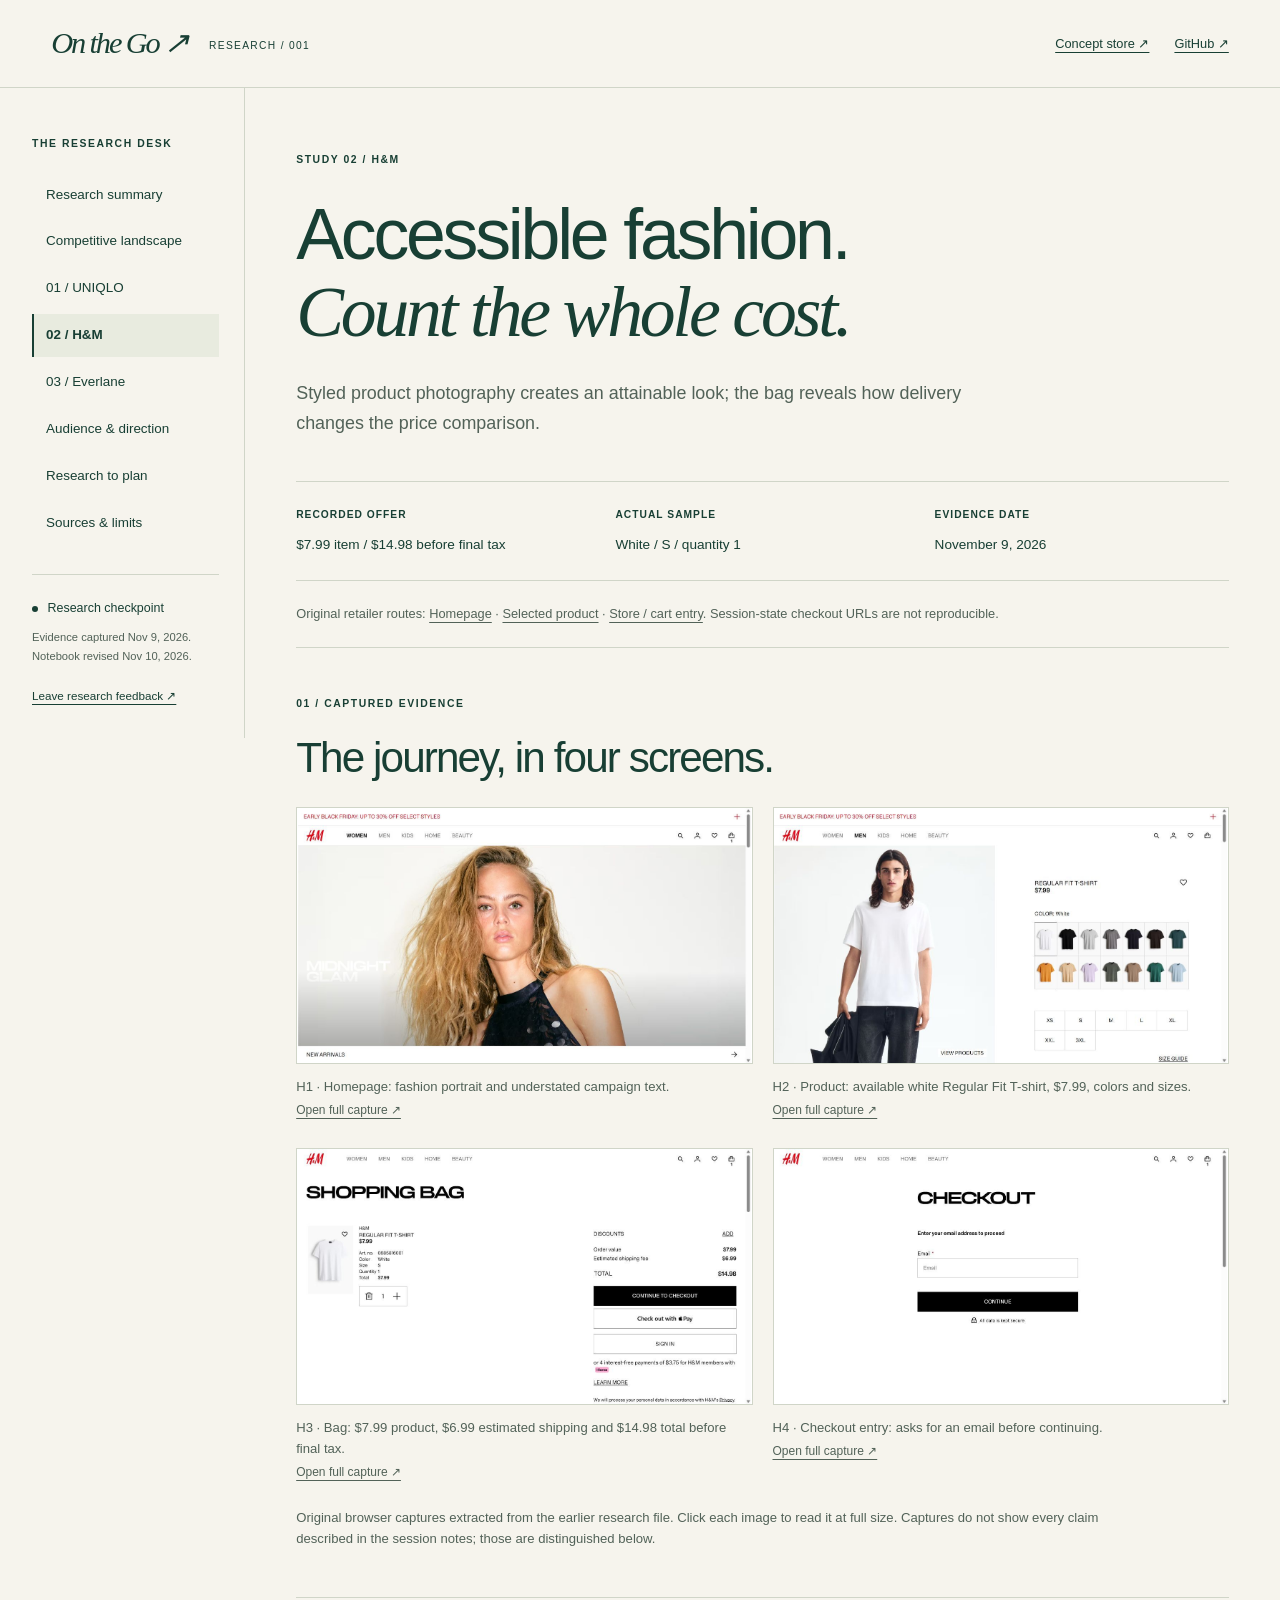
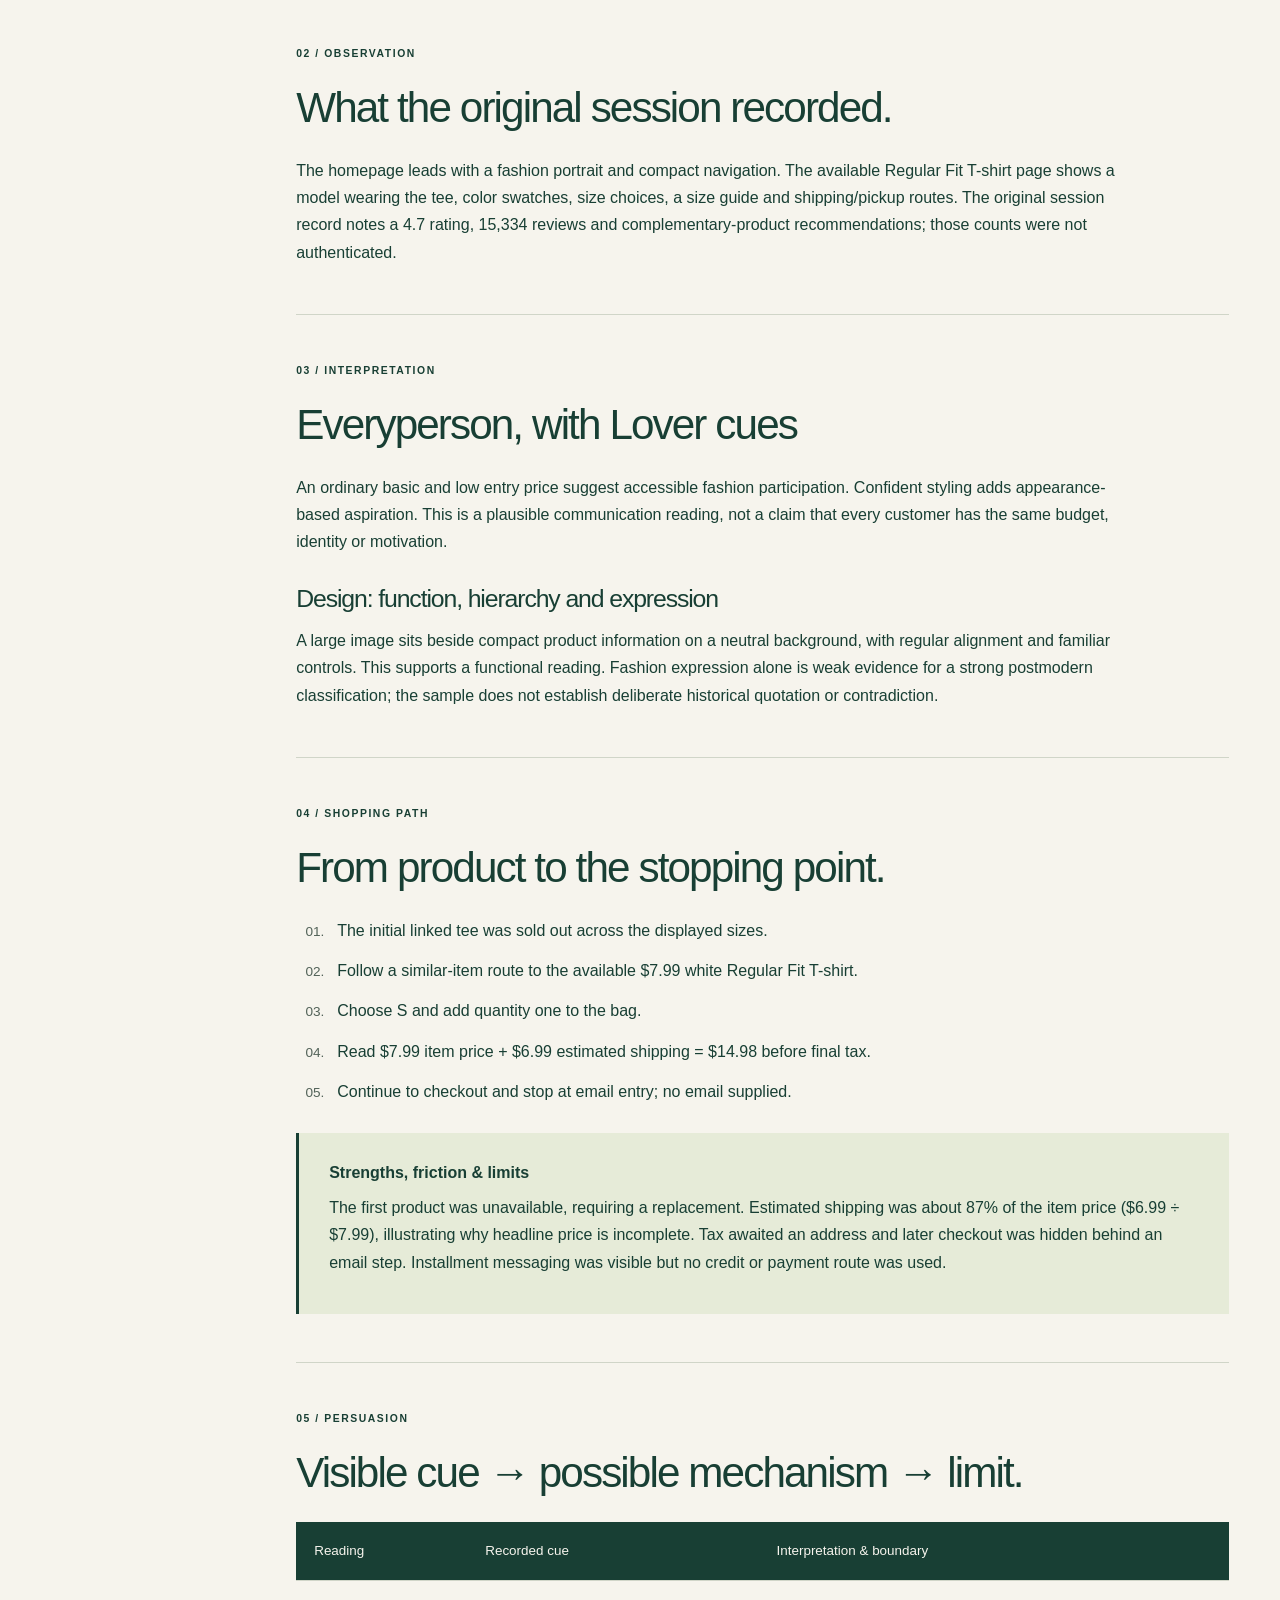
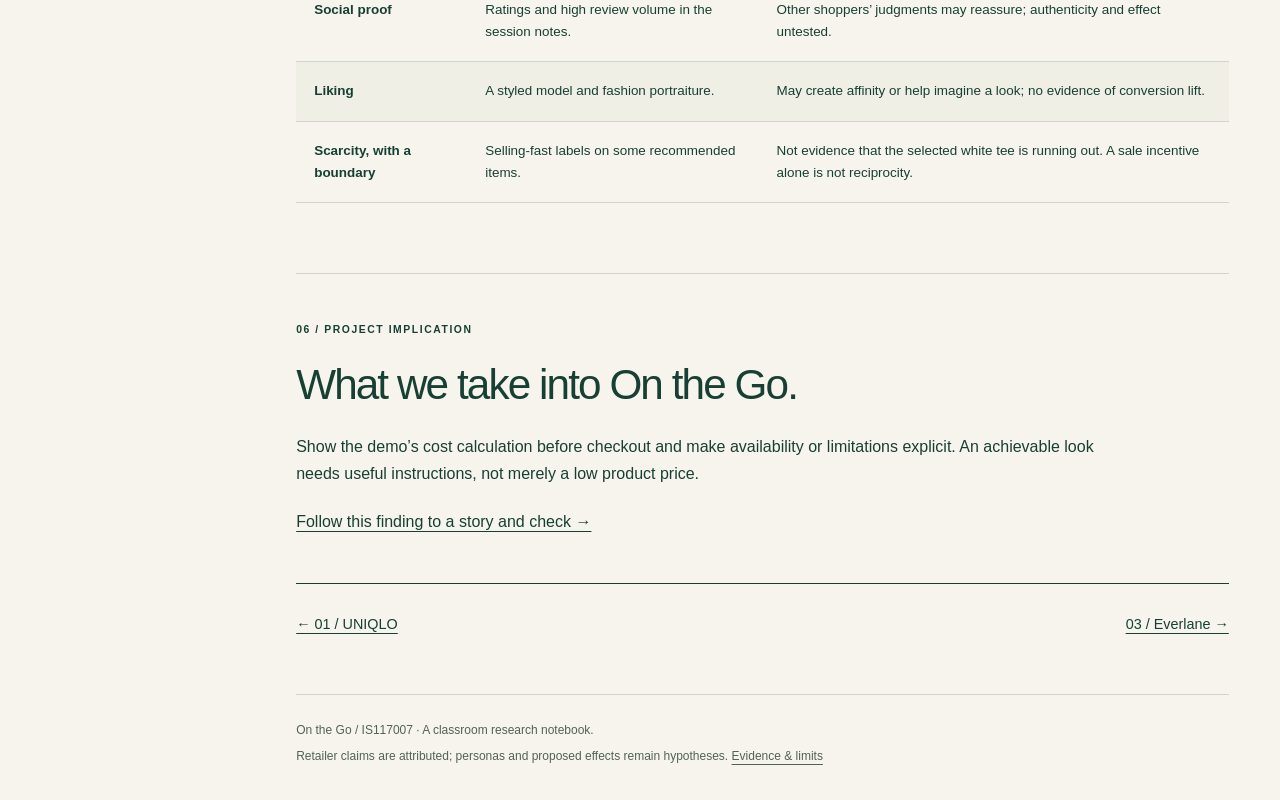
<file: public/research/hm.html>
<!doctype html>
<html lang="en">
  <head>
    <meta charset="utf-8" />
    <meta name="viewport" content="width=device-width, initial-scale=1" />
    <meta
      name="description"
      content="Styled product photography creates an attainable look; the bag reveals how delivery changes the price comparison."
    />
    <title>H&amp;M study | On the Go Research</title>
    <link rel="icon" href="data:," />
    <link rel="stylesheet" href="research.css?v=style-002" />
  </head>
  <body>
    <a class="skip" href="#main">Skip to research</a>
    <header class="topbar">
      <a class="wordmark" href="index.html"
        >On the Go <span aria-hidden="true">↗</span
        ><span class="notebook">RESEARCH / 001</span></a
      >
      <nav aria-label="Project links">
        <a href="../index.html">Concept store ↗</a
        ><a href="https://github.com/Starlynn73/IS117007">GitHub ↗</a>
      </nav>
    </header>
    <div class="layout">
      <aside class="sidebar">
        <p class="eyebrow">THE RESEARCH DESK</p>
        <nav aria-label="Research notebook">
          <a href="index.html">Research summary</a
          ><a href="landscape.html">Competitive landscape</a
          ><a href="uniqlo.html">01 / UNIQLO</a
          ><a href="hm.html" aria-current="page">02 / H&amp;M</a
          ><a href="everlane.html">03 / Everlane</a
          ><a href="direction.html">Audience &amp; direction</a
          ><a href="next-steps.html">Research to plan</a
          ><a href="sources.html">Sources &amp; limits</a>
        </nav>
        <div class="side-note">
          <span class="status-dot" aria-hidden="true"></span> Research
          checkpoint<br /><span
            >Evidence captured Nov 9, 2026.<br />Notebook revised Nov 10,
            2026.</span
          >
        </div>
        <a
          class="feedback-link"
          href="https://github.com/Starlynn73/IS117007/issues/3"
          >Leave research feedback ↗</a
        >
      </aside>
      <main id="main">
        <div class="page-heading">
          <p class="eyebrow">STUDY 02 / H&amp;M</p>
          <h1>Accessible fashion.<br /><em>Count the whole cost.</em></h1>
          <p class="dek">
            Styled product photography creates an attainable look; the bag
            reveals how delivery changes the price comparison.
          </p>
        </div>
        <div class="study-meta">
          <span
            ><strong>Recorded offer</strong>$7.99 item / $14.98 before final
            tax</span
          ><span><strong>Actual sample</strong>White / S / quantity 1</span
          ><span><strong>Evidence date</strong>November 9, 2026</span>
        </div>
        <p class="source-line">
          Original retailer routes:
          <a href="https://www2.hm.com/en_us/index.html">Homepage</a> ·
          <a href="https://www2.hm.com/en_us/productpage.0685816001.html"
            >Selected product</a
          >
          · <a href="https://www2.hm.com/en_us/cart">Store / cart entry</a>.
          Session-state checkout URLs are not reproducible.
        </p>
        <section class="section">
          <p class="eyebrow">01 / CAPTURED EVIDENCE</p>
          <h2>The journey, in four screens.</h2>
          <div class="gallery">
            <figure>
              <a href="assets/hm-home.jpg"
                ><img
                  src="assets/hm-home.jpg"
                  alt="H1 · Homepage: fashion portrait and understated campaign text."
                  loading="lazy"
                  width="1280"
                  height="720"
              /></a>
              <figcaption>
                H1 · Homepage: fashion portrait and understated campaign text.
                <a href="assets/hm-home.jpg">Open full capture ↗</a>
              </figcaption>
            </figure>
            <figure>
              <a href="assets/hm-product.jpg"
                ><img
                  src="assets/hm-product.jpg"
                  alt="H2 · Product: available white Regular Fit T-shirt, $7.99, colors and sizes."
                  loading="lazy"
                  width="1280"
                  height="720"
              /></a>
              <figcaption>
                H2 · Product: available white Regular Fit T-shirt, $7.99, colors
                and sizes.
                <a href="assets/hm-product.jpg">Open full capture ↗</a>
              </figcaption>
            </figure>
            <figure>
              <a href="assets/hm-bag.jpg"
                ><img
                  src="assets/hm-bag.jpg"
                  alt="H3 · Bag: $7.99 product, $6.99 estimated shipping and $14.98 total before final tax."
                  loading="lazy"
                  width="1280"
                  height="720"
              /></a>
              <figcaption>
                H3 · Bag: $7.99 product, $6.99 estimated shipping and $14.98
                total before final tax.
                <a href="assets/hm-bag.jpg">Open full capture ↗</a>
              </figcaption>
            </figure>
            <figure>
              <a href="assets/hm-checkout.jpg"
                ><img
                  src="assets/hm-checkout.jpg"
                  alt="H4 · Checkout entry: asks for an email before continuing."
                  loading="lazy"
                  width="1280"
                  height="720"
              /></a>
              <figcaption>
                H4 · Checkout entry: asks for an email before continuing.
                <a href="assets/hm-checkout.jpg">Open full capture ↗</a>
              </figcaption>
            </figure>
          </div>
          <p class="fine">
            Original browser captures extracted from the earlier research file.
            Click each image to read it at full size. Captures do not show every
            claim described in the session notes; those are distinguished below.
          </p>
        </section>
        <section class="section">
          <p class="eyebrow">02 / OBSERVATION</p>
          <h2>What the original session recorded.</h2>
          <p>
            The homepage leads with a fashion portrait and compact navigation.
            The available Regular Fit T-shirt page shows a model wearing the
            tee, color swatches, size choices, a size guide and shipping/pickup
            routes. The original session record notes a 4.7 rating, 15,334
            reviews and complementary-product recommendations; those counts were
            not authenticated.
          </p>
        </section>
        <section class="section">
          <p class="eyebrow">03 / INTERPRETATION</p>
          <h2>Everyperson, with Lover cues</h2>
          <p>
            An ordinary basic and low entry price suggest accessible fashion
            participation. Confident styling adds appearance-based aspiration.
            This is a plausible communication reading, not a claim that every
            customer has the same budget, identity or motivation.
          </p>
          <h3>Design: function, hierarchy and expression</h3>
          <p>
            A large image sits beside compact product information on a neutral
            background, with regular alignment and familiar controls. This
            supports a functional reading. Fashion expression alone is weak
            evidence for a strong postmodern classification; the sample does not
            establish deliberate historical quotation or contradiction.
          </p>
        </section>
        <section class="section">
          <p class="eyebrow">04 / SHOPPING PATH</p>
          <h2>From product to the stopping point.</h2>
          <ol class="steps">
            <li>
              The initial linked tee was sold out across the displayed sizes.
            </li>
            <li>
              Follow a similar-item route to the available $7.99 white Regular
              Fit T-shirt.
            </li>
            <li>Choose S and add quantity one to the bag.</li>
            <li>
              Read $7.99 item price + $6.99 estimated shipping = $14.98 before
              final tax.
            </li>
            <li>
              Continue to checkout and stop at email entry; no email supplied.
            </li>
          </ol>
          <div class="callout">
            <strong>Strengths, friction &amp; limits</strong>
            <p>
              The first product was unavailable, requiring a replacement.
              Estimated shipping was about 87% of the item price ($6.99 ÷
              $7.99), illustrating why headline price is incomplete. Tax awaited
              an address and later checkout was hidden behind an email step.
              Installment messaging was visible but no credit or payment route
              was used.
            </p>
          </div>
        </section>
        <section class="section">
          <p class="eyebrow">05 / PERSUASION</p>
          <h2>Visible cue → possible mechanism → limit.</h2>
          <section
            class="table-scroll"
            tabindex="0"
            aria-label="Comparison table 1"
          >
            <table>
              <thead>
                <tr>
                  <th scope="col">Reading</th>
                  <th scope="col">Recorded cue</th>
                  <th scope="col">Interpretation &amp; boundary</th>
                </tr>
              </thead>
              <tbody>
                <tr>
                  <td>Social proof</td>
                  <td>Ratings and high review volume in the session notes.</td>
                  <td>
                    Other shoppers’ judgments may reassure; authenticity and
                    effect untested.
                  </td>
                </tr>
                <tr>
                  <td>Liking</td>
                  <td>A styled model and fashion portraiture.</td>
                  <td>
                    May create affinity or help imagine a look; no evidence of
                    conversion lift.
                  </td>
                </tr>
                <tr>
                  <td>Scarcity, with a boundary</td>
                  <td>Selling-fast labels on some recommended items.</td>
                  <td>
                    Not evidence that the selected white tee is running out. A
                    sale incentive alone is not reciprocity.
                  </td>
                </tr>
              </tbody>
            </table>
          </section>
        </section>
        <section class="section">
          <p class="eyebrow">06 / PROJECT IMPLICATION</p>
          <h2>What we take into On the Go.</h2>
          <p>
            Show the demo’s cost calculation before checkout and make
            availability or limitations explicit. An achievable look needs
            useful instructions, not merely a low product price.
          </p>
          <a class="text-link" href="next-steps.html"
            >Follow this finding to a story and check →</a
          >
        </section>
        <nav class="pager" aria-label="Continue reading">
          <a href="uniqlo.html">← 01 / UNIQLO</a
          ><a href="everlane.html">03 / Everlane →</a>
        </nav>
        <footer>
          <p>On the Go / IS117007 · A classroom research notebook.</p>
          <p>
            Retailer claims are attributed; personas and proposed effects remain
            hypotheses. <a href="sources.html">Evidence &amp; limits</a>
          </p>
        </footer>
      </main>
    </div>
  </body>
</html>
</file>
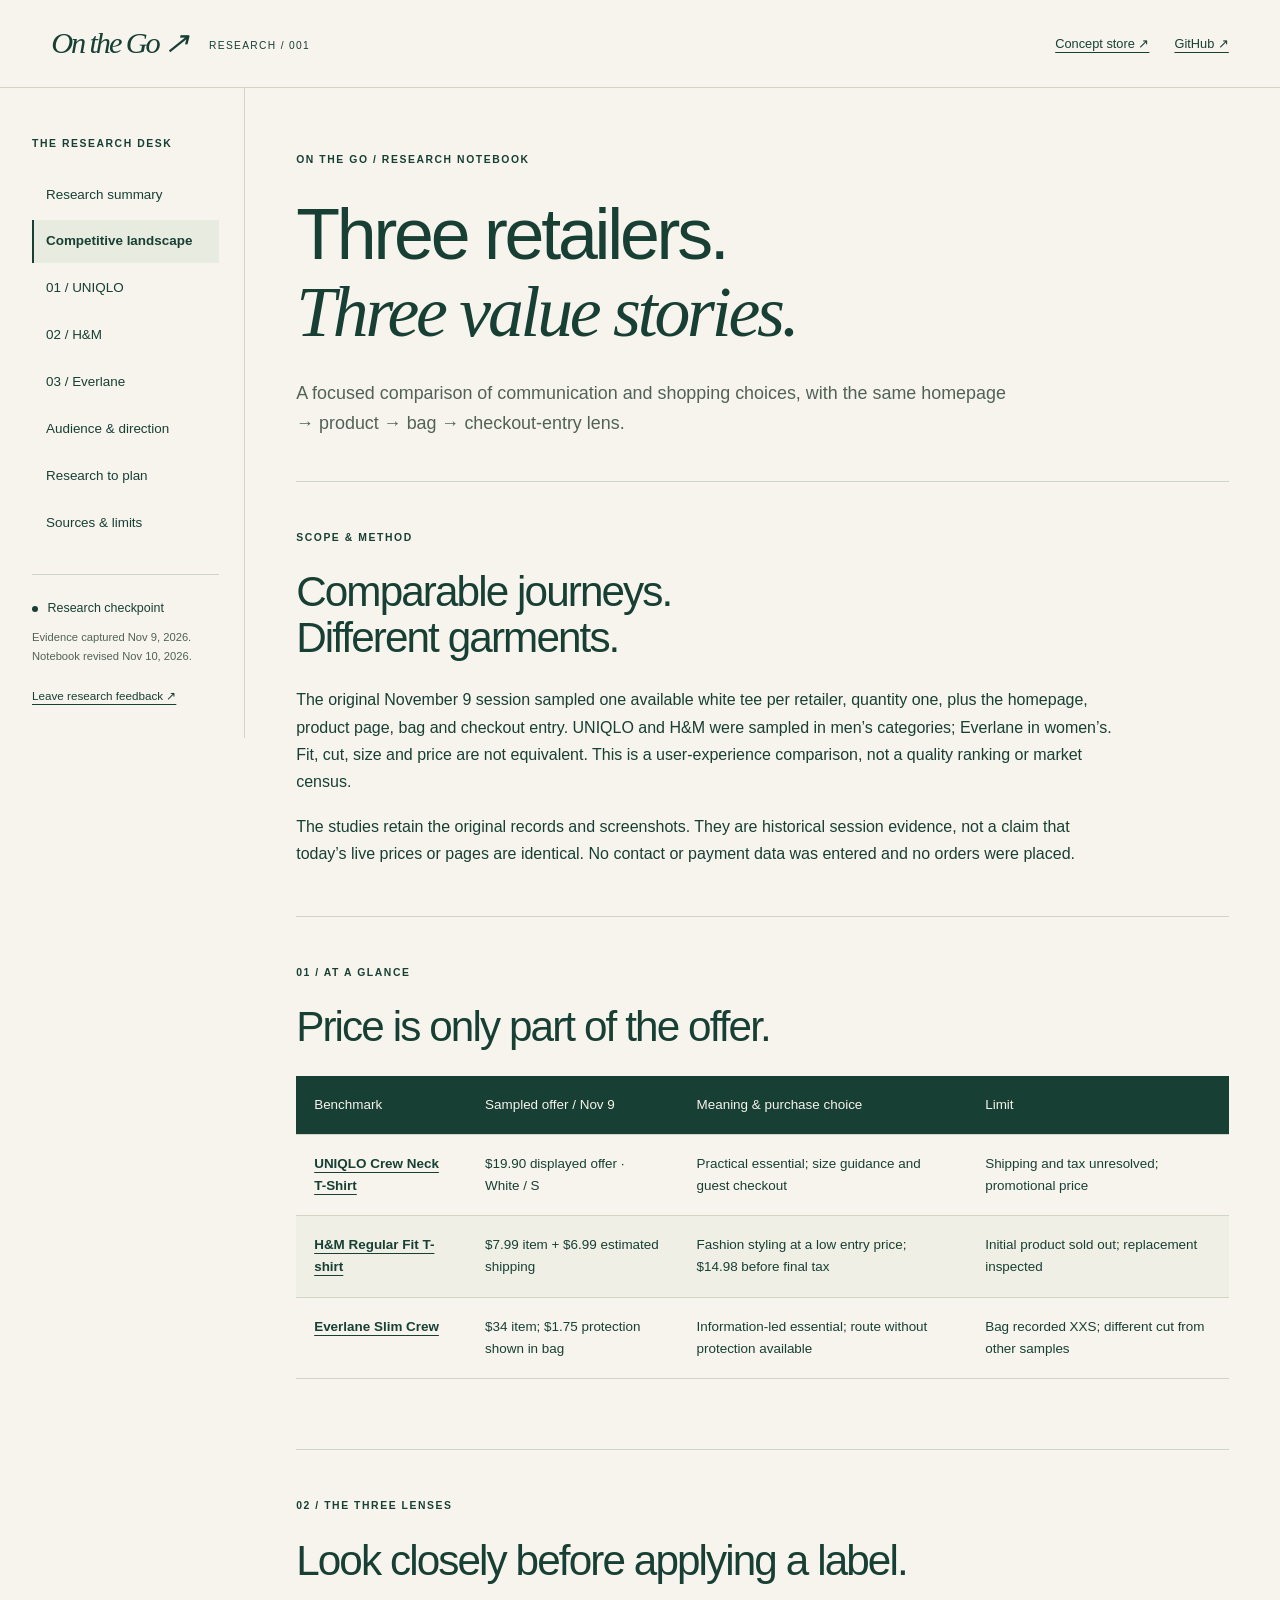
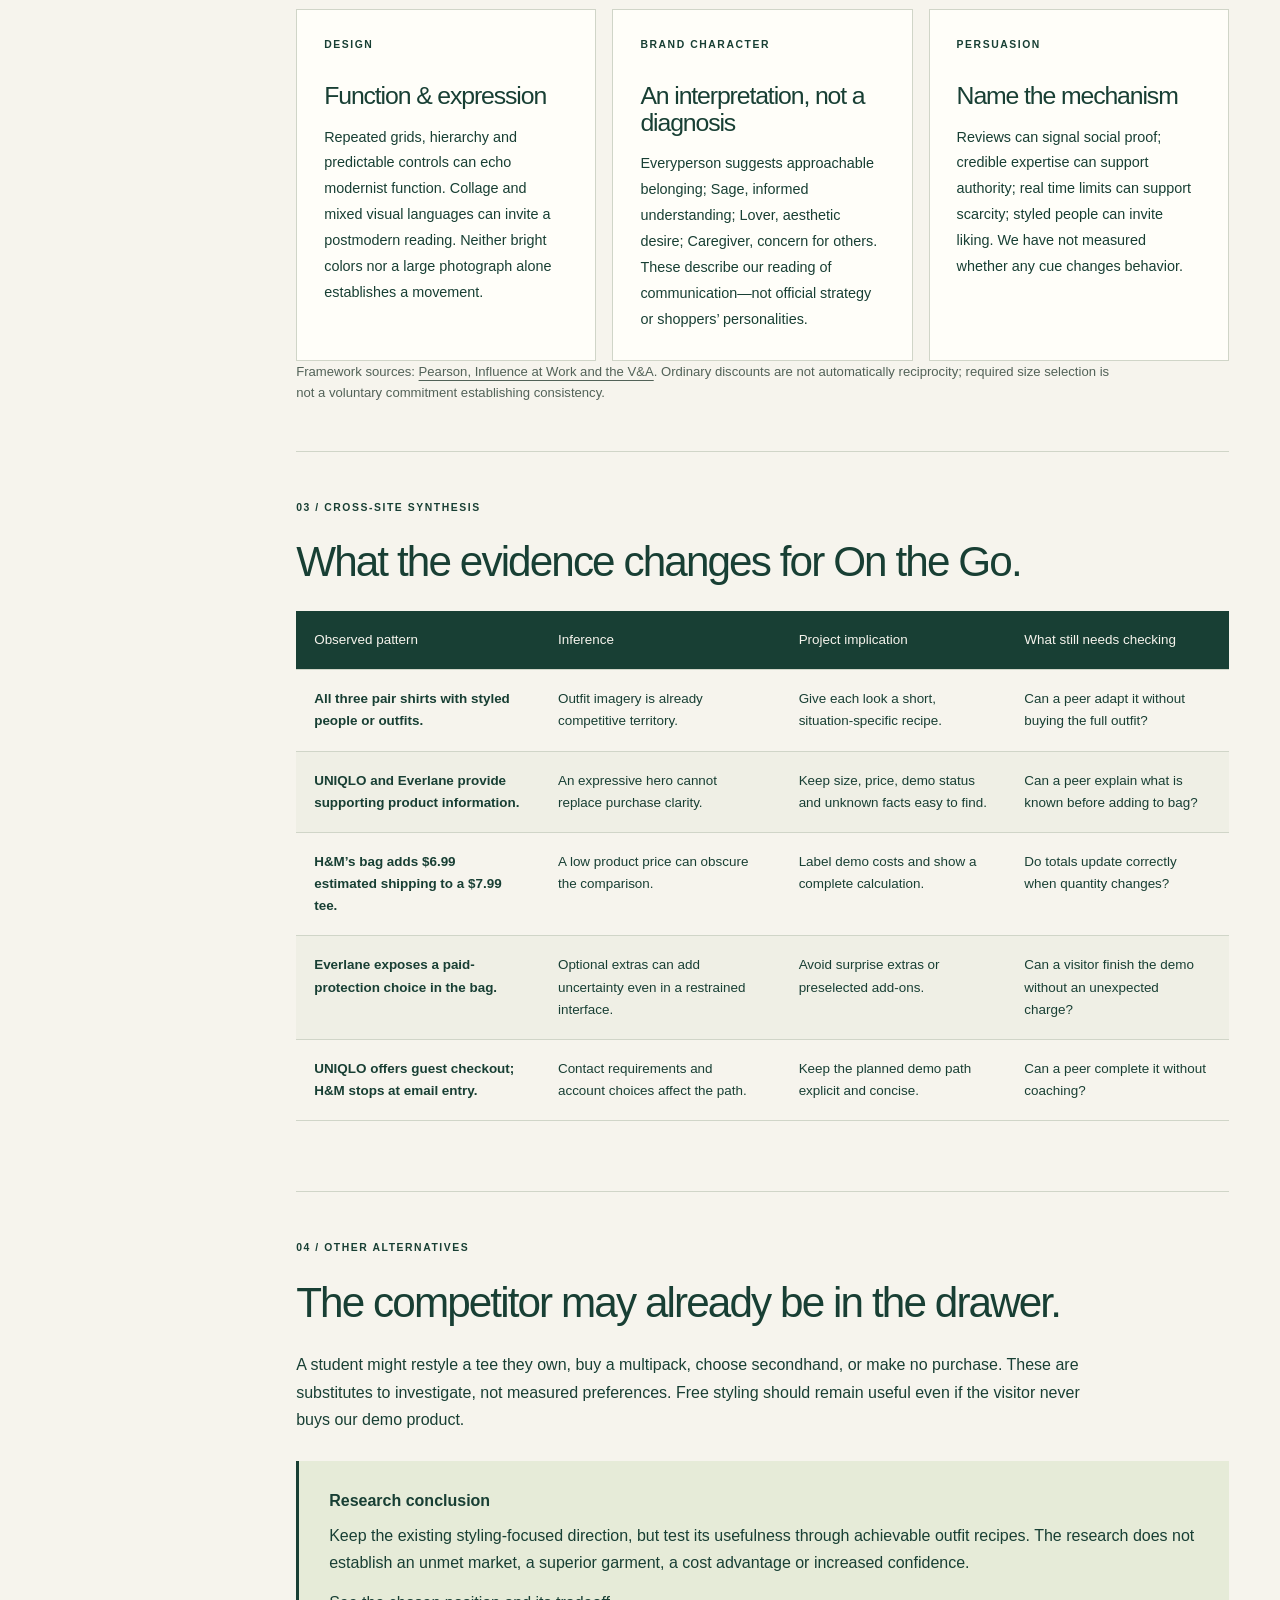
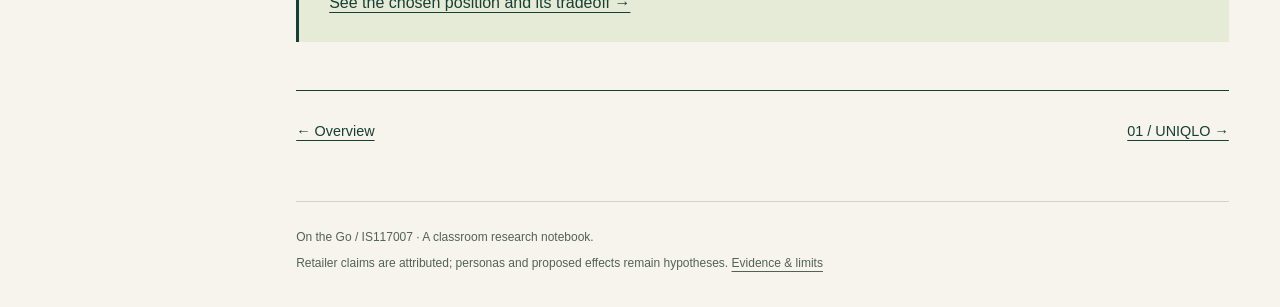
<file: public/research/landscape.html>
<!doctype html>
<html lang="en">
  <head>
    <meta charset="utf-8" />
    <meta name="viewport" content="width=device-width, initial-scale=1" />
    <meta
      name="description"
      content="A focused comparison of communication and shopping choices, with the same homepage → product → bag → checkout-entry lens."
    />
    <title>Competitive landscape | On the Go Research</title>
    <link rel="icon" href="data:," />
    <link rel="stylesheet" href="research.css?v=style-002" />
  </head>
  <body>
    <a class="skip" href="#main">Skip to research</a>
    <header class="topbar">
      <a class="wordmark" href="index.html"
        >On the Go <span aria-hidden="true">↗</span
        ><span class="notebook">RESEARCH / 001</span></a
      >
      <nav aria-label="Project links">
        <a href="../index.html">Concept store ↗</a
        ><a href="https://github.com/Starlynn73/IS117007">GitHub ↗</a>
      </nav>
    </header>
    <div class="layout">
      <aside class="sidebar">
        <p class="eyebrow">THE RESEARCH DESK</p>
        <nav aria-label="Research notebook">
          <a href="index.html">Research summary</a
          ><a href="landscape.html" aria-current="page">Competitive landscape</a
          ><a href="uniqlo.html">01 / UNIQLO</a
          ><a href="hm.html">02 / H&amp;M</a
          ><a href="everlane.html">03 / Everlane</a
          ><a href="direction.html">Audience &amp; direction</a
          ><a href="next-steps.html">Research to plan</a
          ><a href="sources.html">Sources &amp; limits</a>
        </nav>
        <div class="side-note">
          <span class="status-dot" aria-hidden="true"></span> Research
          checkpoint<br /><span
            >Evidence captured Nov 9, 2026.<br />Notebook revised Nov 10,
            2026.</span
          >
        </div>
        <a
          class="feedback-link"
          href="https://github.com/Starlynn73/IS117007/issues/3"
          >Leave research feedback ↗</a
        >
      </aside>
      <main id="main">
        <div class="page-heading">
          <p class="eyebrow">ON THE GO / RESEARCH NOTEBOOK</p>
          <h1>Three retailers.<br /><em>Three value stories.</em></h1>
          <p class="dek">
            A focused comparison of communication and shopping choices, with the
            same homepage → product → bag → checkout-entry lens.
          </p>
        </div>
        <section class="section">
          <p class="eyebrow">SCOPE &amp; METHOD</p>
          <h2>Comparable journeys.<br />Different garments.</h2>
          <p>
            The original November 9 session sampled one available white tee per
            retailer, quantity one, plus the homepage, product page, bag and
            checkout entry. UNIQLO and H&amp;M were sampled in men’s categories;
            Everlane in women’s. Fit, cut, size and price are not equivalent.
            This is a user-experience comparison, not a quality ranking or
            market census.
          </p>
          <p>
            The studies retain the original records and screenshots. They are
            historical session evidence, not a claim that today’s live prices or
            pages are identical. No contact or payment data was entered and no
            orders were placed.
          </p>
        </section>
        <section class="section">
          <p class="eyebrow">01 / AT A GLANCE</p>
          <h2>Price is only part of the offer.</h2>
          <section
            class="table-scroll"
            tabindex="0"
            aria-label="Comparison table 1"
          >
            <table>
              <thead>
                <tr>
                  <th scope="col">Benchmark</th>
                  <th scope="col">Sampled offer / Nov 9</th>
                  <th scope="col">Meaning &amp; purchase choice</th>
                  <th scope="col">Limit</th>
                </tr>
              </thead>
              <tbody>
                <tr>
                  <td><a href="uniqlo.html">UNIQLO Crew Neck T-Shirt</a></td>
                  <td>$19.90 displayed offer · White / S</td>
                  <td>Practical essential; size guidance and guest checkout</td>
                  <td>Shipping and tax unresolved; promotional price</td>
                </tr>
                <tr>
                  <td><a href="hm.html">H&amp;M Regular Fit T-shirt</a></td>
                  <td>$7.99 item + $6.99 estimated shipping</td>
                  <td>
                    Fashion styling at a low entry price; $14.98 before final
                    tax
                  </td>
                  <td>Initial product sold out; replacement inspected</td>
                </tr>
                <tr>
                  <td><a href="everlane.html">Everlane Slim Crew</a></td>
                  <td>$34 item; $1.75 protection shown in bag</td>
                  <td>
                    Information-led essential; route without protection
                    available
                  </td>
                  <td>Bag recorded XXS; different cut from other samples</td>
                </tr>
              </tbody>
            </table>
          </section>
        </section>
        <section class="section">
          <p class="eyebrow">02 / THE THREE LENSES</p>
          <h2>Look closely before applying a label.</h2>
          <div class="cards">
            <article class="card">
              <p class="eyebrow">DESIGN</p>
              <h3>Function &amp; expression</h3>
              <p>
                Repeated grids, hierarchy and predictable controls can echo
                modernist function. Collage and mixed visual languages can
                invite a postmodern reading. Neither bright colors nor a large
                photograph alone establishes a movement.
              </p>
            </article>
            <article class="card">
              <p class="eyebrow">BRAND CHARACTER</p>
              <h3>An interpretation, not a diagnosis</h3>
              <p>
                Everyperson suggests approachable belonging; Sage, informed
                understanding; Lover, aesthetic desire; Caregiver, concern for
                others. These describe our reading of communication—not official
                strategy or shoppers’ personalities.
              </p>
            </article>
            <article class="card">
              <p class="eyebrow">PERSUASION</p>
              <h3>Name the mechanism</h3>
              <p>
                Reviews can signal social proof; credible expertise can support
                authority; real time limits can support scarcity; styled people
                can invite liking. We have not measured whether any cue changes
                behavior.
              </p>
            </article>
          </div>
          <p class="fine">
            Framework sources:
            <a href="sources.html#frameworks"
              >Pearson, Influence at Work and the V&amp;A</a
            >. Ordinary discounts are not automatically reciprocity; required
            size selection is not a voluntary commitment establishing
            consistency.
          </p>
        </section>
        <section class="section">
          <p class="eyebrow">03 / CROSS-SITE SYNTHESIS</p>
          <h2>What the evidence changes for On the Go.</h2>
          <section
            class="table-scroll"
            tabindex="0"
            aria-label="Comparison table 2"
          >
            <table>
              <thead>
                <tr>
                  <th scope="col">Observed pattern</th>
                  <th scope="col">Inference</th>
                  <th scope="col">Project implication</th>
                  <th scope="col">What still needs checking</th>
                </tr>
              </thead>
              <tbody>
                <tr>
                  <td>All three pair shirts with styled people or outfits.</td>
                  <td>Outfit imagery is already competitive territory.</td>
                  <td>Give each look a short, situation-specific recipe.</td>
                  <td>Can a peer adapt it without buying the full outfit?</td>
                </tr>
                <tr>
                  <td>
                    UNIQLO and Everlane provide supporting product information.
                  </td>
                  <td>An expressive hero cannot replace purchase clarity.</td>
                  <td>
                    Keep size, price, demo status and unknown facts easy to
                    find.
                  </td>
                  <td>
                    Can a peer explain what is known before adding to bag?
                  </td>
                </tr>
                <tr>
                  <td>
                    H&amp;M’s bag adds $6.99 estimated shipping to a $7.99 tee.
                  </td>
                  <td>A low product price can obscure the comparison.</td>
                  <td>Label demo costs and show a complete calculation.</td>
                  <td>Do totals update correctly when quantity changes?</td>
                </tr>
                <tr>
                  <td>Everlane exposes a paid-protection choice in the bag.</td>
                  <td>
                    Optional extras can add uncertainty even in a restrained
                    interface.
                  </td>
                  <td>Avoid surprise extras or preselected add-ons.</td>
                  <td>
                    Can a visitor finish the demo without an unexpected charge?
                  </td>
                </tr>
                <tr>
                  <td>
                    UNIQLO offers guest checkout; H&amp;M stops at email entry.
                  </td>
                  <td>
                    Contact requirements and account choices affect the path.
                  </td>
                  <td>Keep the planned demo path explicit and concise.</td>
                  <td>Can a peer complete it without coaching?</td>
                </tr>
              </tbody>
            </table>
          </section>
        </section>
        <section class="section">
          <p class="eyebrow">04 / OTHER ALTERNATIVES</p>
          <h2>The competitor may already be in the drawer.</h2>
          <p>
            A student might restyle a tee they own, buy a multipack, choose
            secondhand, or make no purchase. These are substitutes to
            investigate, not measured preferences. Free styling should remain
            useful even if the visitor never buys our demo product.
          </p>
          <div class="callout">
            <strong>Research conclusion</strong>
            <p>
              Keep the existing styling-focused direction, but test its
              usefulness through achievable outfit recipes. The research does
              not establish an unmet market, a superior garment, a cost
              advantage or increased confidence.
            </p>
            <a href="direction.html"
              >See the chosen position and its tradeoff →</a
            >
          </div>
        </section>
        <nav class="pager" aria-label="Continue reading">
          <a href="index.html">← Overview</a
          ><a href="uniqlo.html">01 / UNIQLO →</a>
        </nav>
        <footer>
          <p>On the Go / IS117007 · A classroom research notebook.</p>
          <p>
            Retailer claims are attributed; personas and proposed effects remain
            hypotheses. <a href="sources.html">Evidence &amp; limits</a>
          </p>
        </footer>
      </main>
    </div>
  </body>
</html>
</file>
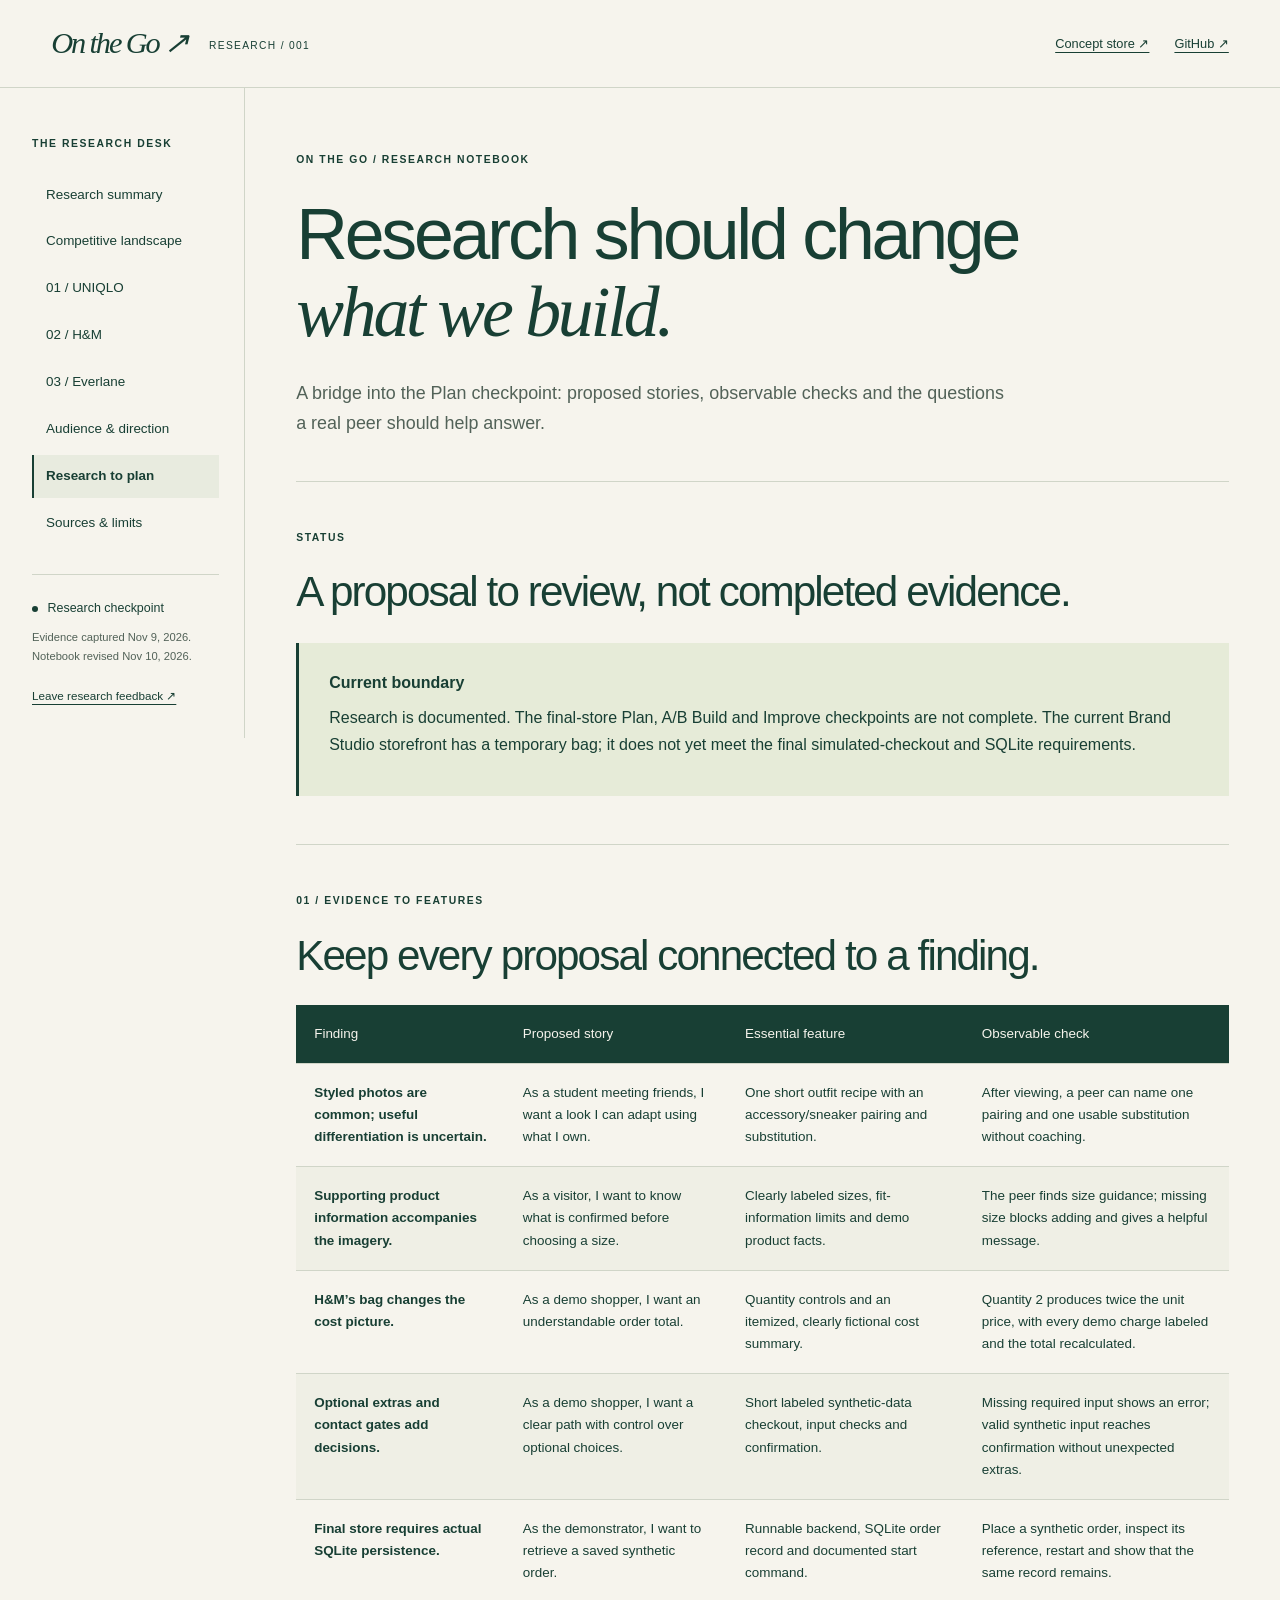
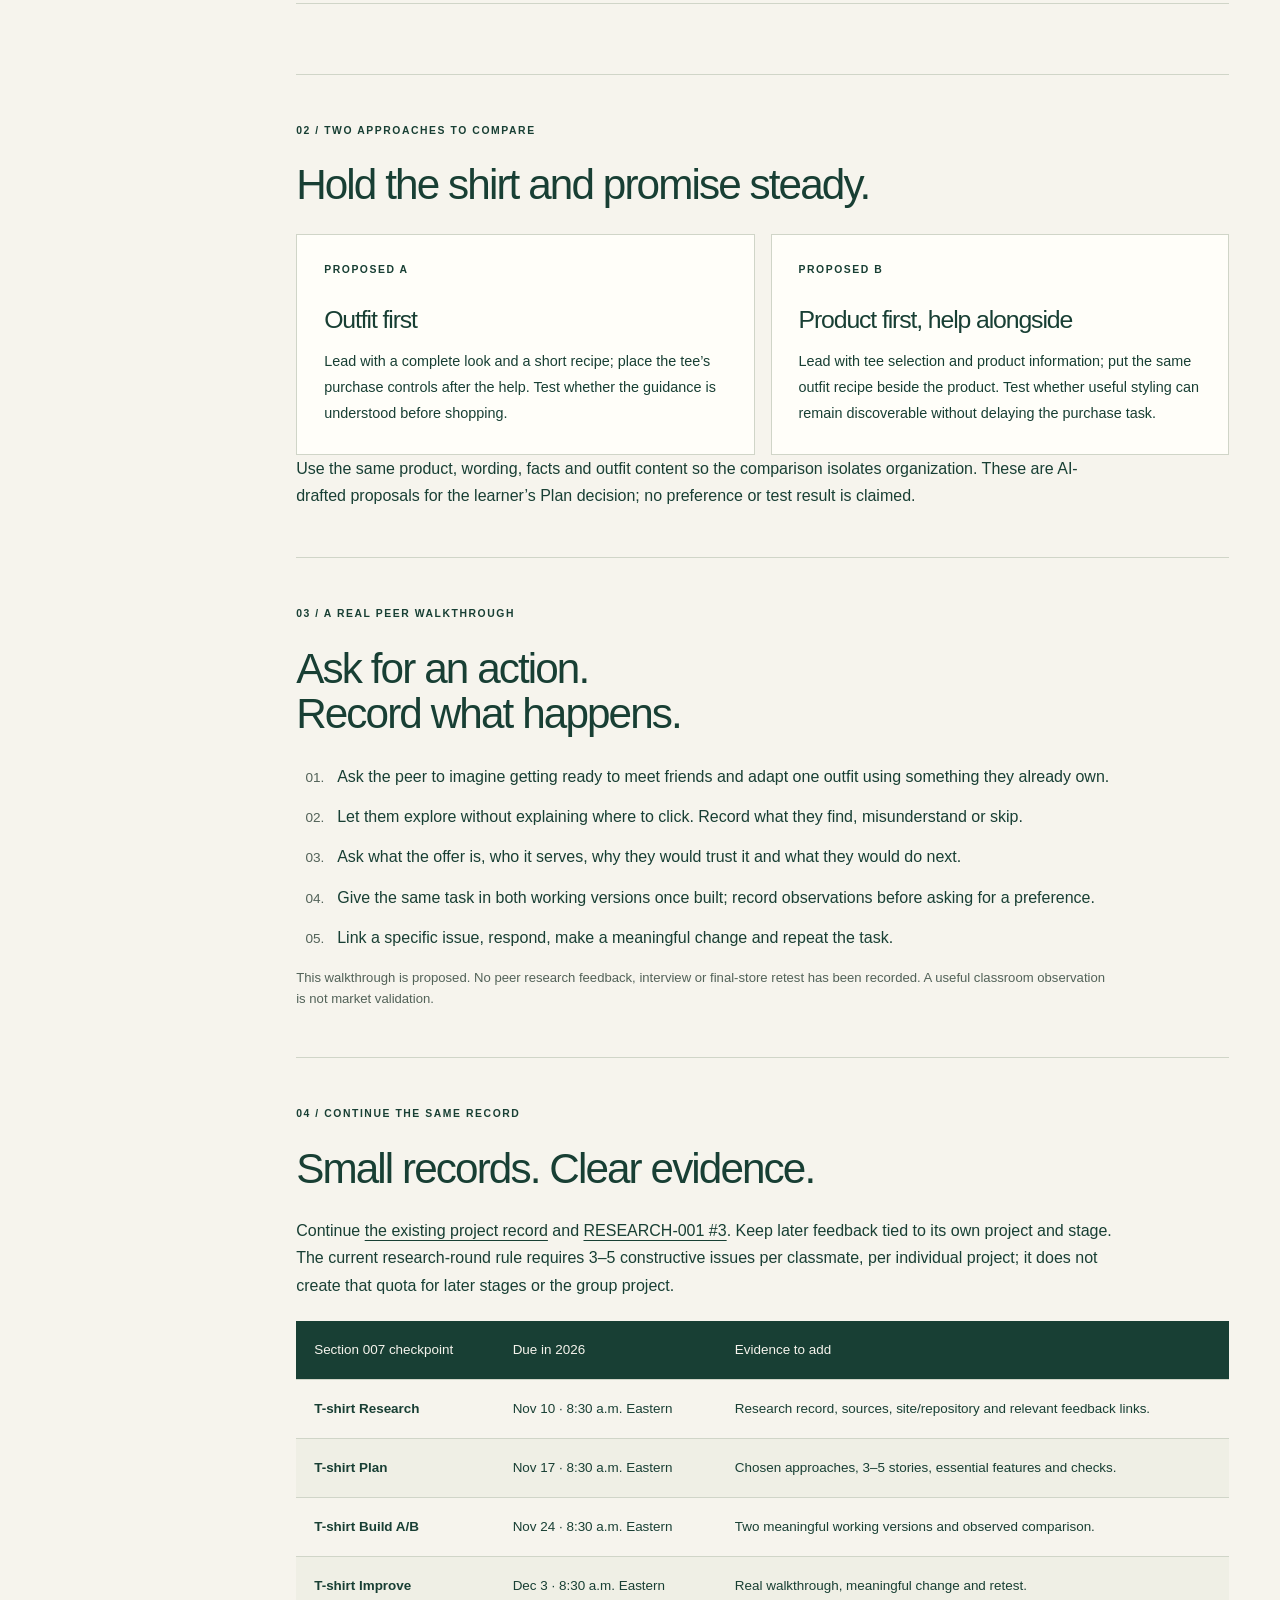
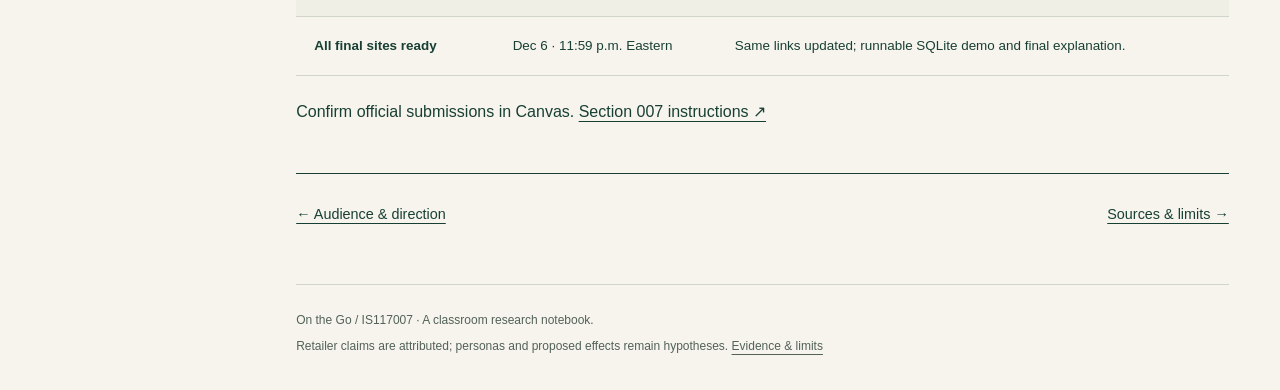
<file: public/research/next-steps.html>
<!doctype html>
<html lang="en">
  <head>
    <meta charset="utf-8" />
    <meta name="viewport" content="width=device-width, initial-scale=1" />
    <meta
      name="description"
      content="A bridge into the Plan checkpoint: proposed stories, observable checks and the questions a real peer should help answer."
    />
    <title>Research to plan | On the Go Research</title>
    <link rel="icon" href="data:," />
    <link rel="stylesheet" href="research.css?v=style-002" />
  </head>
  <body>
    <a class="skip" href="#main">Skip to research</a>
    <header class="topbar">
      <a class="wordmark" href="index.html"
        >On the Go <span aria-hidden="true">↗</span
        ><span class="notebook">RESEARCH / 001</span></a
      >
      <nav aria-label="Project links">
        <a href="../index.html">Concept store ↗</a
        ><a href="https://github.com/Starlynn73/IS117007">GitHub ↗</a>
      </nav>
    </header>
    <div class="layout">
      <aside class="sidebar">
        <p class="eyebrow">THE RESEARCH DESK</p>
        <nav aria-label="Research notebook">
          <a href="index.html">Research summary</a
          ><a href="landscape.html">Competitive landscape</a
          ><a href="uniqlo.html">01 / UNIQLO</a
          ><a href="hm.html">02 / H&amp;M</a
          ><a href="everlane.html">03 / Everlane</a
          ><a href="direction.html">Audience &amp; direction</a
          ><a href="next-steps.html" aria-current="page">Research to plan</a
          ><a href="sources.html">Sources &amp; limits</a>
        </nav>
        <div class="side-note">
          <span class="status-dot" aria-hidden="true"></span> Research
          checkpoint<br /><span
            >Evidence captured Nov 9, 2026.<br />Notebook revised Nov 10,
            2026.</span
          >
        </div>
        <a
          class="feedback-link"
          href="https://github.com/Starlynn73/IS117007/issues/3"
          >Leave research feedback ↗</a
        >
      </aside>
      <main id="main">
        <div class="page-heading">
          <p class="eyebrow">ON THE GO / RESEARCH NOTEBOOK</p>
          <h1>Research should change<br /><em>what we build.</em></h1>
          <p class="dek">
            A bridge into the Plan checkpoint: proposed stories, observable
            checks and the questions a real peer should help answer.
          </p>
        </div>
        <section class="section">
          <p class="eyebrow">STATUS</p>
          <h2>A proposal to review, not completed evidence.</h2>
          <div class="callout">
            <strong>Current boundary</strong>
            <p>
              Research is documented. The final-store Plan, A/B Build and
              Improve checkpoints are not complete. The current Brand Studio
              storefront has a temporary bag; it does not yet meet the final
              simulated-checkout and SQLite requirements.
            </p>
          </div>
        </section>
        <section class="section">
          <p class="eyebrow">01 / EVIDENCE TO FEATURES</p>
          <h2>Keep every proposal connected to a finding.</h2>
          <section
            class="table-scroll"
            tabindex="0"
            aria-label="Comparison table 1"
          >
            <table>
              <thead>
                <tr>
                  <th scope="col">Finding</th>
                  <th scope="col">Proposed story</th>
                  <th scope="col">Essential feature</th>
                  <th scope="col">Observable check</th>
                </tr>
              </thead>
              <tbody>
                <tr>
                  <td>
                    Styled photos are common; useful differentiation is
                    uncertain.
                  </td>
                  <td>
                    As a student meeting friends, I want a look I can adapt
                    using what I own.
                  </td>
                  <td>
                    One short outfit recipe with an accessory/sneaker pairing
                    and substitution.
                  </td>
                  <td>
                    After viewing, a peer can name one pairing and one usable
                    substitution without coaching.
                  </td>
                </tr>
                <tr>
                  <td>
                    Supporting product information accompanies the imagery.
                  </td>
                  <td>
                    As a visitor, I want to know what is confirmed before
                    choosing a size.
                  </td>
                  <td>
                    Clearly labeled sizes, fit-information limits and demo
                    product facts.
                  </td>
                  <td>
                    The peer finds size guidance; missing size blocks adding and
                    gives a helpful message.
                  </td>
                </tr>
                <tr>
                  <td>H&amp;M’s bag changes the cost picture.</td>
                  <td>
                    As a demo shopper, I want an understandable order total.
                  </td>
                  <td>
                    Quantity controls and an itemized, clearly fictional cost
                    summary.
                  </td>
                  <td>
                    Quantity 2 produces twice the unit price, with every demo
                    charge labeled and the total recalculated.
                  </td>
                </tr>
                <tr>
                  <td>Optional extras and contact gates add decisions.</td>
                  <td>
                    As a demo shopper, I want a clear path with control over
                    optional choices.
                  </td>
                  <td>
                    Short labeled synthetic-data checkout, input checks and
                    confirmation.
                  </td>
                  <td>
                    Missing required input shows an error; valid synthetic input
                    reaches confirmation without unexpected extras.
                  </td>
                </tr>
                <tr>
                  <td>Final store requires actual SQLite persistence.</td>
                  <td>
                    As the demonstrator, I want to retrieve a saved synthetic
                    order.
                  </td>
                  <td>
                    Runnable backend, SQLite order record and documented start
                    command.
                  </td>
                  <td>
                    Place a synthetic order, inspect its reference, restart and
                    show that the same record remains.
                  </td>
                </tr>
              </tbody>
            </table>
          </section>
        </section>
        <section class="section">
          <p class="eyebrow">02 / TWO APPROACHES TO COMPARE</p>
          <h2>Hold the shirt and promise steady.</h2>
          <div class="cards">
            <article class="card">
              <p class="eyebrow">PROPOSED A</p>
              <h3>Outfit first</h3>
              <p>
                Lead with a complete look and a short recipe; place the tee’s
                purchase controls after the help. Test whether the guidance is
                understood before shopping.
              </p>
            </article>
            <article class="card">
              <p class="eyebrow">PROPOSED B</p>
              <h3>Product first, help alongside</h3>
              <p>
                Lead with tee selection and product information; put the same
                outfit recipe beside the product. Test whether useful styling
                can remain discoverable without delaying the purchase task.
              </p>
            </article>
          </div>
          <p>
            Use the same product, wording, facts and outfit content so the
            comparison isolates organization. These are AI-drafted proposals for
            the learner’s Plan decision; no preference or test result is
            claimed.
          </p>
        </section>
        <section class="section">
          <p class="eyebrow">03 / A REAL PEER WALKTHROUGH</p>
          <h2>Ask for an action.<br />Record what happens.</h2>
          <ol class="steps">
            <li>
              Ask the peer to imagine getting ready to meet friends and adapt
              one outfit using something they already own.
            </li>
            <li>
              Let them explore without explaining where to click. Record what
              they find, misunderstand or skip.
            </li>
            <li>
              Ask what the offer is, who it serves, why they would trust it and
              what they would do next.
            </li>
            <li>
              Give the same task in both working versions once built; record
              observations before asking for a preference.
            </li>
            <li>
              Link a specific issue, respond, make a meaningful change and
              repeat the task.
            </li>
          </ol>
          <p class="fine">
            This walkthrough is proposed. No peer research feedback, interview
            or final-store retest has been recorded. A useful classroom
            observation is not market validation.
          </p>
        </section>
        <section class="section">
          <p class="eyebrow">04 / CONTINUE THE SAME RECORD</p>
          <h2>Small records. Clear evidence.</h2>
          <p>
            Continue
            <a
              href="https://github.com/Starlynn73/IS117007/blob/codex/tshirt-research/docs/tshirt-record.md"
              >the existing project record</a
            >
            and
            <a href="https://github.com/Starlynn73/IS117007/issues/3"
              >RESEARCH-001 #3</a
            >. Keep later feedback tied to its own project and stage. The
            current research-round rule requires 3–5 constructive issues per
            classmate, per individual project; it does not create that quota for
            later stages or the group project.
          </p>
          <section
            class="table-scroll"
            tabindex="0"
            aria-label="Comparison table 2"
          >
            <table>
              <thead>
                <tr>
                  <th scope="col">Section 007 checkpoint</th>
                  <th scope="col">Due in 2026</th>
                  <th scope="col">Evidence to add</th>
                </tr>
              </thead>
              <tbody>
                <tr>
                  <td>T-shirt Research</td>
                  <td>Nov 10 · 8:30 a.m. Eastern</td>
                  <td>
                    Research record, sources, site/repository and relevant
                    feedback links.
                  </td>
                </tr>
                <tr>
                  <td>T-shirt Plan</td>
                  <td>Nov 17 · 8:30 a.m. Eastern</td>
                  <td>
                    Chosen approaches, 3–5 stories, essential features and
                    checks.
                  </td>
                </tr>
                <tr>
                  <td>T-shirt Build A/B</td>
                  <td>Nov 24 · 8:30 a.m. Eastern</td>
                  <td>
                    Two meaningful working versions and observed comparison.
                  </td>
                </tr>
                <tr>
                  <td>T-shirt Improve</td>
                  <td>Dec 3 · 8:30 a.m. Eastern</td>
                  <td>Real walkthrough, meaningful change and retest.</td>
                </tr>
                <tr>
                  <td>All final sites ready</td>
                  <td>Dec 6 · 11:59 p.m. Eastern</td>
                  <td>
                    Same links updated; runnable SQLite demo and final
                    explanation.
                  </td>
                </tr>
              </tbody>
            </table>
          </section>
          <p>
            Confirm official submissions in Canvas.
            <a
              href="https://kaw393939.github.io/is117-demo-days/course/section-007.html"
              >Section 007 instructions ↗</a
            >
          </p>
        </section>
        <nav class="pager" aria-label="Continue reading">
          <a href="direction.html">← Audience &amp; direction</a
          ><a href="sources.html">Sources &amp; limits →</a>
        </nav>
        <footer>
          <p>On the Go / IS117007 · A classroom research notebook.</p>
          <p>
            Retailer claims are attributed; personas and proposed effects remain
            hypotheses. <a href="sources.html">Evidence &amp; limits</a>
          </p>
        </footer>
      </main>
    </div>
  </body>
</html>
</file>
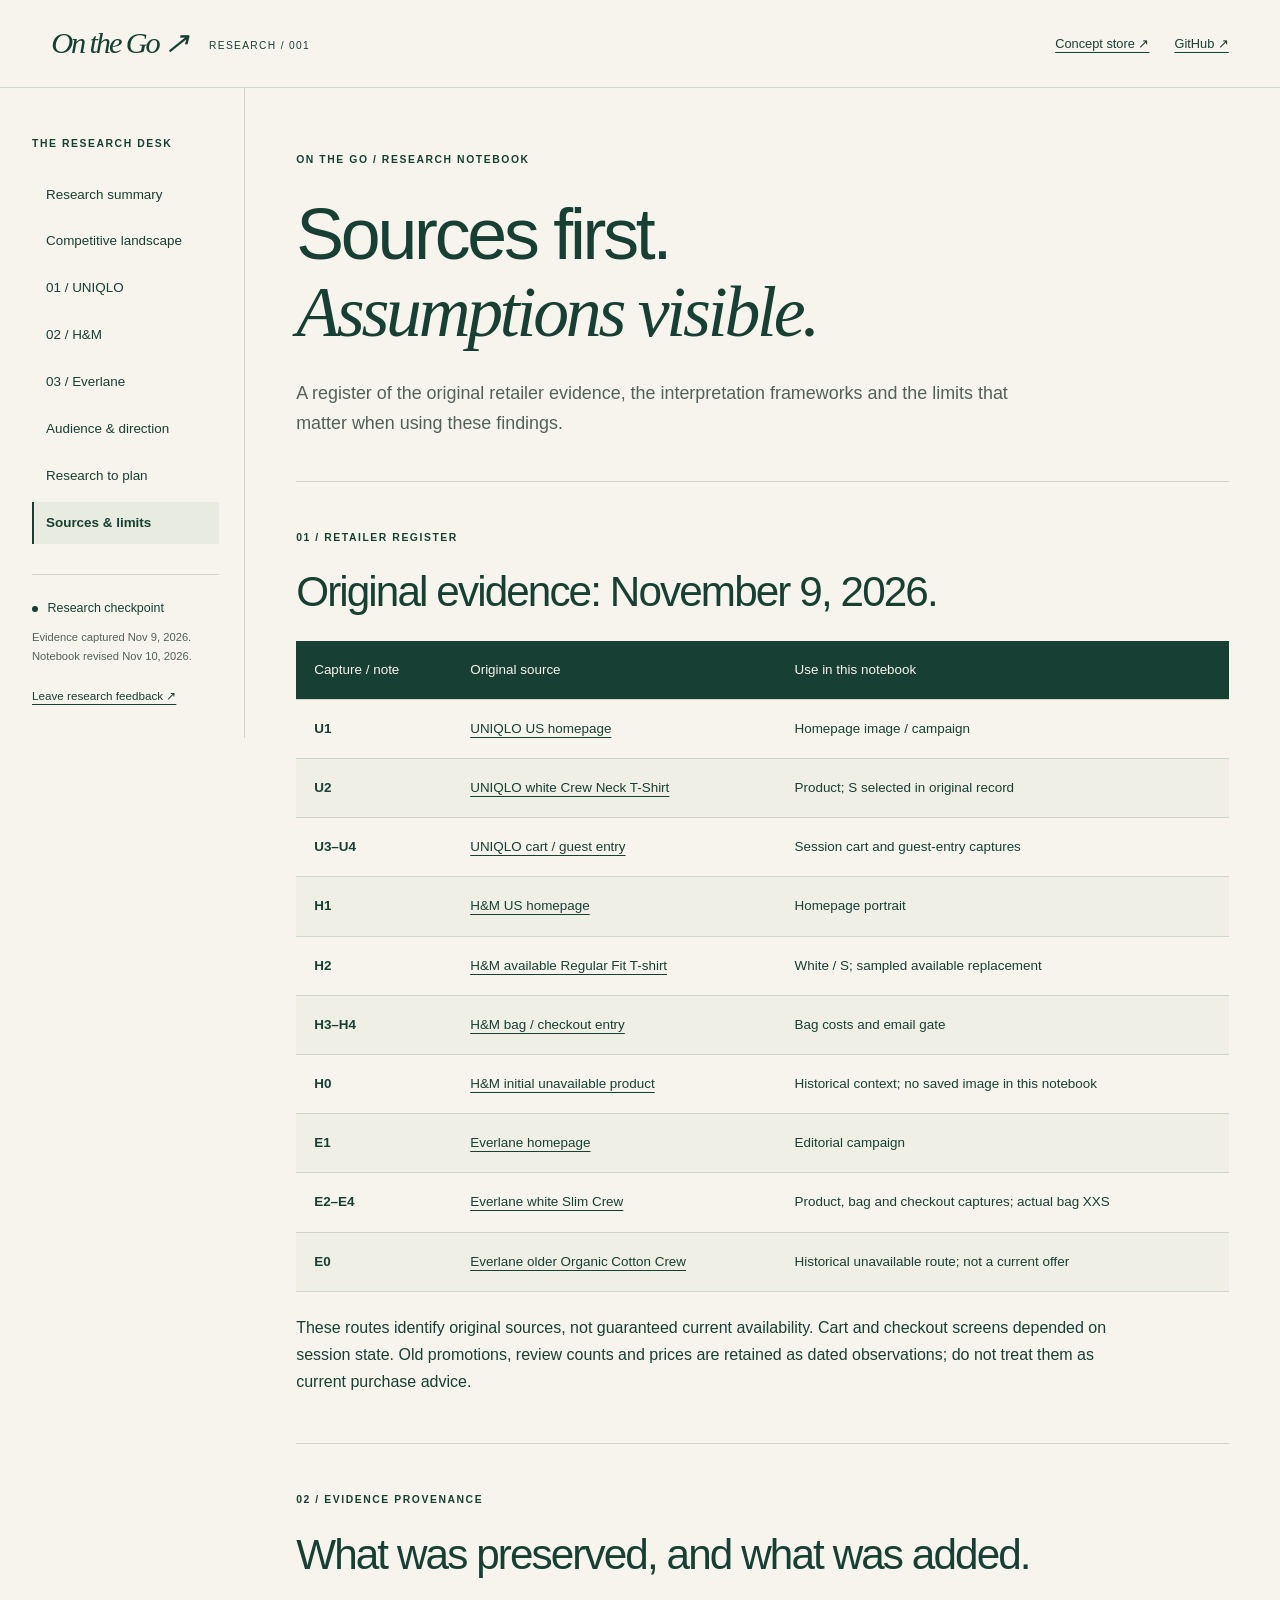
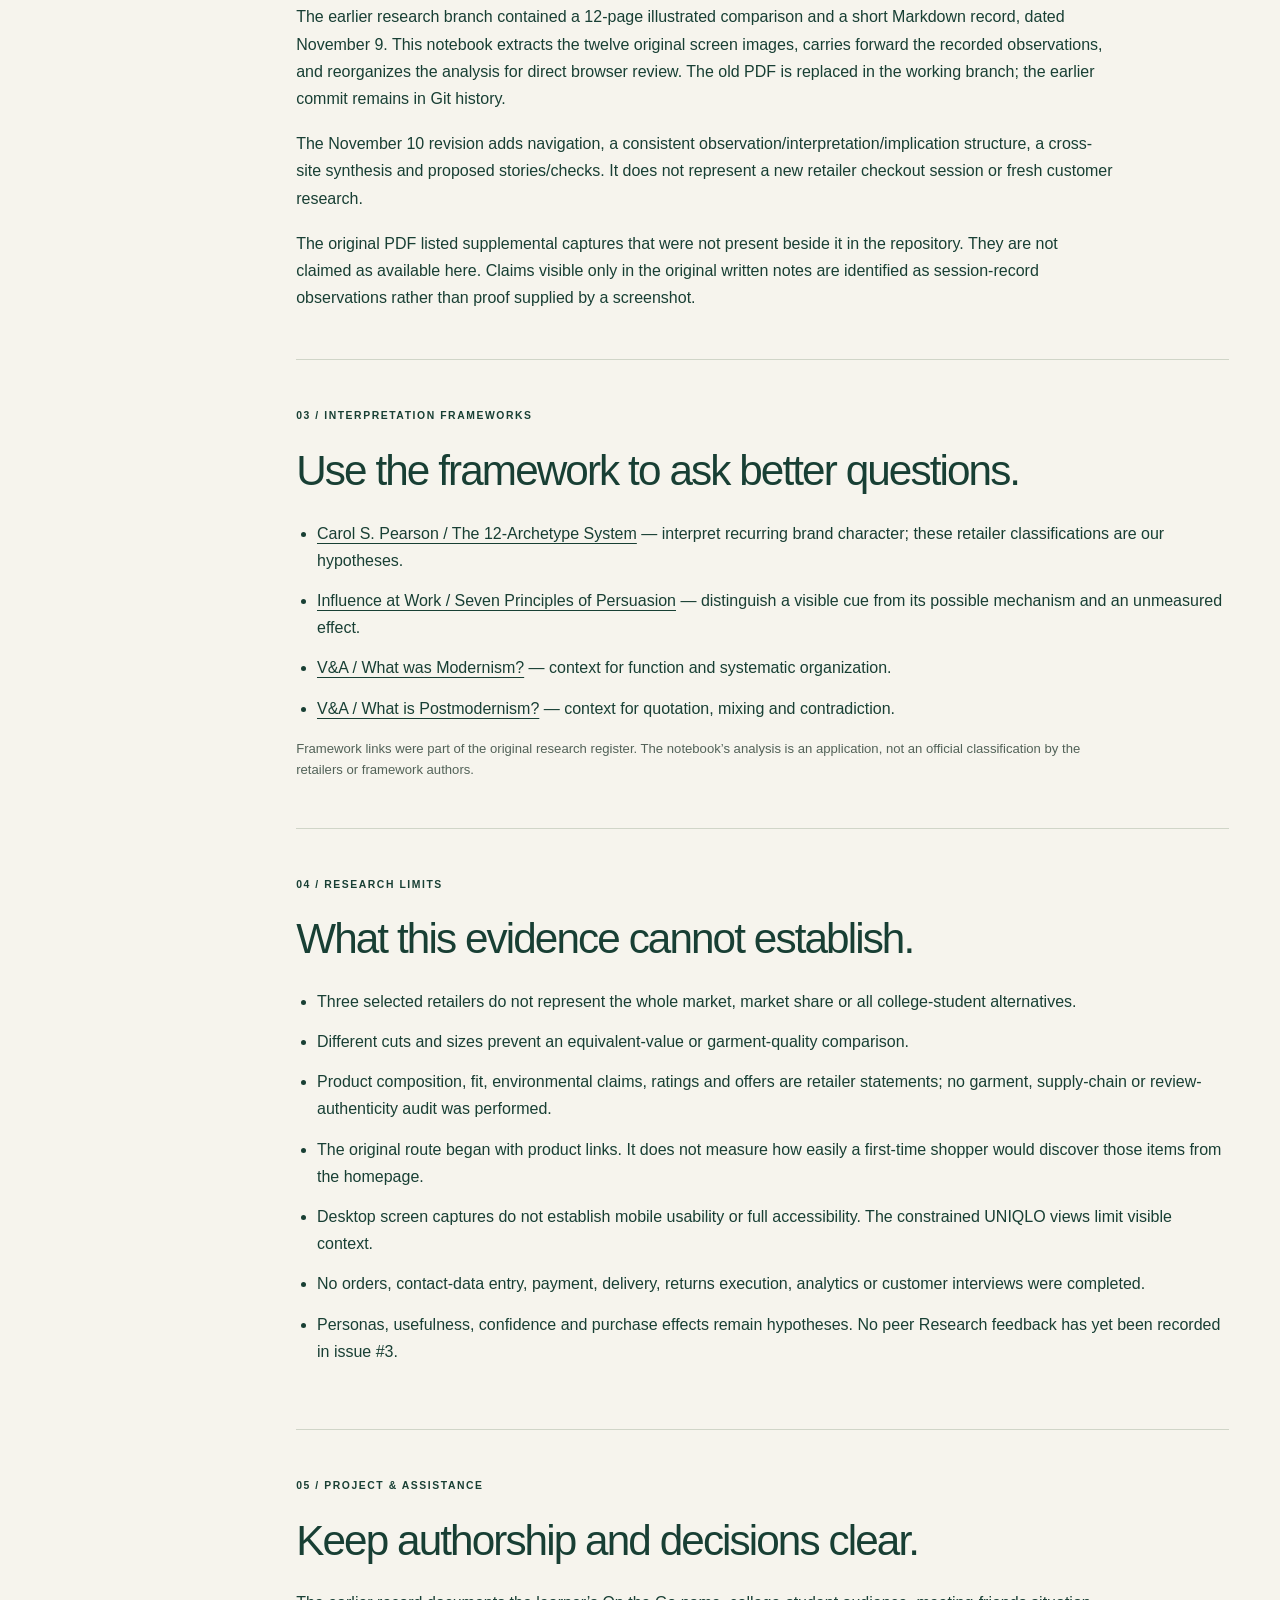
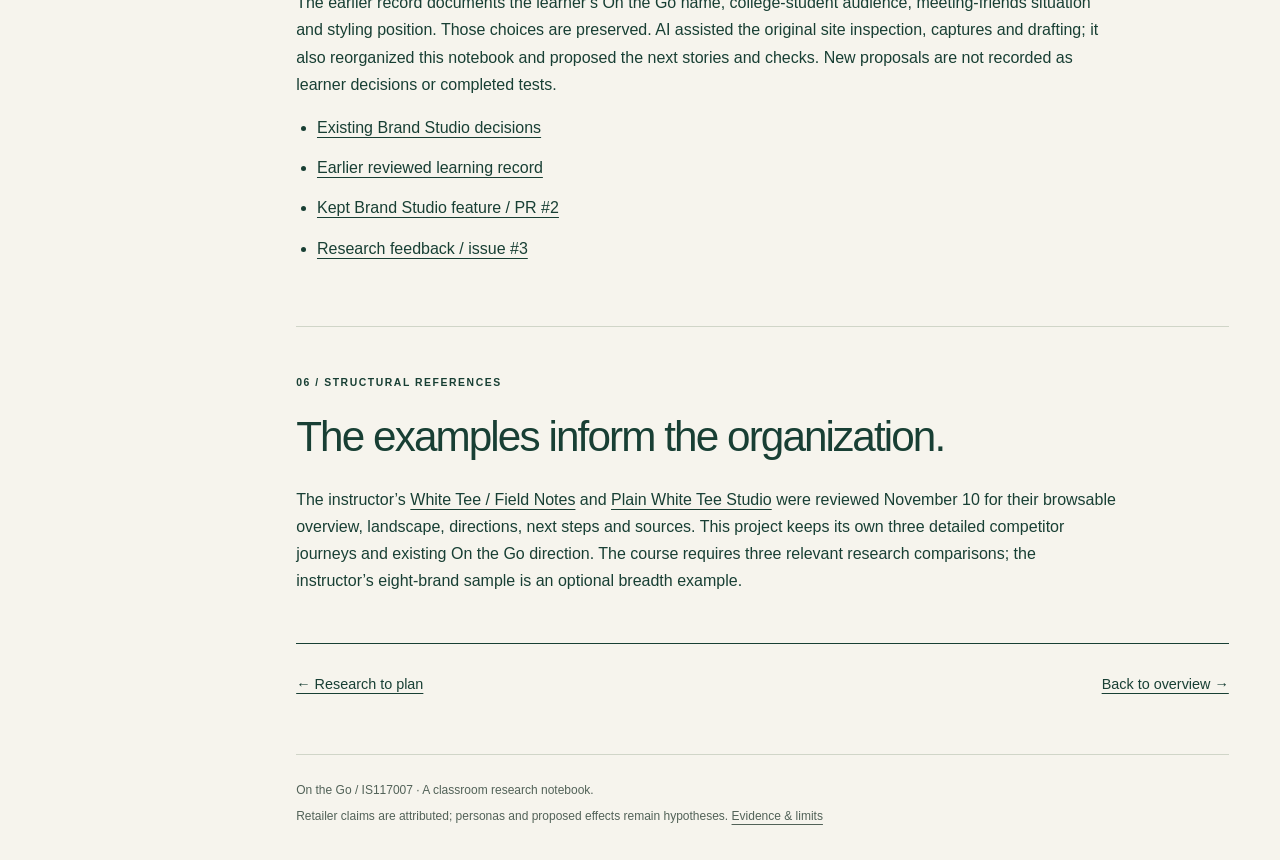
<file: public/research/sources.html>
<!doctype html>
<html lang="en">
  <head>
    <meta charset="utf-8" />
    <meta name="viewport" content="width=device-width, initial-scale=1" />
    <meta
      name="description"
      content="A register of the original retailer evidence, the interpretation frameworks and the limits that matter when using these findings."
    />
    <title>Sources and limits | On the Go Research</title>
    <link rel="icon" href="data:," />
    <link rel="stylesheet" href="research.css?v=style-002" />
  </head>
  <body>
    <a class="skip" href="#main">Skip to research</a>
    <header class="topbar">
      <a class="wordmark" href="index.html"
        >On the Go <span aria-hidden="true">↗</span
        ><span class="notebook">RESEARCH / 001</span></a
      >
      <nav aria-label="Project links">
        <a href="../index.html">Concept store ↗</a
        ><a href="https://github.com/Starlynn73/IS117007">GitHub ↗</a>
      </nav>
    </header>
    <div class="layout">
      <aside class="sidebar">
        <p class="eyebrow">THE RESEARCH DESK</p>
        <nav aria-label="Research notebook">
          <a href="index.html">Research summary</a
          ><a href="landscape.html">Competitive landscape</a
          ><a href="uniqlo.html">01 / UNIQLO</a
          ><a href="hm.html">02 / H&amp;M</a
          ><a href="everlane.html">03 / Everlane</a
          ><a href="direction.html">Audience &amp; direction</a
          ><a href="next-steps.html">Research to plan</a
          ><a href="sources.html" aria-current="page">Sources &amp; limits</a>
        </nav>
        <div class="side-note">
          <span class="status-dot" aria-hidden="true"></span> Research
          checkpoint<br /><span
            >Evidence captured Nov 9, 2026.<br />Notebook revised Nov 10,
            2026.</span
          >
        </div>
        <a
          class="feedback-link"
          href="https://github.com/Starlynn73/IS117007/issues/3"
          >Leave research feedback ↗</a
        >
      </aside>
      <main id="main">
        <div class="page-heading">
          <p class="eyebrow">ON THE GO / RESEARCH NOTEBOOK</p>
          <h1>Sources first.<br /><em>Assumptions visible.</em></h1>
          <p class="dek">
            A register of the original retailer evidence, the interpretation
            frameworks and the limits that matter when using these findings.
          </p>
        </div>
        <section class="section">
          <p class="eyebrow">01 / RETAILER REGISTER</p>
          <h2>Original evidence: November 9, 2026.</h2>
          <section
            class="table-scroll"
            tabindex="0"
            aria-label="Comparison table 1"
          >
            <table>
              <thead>
                <tr>
                  <th scope="col">Capture / note</th>
                  <th scope="col">Original source</th>
                  <th scope="col">Use in this notebook</th>
                </tr>
              </thead>
              <tbody>
                <tr>
                  <td>U1</td>
                  <td>
                    <a href="https://www.uniqlo.com/us/en/"
                      >UNIQLO US homepage</a
                    >
                  </td>
                  <td>Homepage image / campaign</td>
                </tr>
                <tr>
                  <td>U2</td>
                  <td>
                    <a
                      href="https://www.uniqlo.com/us/en/products/E422992-000/00?colorDisplayCode=00&amp;sizeDisplayCode=003"
                      >UNIQLO white Crew Neck T-Shirt</a
                    >
                  </td>
                  <td>Product; S selected in original record</td>
                </tr>
                <tr>
                  <td>U3–U4</td>
                  <td>
                    <a href="https://www.uniqlo.com/us/en/cart"
                      >UNIQLO cart / guest entry</a
                    >
                  </td>
                  <td>Session cart and guest-entry captures</td>
                </tr>
                <tr>
                  <td>H1</td>
                  <td>
                    <a href="https://www2.hm.com/en_us/index.html"
                      >H&amp;M US homepage</a
                    >
                  </td>
                  <td>Homepage portrait</td>
                </tr>
                <tr>
                  <td>H2</td>
                  <td>
                    <a
                      href="https://www2.hm.com/en_us/productpage.0685816001.html"
                      >H&amp;M available Regular Fit T-shirt</a
                    >
                  </td>
                  <td>White / S; sampled available replacement</td>
                </tr>
                <tr>
                  <td>H3–H4</td>
                  <td>
                    <a href="https://www2.hm.com/en_us/cart"
                      >H&amp;M bag / checkout entry</a
                    >
                  </td>
                  <td>Bag costs and email gate</td>
                </tr>
                <tr>
                  <td>H0</td>
                  <td>
                    <a
                      href="https://www2.hm.com/en_us/productpage.1262644004.html"
                      >H&amp;M initial unavailable product</a
                    >
                  </td>
                  <td>Historical context; no saved image in this notebook</td>
                </tr>
                <tr>
                  <td>E1</td>
                  <td>
                    <a href="https://www.everlane.com/">Everlane homepage</a>
                  </td>
                  <td>Editorial campaign</td>
                </tr>
                <tr>
                  <td>E2–E4</td>
                  <td>
                    <a
                      href="https://www.everlane.com/products/womens-organic-cotton-slim-crew-tee-white"
                      >Everlane white Slim Crew</a
                    >
                  </td>
                  <td>Product, bag and checkout captures; actual bag XXS</td>
                </tr>
                <tr>
                  <td>E0</td>
                  <td>
                    <a
                      href="https://www.everlane.com/products/womens-organic-cotton-crew-white"
                      >Everlane older Organic Cotton Crew</a
                    >
                  </td>
                  <td>Historical unavailable route; not a current offer</td>
                </tr>
              </tbody>
            </table>
          </section>
          <p>
            These routes identify original sources, not guaranteed current
            availability. Cart and checkout screens depended on session state.
            Old promotions, review counts and prices are retained as dated
            observations; do not treat them as current purchase advice.
          </p>
        </section>
        <section class="section">
          <p class="eyebrow">02 / EVIDENCE PROVENANCE</p>
          <h2>What was preserved, and what was added.</h2>
          <p>
            The earlier research branch contained a 12-page illustrated
            comparison and a short Markdown record, dated November 9. This
            notebook extracts the twelve original screen images, carries forward
            the recorded observations, and reorganizes the analysis for direct
            browser review. The old PDF is replaced in the working branch; the
            earlier commit remains in Git history.
          </p>
          <p>
            The November 10 revision adds navigation, a consistent
            observation/interpretation/implication structure, a cross-site
            synthesis and proposed stories/checks. It does not represent a new
            retailer checkout session or fresh customer research.
          </p>
          <p>
            The original PDF listed supplemental captures that were not present
            beside it in the repository. They are not claimed as available here.
            Claims visible only in the original written notes are identified as
            session-record observations rather than proof supplied by a
            screenshot.
          </p>
        </section>
        <section class="section" id="frameworks">
          <p class="eyebrow">03 / INTERPRETATION FRAMEWORKS</p>
          <h2>Use the framework to ask better questions.</h2>
          <ul>
            <li>
              <a
                href="https://carolspearson.com/about/the-pearson-12-archetype-system-human-development-and-evolution"
                >Carol S. Pearson / The 12-Archetype System</a
              >
              — interpret recurring brand character; these retailer
              classifications are our hypotheses.
            </li>
            <li>
              <a
                href="https://www.influenceatwork.com/7-principles-of-persuasion/"
                >Influence at Work / Seven Principles of Persuasion</a
              >
              — distinguish a visible cue from its possible mechanism and an
              unmeasured effect.
            </li>
            <li>
              <a href="https://www.vam.ac.uk/articles/what-was-modernism"
                >V&amp;A / What was Modernism?</a
              >
              — context for function and systematic organization.
            </li>
            <li>
              <a href="https://www.vam.ac.uk/articles/what-is-postmodernism"
                >V&amp;A / What is Postmodernism?</a
              >
              — context for quotation, mixing and contradiction.
            </li>
          </ul>
          <p class="fine">
            Framework links were part of the original research register. The
            notebook’s analysis is an application, not an official
            classification by the retailers or framework authors.
          </p>
        </section>
        <section class="section">
          <p class="eyebrow">04 / RESEARCH LIMITS</p>
          <h2>What this evidence cannot establish.</h2>
          <ul>
            <li>
              Three selected retailers do not represent the whole market, market
              share or all college-student alternatives.
            </li>
            <li>
              Different cuts and sizes prevent an equivalent-value or
              garment-quality comparison.
            </li>
            <li>
              Product composition, fit, environmental claims, ratings and offers
              are retailer statements; no garment, supply-chain or
              review-authenticity audit was performed.
            </li>
            <li>
              The original route began with product links. It does not measure
              how easily a first-time shopper would discover those items from
              the homepage.
            </li>
            <li>
              Desktop screen captures do not establish mobile usability or full
              accessibility. The constrained UNIQLO views limit visible context.
            </li>
            <li>
              No orders, contact-data entry, payment, delivery, returns
              execution, analytics or customer interviews were completed.
            </li>
            <li>
              Personas, usefulness, confidence and purchase effects remain
              hypotheses. No peer Research feedback has yet been recorded in
              issue #3.
            </li>
          </ul>
        </section>
        <section class="section">
          <p class="eyebrow">05 / PROJECT &amp; ASSISTANCE</p>
          <h2>Keep authorship and decisions clear.</h2>
          <p>
            The earlier record documents the learner’s On the Go name,
            college-student audience, meeting-friends situation and styling
            position. Those choices are preserved. AI assisted the original site
            inspection, captures and drafting; it also reorganized this notebook
            and proposed the next stories and checks. New proposals are not
            recorded as learner decisions or completed tests.
          </p>
          <ul>
            <li>
              <a href="https://github.com/Starlynn73/IS117007/blob/main/SPEC.md"
                >Existing Brand Studio decisions</a
              >
            </li>
            <li>
              <a
                href="https://github.com/Starlynn73/IS117007/blob/main/LEARNING.md"
                >Earlier reviewed learning record</a
              >
            </li>
            <li>
              <a href="https://github.com/Starlynn73/IS117007/pull/2"
                >Kept Brand Studio feature / PR #2</a
              >
            </li>
            <li>
              <a href="https://github.com/Starlynn73/IS117007/issues/3"
                >Research feedback / issue #3</a
              >
            </li>
          </ul>
        </section>
        <section class="section">
          <p class="eyebrow">06 / STRUCTURAL REFERENCES</p>
          <h2>The examples inform the organization.</h2>
          <p>
            The instructor’s
            <a href="https://kaw393939.github.io/is117007-tshirt/"
              >White Tee / Field Notes</a
            >
            and
            <a href="https://kaw393939.github.io/plain-white-tee-studio/"
              >Plain White Tee Studio</a
            >
            were reviewed November 10 for their browsable overview, landscape,
            directions, next steps and sources. This project keeps its own three
            detailed competitor journeys and existing On the Go direction. The
            course requires three relevant research comparisons; the
            instructor’s eight-brand sample is an optional breadth example.
          </p>
        </section>
        <nav class="pager" aria-label="Continue reading">
          <a href="next-steps.html">← Research to plan</a
          ><a href="index.html">Back to overview →</a>
        </nav>
        <footer>
          <p>On the Go / IS117007 · A classroom research notebook.</p>
          <p>
            Retailer claims are attributed; personas and proposed effects remain
            hypotheses. <a href="sources.html">Evidence &amp; limits</a>
          </p>
        </footer>
      </main>
    </div>
  </body>
</html>
</file>
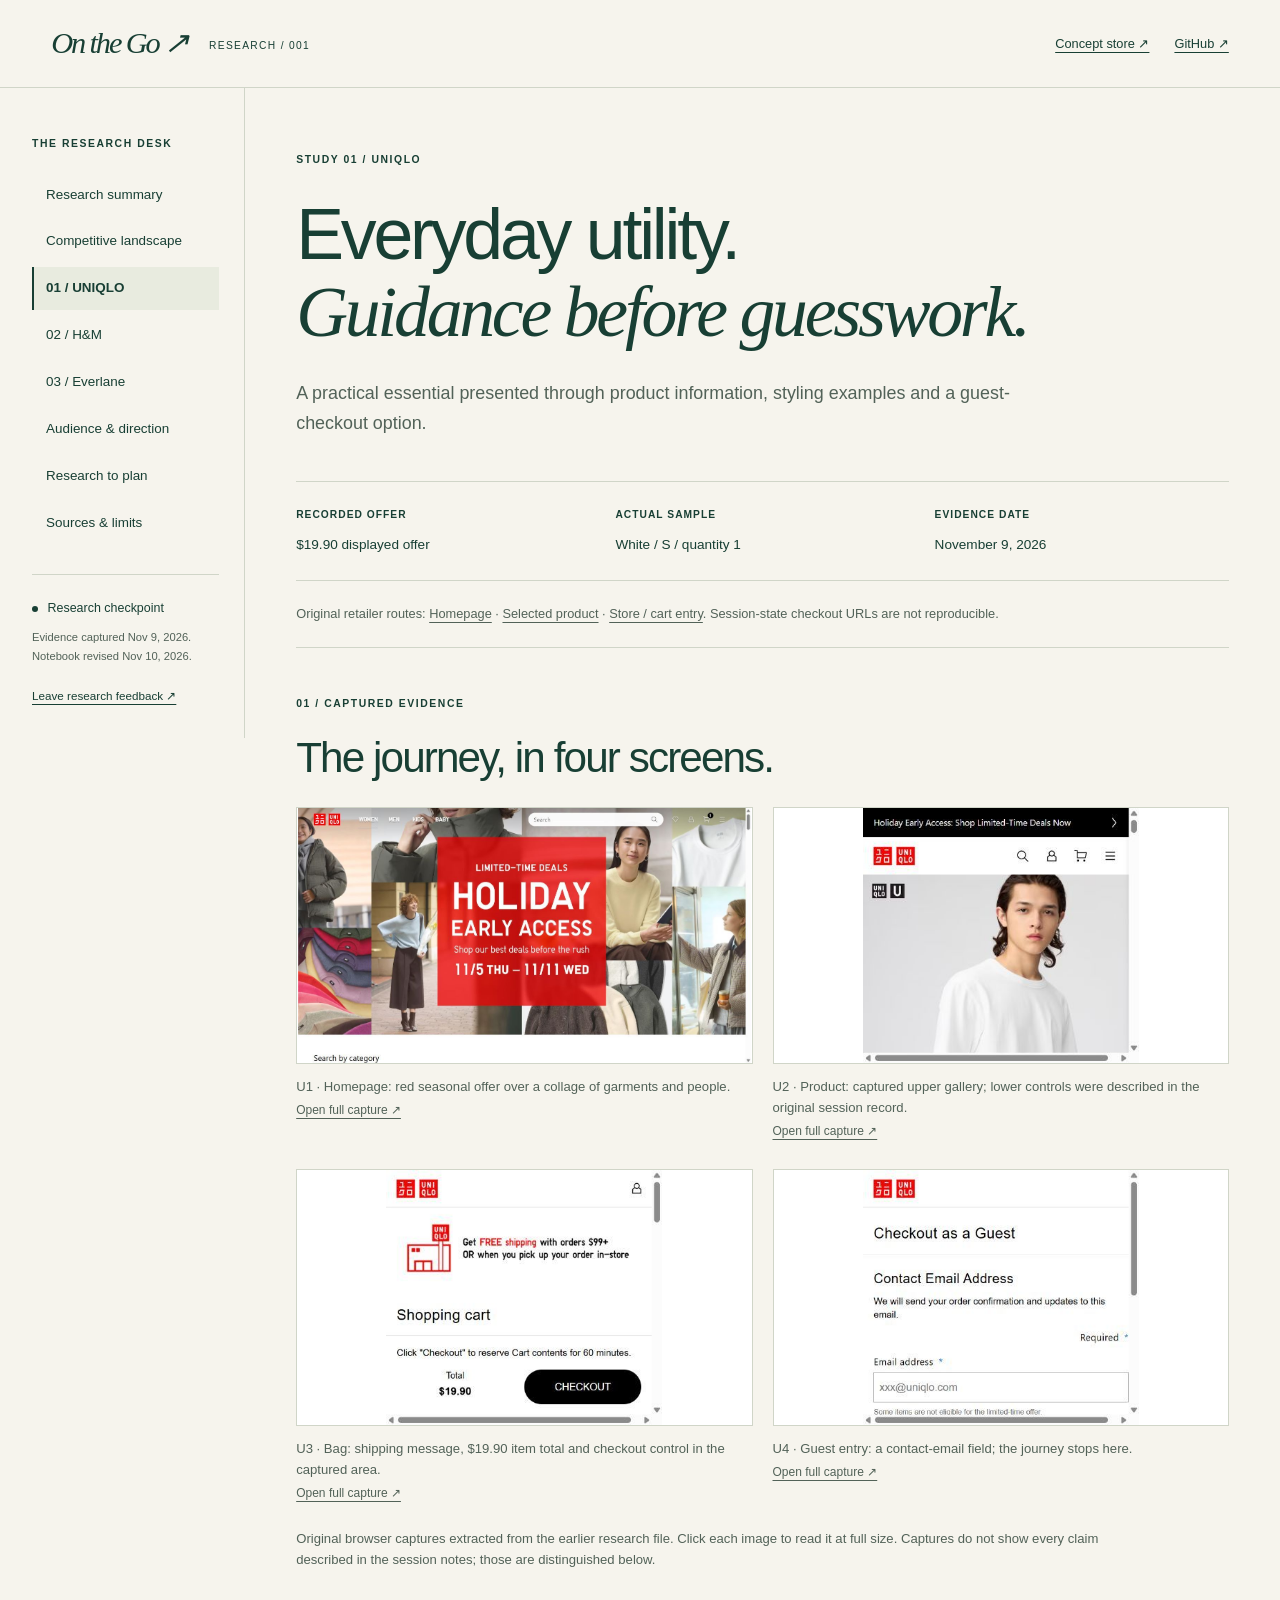
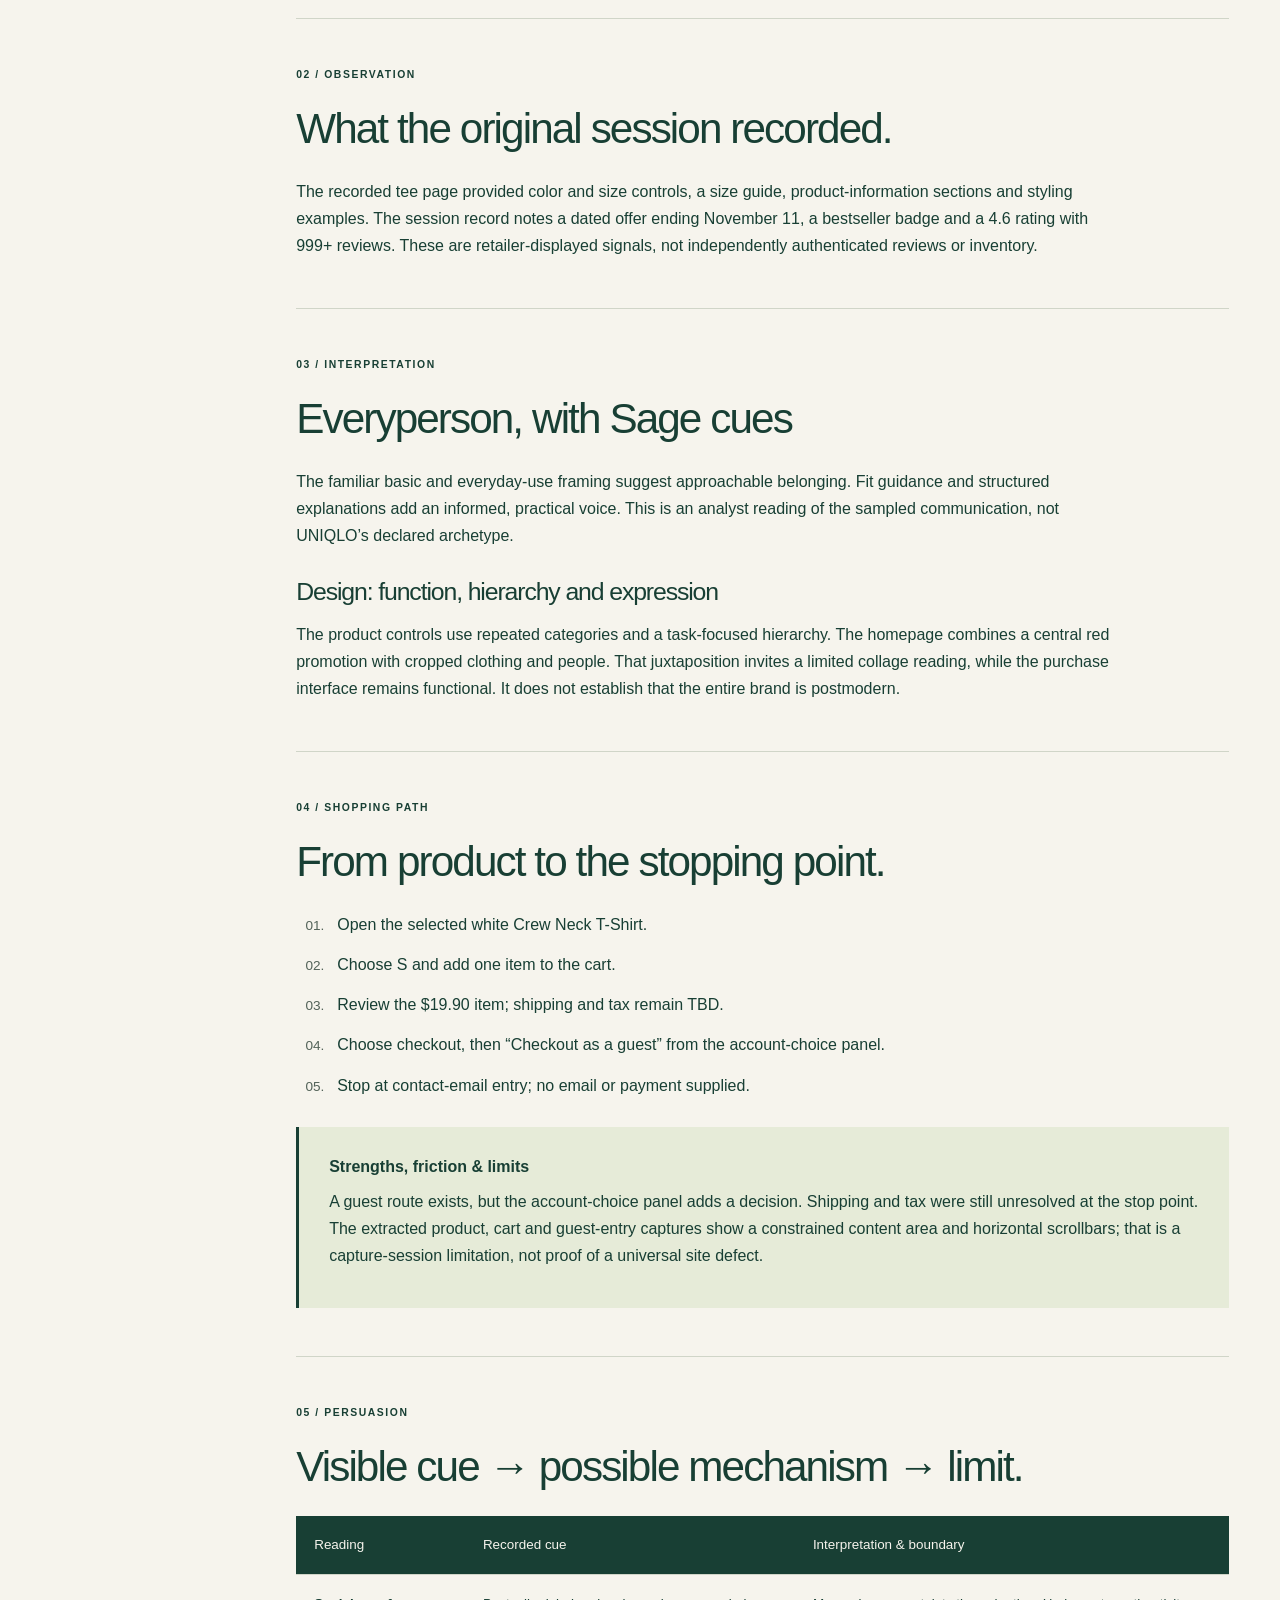
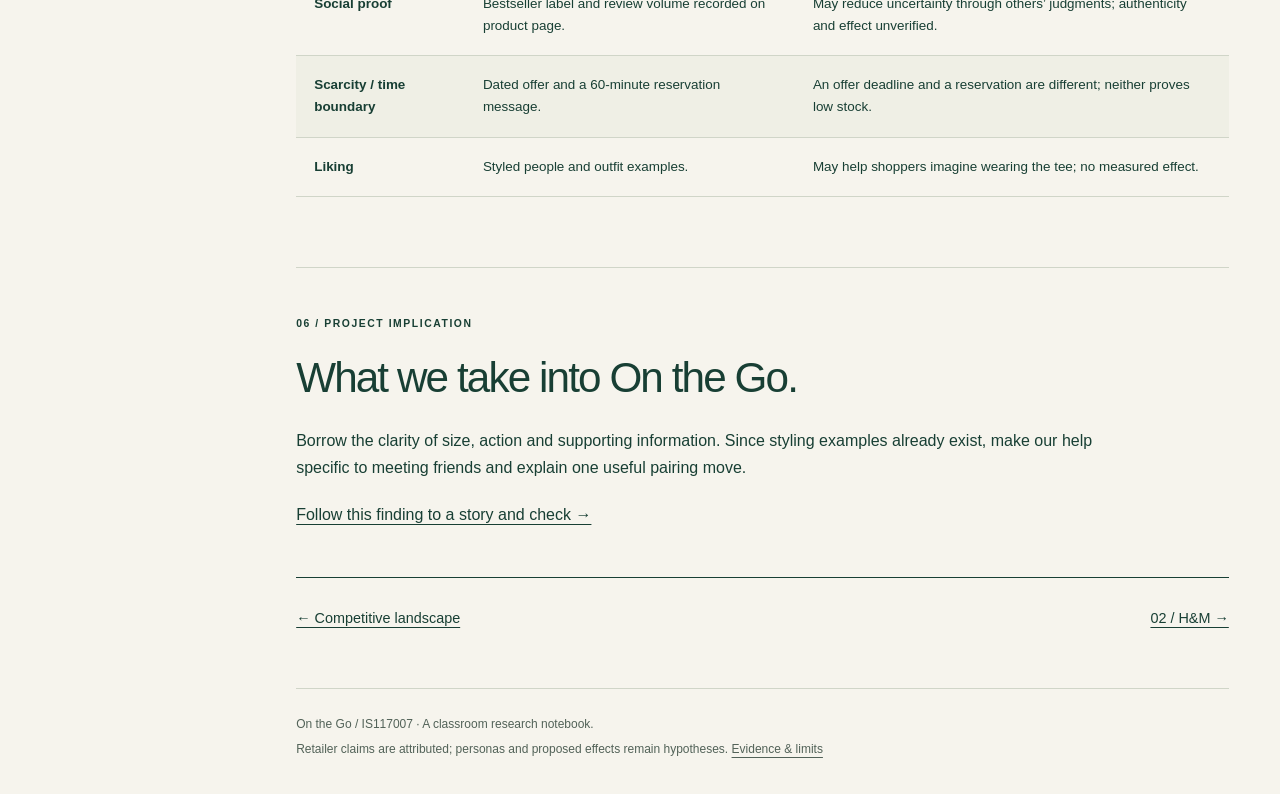
<file: public/research/uniqlo.html>
<!doctype html>
<html lang="en">
  <head>
    <meta charset="utf-8" />
    <meta name="viewport" content="width=device-width, initial-scale=1" />
    <meta
      name="description"
      content="A practical essential presented through product information, styling examples and a guest-checkout option."
    />
    <title>UNIQLO study | On the Go Research</title>
    <link rel="icon" href="data:," />
    <link rel="stylesheet" href="research.css?v=style-002" />
  </head>
  <body>
    <a class="skip" href="#main">Skip to research</a>
    <header class="topbar">
      <a class="wordmark" href="index.html"
        >On the Go <span aria-hidden="true">↗</span
        ><span class="notebook">RESEARCH / 001</span></a
      >
      <nav aria-label="Project links">
        <a href="../index.html">Concept store ↗</a
        ><a href="https://github.com/Starlynn73/IS117007">GitHub ↗</a>
      </nav>
    </header>
    <div class="layout">
      <aside class="sidebar">
        <p class="eyebrow">THE RESEARCH DESK</p>
        <nav aria-label="Research notebook">
          <a href="index.html">Research summary</a
          ><a href="landscape.html">Competitive landscape</a
          ><a href="uniqlo.html" aria-current="page">01 / UNIQLO</a
          ><a href="hm.html">02 / H&amp;M</a
          ><a href="everlane.html">03 / Everlane</a
          ><a href="direction.html">Audience &amp; direction</a
          ><a href="next-steps.html">Research to plan</a
          ><a href="sources.html">Sources &amp; limits</a>
        </nav>
        <div class="side-note">
          <span class="status-dot" aria-hidden="true"></span> Research
          checkpoint<br /><span
            >Evidence captured Nov 9, 2026.<br />Notebook revised Nov 10,
            2026.</span
          >
        </div>
        <a
          class="feedback-link"
          href="https://github.com/Starlynn73/IS117007/issues/3"
          >Leave research feedback ↗</a
        >
      </aside>
      <main id="main">
        <div class="page-heading">
          <p class="eyebrow">STUDY 01 / UNIQLO</p>
          <h1>Everyday utility.<br /><em>Guidance before guesswork.</em></h1>
          <p class="dek">
            A practical essential presented through product information, styling
            examples and a guest-checkout option.
          </p>
        </div>
        <div class="study-meta">
          <span><strong>Recorded offer</strong>$19.90 displayed offer</span
          ><span><strong>Actual sample</strong>White / S / quantity 1</span
          ><span><strong>Evidence date</strong>November 9, 2026</span>
        </div>
        <p class="source-line">
          Original retailer routes:
          <a href="https://www.uniqlo.com/us/en/">Homepage</a> ·
          <a
            href="https://www.uniqlo.com/us/en/products/E422992-000/00?colorDisplayCode=00&amp;sizeDisplayCode=003"
            >Selected product</a
          >
          · <a href="https://www.uniqlo.com/us/en/cart">Store / cart entry</a>.
          Session-state checkout URLs are not reproducible.
        </p>
        <section class="section">
          <p class="eyebrow">01 / CAPTURED EVIDENCE</p>
          <h2>The journey, in four screens.</h2>
          <div class="gallery">
            <figure>
              <a href="assets/uniqlo-home.jpg"
                ><img
                  src="assets/uniqlo-home.jpg"
                  alt="U1 · Homepage: red seasonal offer over a collage of garments and people."
                  loading="lazy"
                  width="1280"
                  height="720"
              /></a>
              <figcaption>
                U1 · Homepage: red seasonal offer over a collage of garments and
                people. <a href="assets/uniqlo-home.jpg">Open full capture ↗</a>
              </figcaption>
            </figure>
            <figure>
              <a href="assets/uniqlo-product.jpg"
                ><img
                  src="assets/uniqlo-product.jpg"
                  alt="U2 · Product: captured upper gallery; lower controls were described in the original session record."
                  loading="lazy"
                  width="1280"
                  height="720"
              /></a>
              <figcaption>
                U2 · Product: captured upper gallery; lower controls were
                described in the original session record.
                <a href="assets/uniqlo-product.jpg">Open full capture ↗</a>
              </figcaption>
            </figure>
            <figure>
              <a href="assets/uniqlo-bag.jpg"
                ><img
                  src="assets/uniqlo-bag.jpg"
                  alt="U3 · Bag: shipping message, $19.90 item total and checkout control in the captured area."
                  loading="lazy"
                  width="1280"
                  height="720"
              /></a>
              <figcaption>
                U3 · Bag: shipping message, $19.90 item total and checkout
                control in the captured area.
                <a href="assets/uniqlo-bag.jpg">Open full capture ↗</a>
              </figcaption>
            </figure>
            <figure>
              <a href="assets/uniqlo-checkout.jpg"
                ><img
                  src="assets/uniqlo-checkout.jpg"
                  alt="U4 · Guest entry: a contact-email field; the journey stops here."
                  loading="lazy"
                  width="1280"
                  height="720"
              /></a>
              <figcaption>
                U4 · Guest entry: a contact-email field; the journey stops here.
                <a href="assets/uniqlo-checkout.jpg">Open full capture ↗</a>
              </figcaption>
            </figure>
          </div>
          <p class="fine">
            Original browser captures extracted from the earlier research file.
            Click each image to read it at full size. Captures do not show every
            claim described in the session notes; those are distinguished below.
          </p>
        </section>
        <section class="section">
          <p class="eyebrow">02 / OBSERVATION</p>
          <h2>What the original session recorded.</h2>
          <p>
            The recorded tee page provided color and size controls, a size
            guide, product-information sections and styling examples. The
            session record notes a dated offer ending November 11, a bestseller
            badge and a 4.6 rating with 999+ reviews. These are
            retailer-displayed signals, not independently authenticated reviews
            or inventory.
          </p>
        </section>
        <section class="section">
          <p class="eyebrow">03 / INTERPRETATION</p>
          <h2>Everyperson, with Sage cues</h2>
          <p>
            The familiar basic and everyday-use framing suggest approachable
            belonging. Fit guidance and structured explanations add an informed,
            practical voice. This is an analyst reading of the sampled
            communication, not UNIQLO’s declared archetype.
          </p>
          <h3>Design: function, hierarchy and expression</h3>
          <p>
            The product controls use repeated categories and a task-focused
            hierarchy. The homepage combines a central red promotion with
            cropped clothing and people. That juxtaposition invites a limited
            collage reading, while the purchase interface remains functional. It
            does not establish that the entire brand is postmodern.
          </p>
        </section>
        <section class="section">
          <p class="eyebrow">04 / SHOPPING PATH</p>
          <h2>From product to the stopping point.</h2>
          <ol class="steps">
            <li>Open the selected white Crew Neck T-Shirt.</li>
            <li>Choose S and add one item to the cart.</li>
            <li>Review the $19.90 item; shipping and tax remain TBD.</li>
            <li>
              Choose checkout, then “Checkout as a guest” from the
              account-choice panel.
            </li>
            <li>Stop at contact-email entry; no email or payment supplied.</li>
          </ol>
          <div class="callout">
            <strong>Strengths, friction &amp; limits</strong>
            <p>
              A guest route exists, but the account-choice panel adds a
              decision. Shipping and tax were still unresolved at the stop
              point. The extracted product, cart and guest-entry captures show a
              constrained content area and horizontal scrollbars; that is a
              capture-session limitation, not proof of a universal site defect.
            </p>
          </div>
        </section>
        <section class="section">
          <p class="eyebrow">05 / PERSUASION</p>
          <h2>Visible cue → possible mechanism → limit.</h2>
          <section
            class="table-scroll"
            tabindex="0"
            aria-label="Comparison table 1"
          >
            <table>
              <thead>
                <tr>
                  <th scope="col">Reading</th>
                  <th scope="col">Recorded cue</th>
                  <th scope="col">Interpretation &amp; boundary</th>
                </tr>
              </thead>
              <tbody>
                <tr>
                  <td>Social proof</td>
                  <td>
                    Bestseller label and review volume recorded on product page.
                  </td>
                  <td>
                    May reduce uncertainty through others’ judgments;
                    authenticity and effect unverified.
                  </td>
                </tr>
                <tr>
                  <td>Scarcity / time boundary</td>
                  <td>Dated offer and a 60-minute reservation message.</td>
                  <td>
                    An offer deadline and a reservation are different; neither
                    proves low stock.
                  </td>
                </tr>
                <tr>
                  <td>Liking</td>
                  <td>Styled people and outfit examples.</td>
                  <td>
                    May help shoppers imagine wearing the tee; no measured
                    effect.
                  </td>
                </tr>
              </tbody>
            </table>
          </section>
        </section>
        <section class="section">
          <p class="eyebrow">06 / PROJECT IMPLICATION</p>
          <h2>What we take into On the Go.</h2>
          <p>
            Borrow the clarity of size, action and supporting information. Since
            styling examples already exist, make our help specific to meeting
            friends and explain one useful pairing move.
          </p>
          <a class="text-link" href="next-steps.html"
            >Follow this finding to a story and check →</a
          >
        </section>
        <nav class="pager" aria-label="Continue reading">
          <a href="landscape.html">← Competitive landscape</a
          ><a href="hm.html">02 / H&amp;M →</a>
        </nav>
        <footer>
          <p>On the Go / IS117007 · A classroom research notebook.</p>
          <p>
            Retailer claims are attributed; personas and proposed effects remain
            hypotheses. <a href="sources.html">Evidence &amp; limits</a>
          </p>
        </footer>
      </main>
    </div>
  </body>
</html>
</file>
<file: public/styles.css>
/* Shared brand tokens. Change these after you agree on your brand direction.
   Both the storefront and the live style guide use this file. */
:root {
  --color-paper: #f0eade;
  --color-ink: #172622;
  --color-muted: #5a615b;
  --color-line: #c9c5b9;
  --color-accent: #bce849;
  --color-soft: #e1dfd3;
  --color-white: #fff;
  --color-danger: #992e28;
  --font-body: arial, helvetica, sans-serif;
  --font-display: georgia, "Times New Roman", serif;
  --font-mono: ui-monospace, sfmono-regular, consolas, monospace;
  --space-1: 0.5rem;
  --space-2: 1rem;
  --space-3: 1.5rem;
  --space-4: 2rem;
  --space-5: 3rem;
  --space-6: 4rem;
  --page-width: 1440px;
}

* {
  box-sizing: border-box;
}

html {
  scroll-behavior: smooth;
  scroll-padding-top: 1.5rem;
}

body {
  margin: 0;
  background: var(--color-paper);
  color: var(--color-ink);
  font-family: var(--font-body);
  line-height: 1.6;
  -webkit-font-smoothing: antialiased;
}

img,
svg {
  display: block;
  max-width: 100%;
}

button,
a,
input {
  -webkit-tap-highlight-color: transparent;
}

a {
  color: inherit;
  text-underline-offset: 0.2em;
  text-decoration-thickness: 1px;
}

a:hover {
  text-decoration-thickness: 2px;
}

button,
input {
  font: inherit;
}

button {
  cursor: pointer;
}

button:disabled {
  cursor: default;
}

:focus-visible {
  outline: 3px solid var(--color-ink);
  outline-offset: 5px;
}

[hidden] {
  display: none !important;
}

::selection {
  background: var(--color-accent);
  color: var(--color-ink);
}

h1,
h2,
h3,
p {
  margin: 0;
}

h1,
h2,
h3 {
  font-family: var(--font-display);
  font-weight: 400;
  font-style: italic;
}

h1 {
  font-size: clamp(3.4rem, 6.25vw, 6.6rem);
  line-height: 0.99;
  letter-spacing: -0.045em;
}

h2 {
  font-size: clamp(2rem, 3.6vw, 3.75rem);
  line-height: 1.08;
  letter-spacing: -0.055em;
}

h3 {
  font-family: var(--font-body);
  font-style: normal;
  font-size: 1.3rem;
  line-height: 1.3;
  letter-spacing: -0.03em;
}

p + p {
  margin-top: var(--space-2);
}

.wrap {
  width: min(calc(100% - 6rem), var(--page-width));
  margin-inline: auto;
}

.muted {
  color: var(--color-muted);
}

.eyebrow,
.micro-label,
.visual-label,
.image-caption,
.section-number,
.type-label,
.token-name {
  font-family: var(--font-mono);
  font-size: 0.68rem;
  font-weight: 500;
  line-height: 1.5;
  letter-spacing: 0.06em;
  text-transform: uppercase;
}

.eyebrow {
  display: flex;
  align-items: center;
  gap: 0.55rem;
}

.status-dot {
  width: 7px;
  height: 7px;
  display: inline-block;
  background: var(--color-ink);
  border-radius: 50%;
}

.skip-link {
  position: fixed;
  top: 8px;
  left: 8px;
  z-index: 10;
  transform: translateY(-180%);
  padding: 0.75rem 1rem;
  background: var(--color-ink);
  color: var(--color-white);
}

.skip-link:focus {
  transform: translateY(0);
}

.starter-notice {
  display: flex;
  justify-content: space-between;
  align-items: center;
  gap: 1.5rem;
  padding: 0.8rem 3rem;
  background: var(--color-accent);
  font-size: 0.73rem;
  line-height: 1.5;
}

.starter-notice a {
  flex-shrink: 0;
  font-weight: 650;
}

.site-header {
  min-height: 106px;
  display: flex;
  align-items: center;
  gap: 3rem;
  border-bottom: 1px solid var(--color-line);
}

.brand-link {
  display: inline-block;
  flex-shrink: 0;
}

.wordmark {
  width: 175px;
  height: 36px;
}

.main-nav {
  display: flex;
  justify-content: center;
  align-items: center;
  gap: 2rem;
  margin-inline: auto;
}

.nav-link,
.bag-link {
  text-decoration: none;
  font-size: 0.8rem;
}

.nav-link {
  padding-block: 0.5rem;
  border-bottom: 1px solid transparent;
}

.nav-link:hover,
.nav-link[aria-current="page"] {
  border-color: currentcolor;
}

.bag-link {
  display: flex;
  align-items: center;
  gap: 0.65rem;
  white-space: nowrap;
}

.bag-count {
  display: grid;
  place-items: center;
  min-width: 1.7rem;
  height: 1.7rem;
  border: 1px solid var(--color-ink);
  border-radius: 50%;
  font-size: 0.7rem;
}

.product-section {
  display: grid;
  grid-template-columns: 1.13fr 1fr;
  gap: clamp(3rem, 7vw, 8rem);
  padding-block: var(--space-5) 5rem;
  align-items: start;
}

.product-visual {
  position: relative;
  background: var(--color-soft);
}

.visual-label {
  position: absolute;
  z-index: 1;
  inset: 1.3rem 1.4rem auto;
  display: flex;
  justify-content: space-between;
  gap: 1rem;
  font-size: 0.6rem;
}

.shirt-image {
  width: 100%;
  height: auto;
  aspect-ratio: 800 / 880;
  object-fit: contain;
}

.image-caption {
  display: flex;
  align-items: center;
  justify-content: space-between;
  gap: 1rem;
  padding: 1.2rem 1.4rem;
  border-top: 1px solid var(--color-line);
  font-size: 0.59rem;
}

.image-caption > :last-child {
  font-family: var(--font-body);
  font-size: 1.5rem;
  line-height: 1;
}

.product-information {
  max-width: 530px;
  padding-block: 1rem;
}

.product-information h1 {
  margin-top: 1.6rem;
}

.product-intro {
  font-size: 1.2rem;
  line-height: 1.5;
  margin-top: 1.8rem;
  letter-spacing: -0.025em;
}

.product-description {
  margin-top: 0.6rem;
  font-size: 0.88rem;
  max-width: 430px;
}

.price-row {
  display: flex;
  align-items: center;
  justify-content: space-between;
  gap: 1rem;
  margin-block: 2rem 1.5rem;
  padding-bottom: 1.2rem;
  border-bottom: 1px solid var(--color-line);
}

.price {
  font-size: 1.65rem;
  letter-spacing: -0.04em;
  font-weight: 600;
}

.price span {
  font-family: var(--font-mono);
  font-size: 0.65rem;
  font-weight: 400;
  letter-spacing: 0;
  margin-left: 0.25rem;
}

.price-row .micro-label {
  color: var(--color-muted);
  font-size: 0.6rem;
}

fieldset {
  padding: 0;
  margin: 0;
  border: 0;
  min-width: 0;
}

legend {
  padding: 0;
  font-size: 0.84rem;
  font-weight: 650;
}

.field-help {
  margin-top: 0.3rem;
  color: var(--color-muted);
  font-size: 0.74rem;
}

.size-options {
  display: grid;
  grid-template-columns: repeat(4, 1fr);
  gap: 0.6rem;
  margin-top: 1rem;
}

.size-option {
  position: relative;
  cursor: pointer;
}

.size-option input {
  position: absolute;
  opacity: 0;
  width: 100%;
  height: 100%;
  margin: 0;
  cursor: pointer;
}

.size-option span {
  display: grid;
  place-items: center;
  min-height: 3.2rem;
  border: 1px solid var(--color-line);
  background: var(--color-paper);
  font-size: 0.83rem;
  transition:
    background 150ms ease,
    border-color 150ms ease;
}

.size-option input:checked + span {
  background: var(--color-ink);
  border-color: var(--color-ink);
  color: var(--color-paper);
}

.size-option input:hover + span {
  border-color: var(--color-ink);
}

.size-option input:focus-visible + span {
  outline: 3px solid var(--color-ink);
  outline-offset: 4px;
}

.size-option input:focus-visible {
  outline: none;
}

.field-error {
  color: var(--color-danger);
  font-size: 0.8rem;
  margin-top: 0.9rem;
  font-weight: 550;
}

.button {
  display: inline-flex;
  align-items: center;
  justify-content: space-between;
  gap: 2rem;
  min-height: 3.4rem;
  border: 1px solid var(--color-ink);
  padding: 0.9rem 1.25rem;
  font-size: 0.82rem;
  font-weight: 550;
  line-height: 1.4;
  text-decoration: none;
  border-radius: 2rem;
  transition:
    background 150ms ease,
    color 150ms ease;
}

.button > span[aria-hidden] {
  font-size: 1.25rem;
  line-height: 1;
}

.button-primary {
  background: var(--color-accent);
  color: var(--color-ink);
  box-shadow: 4px 4px 0 var(--color-ink);
}

.button-primary:hover {
  background: var(--color-ink);
  color: var(--color-paper);
}

.button-secondary {
  background: transparent;
  color: var(--color-ink);
}

.button-secondary:hover {
  background: var(--color-soft);
}

.add-button {
  width: 100%;
  margin-top: 1.4rem;
}

.demo-disclaimer {
  font-size: 0.68rem;
  line-height: 1.65;
  color: var(--color-muted);
  margin-top: 0.9rem;
  max-width: 420px;
}

.product-facts {
  margin-bottom: 0;
  margin-top: 1.8rem;
}

.product-facts div {
  display: flex;
  justify-content: space-between;
  gap: 1rem;
  padding-block: 0.62rem;
  border-top: 1px solid var(--color-line);
  font-size: 0.71rem;
}

.product-facts dt {
  color: var(--color-muted);
}

.product-facts dd {
  margin: 0;
  font-weight: 500;
  text-align: right;
}

.bag-section {
  display: grid;
  grid-template-columns: 1fr 1fr;
  gap: 3rem;
  border-top: 1px solid var(--color-line);
  padding-block: 3rem;
}

.bag-section h2 {
  margin-top: 0.6rem;
  font-size: clamp(2rem, 3vw, 3rem);
}

.bag-details {
  padding-top: 0.2rem;
  font-size: 0.85rem;
}

.bag-message {
  max-width: 500px;
}

.bag-items {
  list-style: none;
  margin: 1rem 0;
  padding: 0;
}

.bag-items:empty {
  margin: 0;
}

.bag-items li {
  padding-block: 0.55rem;
  border-bottom: 1px solid var(--color-line);
  font-size: 0.78rem;
}

.text-button {
  padding: 0.5rem 0;
  border: 0;
  background: transparent;
  color: var(--color-ink);
  font-size: 0.8rem;
  text-decoration: underline;
  text-underline-offset: 0.25rem;
}

.text-button:disabled {
  opacity: 0.5;
}

.bag-details .field-help {
  margin-top: 0.4rem;
  font-size: 0.69rem;
}

.starter-next {
  display: grid;
  grid-template-columns: 1fr 1fr;
  gap: 1.5rem 3rem;
  background: var(--color-accent);
  padding: 2.7rem 3rem 3rem;
  margin-block: 1rem 4rem;
}

.starter-next > .eyebrow {
  grid-column: 1 / -1;
}

.starter-next > div {
  max-width: 470px;
  font-size: 0.86rem;
}

.starter-next .button {
  margin-top: 1.6rem;
}

.site-footer {
  display: flex;
  align-items: center;
  justify-content: space-between;
  gap: 2rem;
  border-top: 1px solid var(--color-line);
  padding-block: 1.6rem;
  font-size: 0.67rem;
  color: var(--color-muted);
}

.footer-tagline {
  margin: 0;
}

.footer-separator {
  margin-inline: 0.6rem;
  color: var(--color-ink);
}

.site-footer a {
  color: var(--color-ink);
}

/* Shared editorial pages */
.page-hero {
  padding-block: 4.5rem 3.8rem;
  display: grid;
  grid-template-columns: 1.25fr 0.75fr;
  align-items: end;
  gap: 1.3rem 4rem;
}

.page-hero > .eyebrow {
  grid-column: 1 / -1;
}

.page-hero h1 {
  font-size: clamp(3.5rem, 6.8vw, 7.3rem);
}

.page-hero .hero-summary {
  max-width: 400px;
  font-size: 0.95rem;
  color: var(--color-muted);
  padding-bottom: 0.25rem;
}

.hero-summary strong {
  font-weight: 550;
  color: var(--color-ink);
}

.page-subnav {
  display: flex;
  flex-wrap: wrap;
  gap: 0.6rem 1.8rem;
  padding-block: 1rem;
  border-top: 1px solid var(--color-line);
  border-bottom: 1px solid var(--color-line);
  font-size: 0.76rem;
}

.section-link {
  text-decoration: none;
}

.section-link:hover {
  text-decoration: underline;
}

.guide-section {
  padding-block: 3rem;
  border-bottom: 1px solid var(--color-line);
  display: grid;
  grid-template-columns: 0.32fr 1fr;
  column-gap: 3rem;
}

.section-heading .section-number {
  color: var(--color-muted);
  display: block;
  margin-bottom: 0.8rem;
}

.section-heading h2 {
  font-size: clamp(1.7rem, 2.5vw, 2.65rem);
}

.section-heading p {
  font-size: 0.78rem;
  color: var(--color-muted);
  margin-top: 1rem;
  max-width: 210px;
}

.guide-content {
  min-width: 0;
}

.draft-label {
  display: inline-block;
  padding: 0.3rem 0.55rem;
  background: var(--color-accent);
  color: var(--color-ink);
  font-family: var(--font-mono);
  font-size: 0.6rem;
  line-height: 1.4;
  letter-spacing: 0.03em;
  text-transform: uppercase;
}

.decision-grid {
  display: grid;
  grid-template-columns: repeat(3, 1fr);
  gap: 1.5rem;
  margin-top: 1.6rem;
}

.decision-grid > div {
  border-top: 1px solid var(--color-line);
  padding-top: 0.8rem;
}

.decision-grid h3 {
  font-size: 0.85rem;
  font-weight: 650;
  letter-spacing: 0;
}

.decision-grid p {
  font-size: 0.8rem;
  color: var(--color-muted);
  margin-top: 0.5rem;
}

.decision-grid .undecided {
  font-size: 1.5rem;
  font-weight: 450;
  color: var(--color-ink);
  letter-spacing: -0.04em;
}

.logo-board {
  min-height: 230px;
  display: grid;
  place-items: center;
  padding: 3rem;
  background: var(--color-white);
  border: 1px solid var(--color-line);
}

.logo-board img {
  width: min(100%, 380px);
}

.logo-variants {
  display: grid;
  grid-template-columns: 1fr 1fr;
  border: 1px solid var(--color-line);
  border-top: 0;
}

.logo-variant {
  min-height: 140px;
  padding: 1.5rem;
  display: flex;
  flex-direction: column;
  justify-content: space-between;
  gap: 1.5rem;
}

.logo-variant + .logo-variant {
  border-left: 1px solid var(--color-line);
}

.logo-small {
  width: 110px;
  height: auto;
}

.logo-mono {
  width: 190px;
}

.logo-variant p,
.guide-note {
  font-size: 0.73rem;
  color: var(--color-muted);
}

.guide-note {
  margin-top: 1rem;
  max-width: 680px;
}

.palette-grid {
  display: grid;
  grid-template-columns: repeat(5, 1fr);
  gap: 0.65rem;
}

.color-swatch {
  height: 120px;
  border: 1px solid var(--color-line);
  background: var(--swatch-color);
}

.palette-card h3 {
  font-size: 0.76rem;
  letter-spacing: 0;
  font-weight: 650;
  margin-top: 0.65rem;
}

.palette-card code {
  font-family: var(--font-mono);
  font-size: 0.65rem;
  color: var(--color-muted);
  display: block;
  margin-top: 0.15rem;
}

.palette-card p {
  font-size: 0.66rem;
  color: var(--color-muted);
  margin-top: 0.4rem;
  line-height: 1.5;
}

.type-specimen {
  border-top: 1px solid var(--color-line);
  padding-block: 1.3rem;
}

.type-specimen:first-child {
  border-top: 0;
  padding-top: 0;
}

.type-label {
  display: block;
  margin-bottom: 1rem;
  color: var(--color-muted);
  font-size: 0.6rem;
}

.type-display {
  font-family: var(--font-display);
  font-size: clamp(2.5rem, 4.5vw, 5rem);
  font-weight: 400;
  font-style: italic;
  letter-spacing: -0.045em;
  line-height: 1;
  max-width: 700px;
}

.type-body {
  font-family: var(--font-body);
  font-size: 1rem;
  max-width: 570px;
}

.type-mono {
  font-family: var(--font-mono);
  text-transform: uppercase;
  font-size: 0.7rem;
  letter-spacing: 0.06em;
}

.spacing-grid {
  display: flex;
  flex-wrap: wrap;
  align-items: start;
  gap: 2rem;
}

.spacing-token {
  min-width: 52px;
}

.spacing-bar {
  width: var(--token-size);
  height: 40px;
  background: var(--color-ink);
  margin-bottom: 0.9rem;
}

.token-name {
  display: block;
  font-size: 0.6rem;
}

.spacing-token code {
  font-family: var(--font-mono);
  color: var(--color-muted);
  font-size: 0.65rem;
}

.button-samples {
  display: flex;
  flex-wrap: wrap;
  gap: 1rem;
}

.button-samples .button {
  min-width: 185px;
}

.voice-grid {
  display: grid;
  grid-template-columns: 1fr 1fr;
  gap: 2rem;
}

.voice-grid h3 {
  font-size: 0.95rem;
  font-weight: 600;
  margin-bottom: 0.65rem;
}

.voice-grid p {
  font-size: 0.84rem;
  color: var(--color-muted);
}

.voice-example {
  font-size: 1.7rem !important;
  color: var(--color-ink) !important;
  letter-spacing: -0.035em;
  line-height: 1.3;
}

.guide-footer-note {
  display: flex;
  gap: 2rem;
  align-items: center;
  justify-content: space-between;
  background: var(--color-soft);
  padding: 1.5rem 2rem;
  margin-block: 2rem 4rem;
}

.guide-footer-note p {
  font-size: 0.83rem;
  max-width: 680px;
}

.guide-footer-note a {
  font-size: 0.8rem;
  white-space: nowrap;
}

@media (width >= 1600px) {
  .product-section {
    gap: 8rem;
  }
}

@media (width <= 1100px) {
  .wrap {
    width: calc(100% - 4rem);
  }

  .starter-notice {
    padding-inline: 2rem;
  }

  .site-header {
    gap: 1.7rem;
  }

  .main-nav {
    gap: 1.25rem;
  }

  .product-section {
    gap: 3rem;
    align-items: start;
  }

  .product-information h1 {
    font-size: clamp(3.4rem, 7vw, 5rem);
  }

  .product-information {
    padding-top: 0.5rem;
  }

  .product-intro {
    margin-top: 1.4rem;
  }

  .price-row {
    margin-top: 1.5rem;
  }

  .page-hero {
    column-gap: 2rem;
  }

  .guide-section {
    grid-template-columns: 0.35fr 1fr;
    gap: 2rem;
  }

  .palette-grid {
    grid-template-columns: repeat(3, 1fr);
    row-gap: 1.6rem;
  }
}

@media (width <= 760px) {
  .wrap {
    width: calc(100% - 2.5rem);
  }

  .starter-notice {
    padding: 0.75rem 1.25rem;
    font-size: 0.67rem;
    gap: 1rem;
  }

  .starter-notice > span {
    max-width: 480px;
  }

  .starter-notice a {
    font-size: 0.65rem;
  }

  .site-header {
    min-height: 108px;
    display: grid;
    grid-template-columns: 1fr auto;
    gap: 0.5rem 1rem;
    padding-block: 1.2rem 1rem;
  }

  .wordmark {
    width: 175px;
  }

  .main-nav {
    grid-row: 2;
    grid-column: 1 / -1;
    margin: 0;
    justify-content: flex-start;
    gap: 1.5rem;
  }

  .nav-link,
  .bag-link {
    font-size: 0.73rem;
  }

  .bag-link {
    grid-column: 2;
    grid-row: 1;
  }

  .bag-count {
    min-width: 1.5rem;
    height: 1.5rem;
  }

  .product-section {
    grid-template-columns: 1fr;
    gap: 2rem;
    padding-block: 1.5rem 3rem;
  }

  .product-visual {
    max-width: 600px;
    width: 100%;
    margin-inline: auto;
  }

  .shirt-image {
    max-height: 530px;
  }

  .product-information {
    max-width: none;
    padding: 0;
  }

  .product-information h1 {
    font-size: clamp(4.2rem, 13vw, 7rem);
    margin-top: 1rem;
  }

  .product-intro {
    font-size: 1.1rem;
    margin-top: 1.4rem;
  }

  .product-description {
    max-width: 580px;
  }

  .product-facts {
    margin-top: 1.5rem;
  }

  .bag-section {
    grid-template-columns: 1fr;
    gap: 1.3rem;
    padding-block: 2rem;
  }

  .bag-section h2 {
    margin-top: 0.6rem;
  }

  .starter-next {
    grid-template-columns: 1fr;
    padding: 1.8rem;
    gap: 1.3rem;
    margin-block: 1rem 3rem;
  }

  .starter-next > div {
    max-width: none;
  }

  .site-footer {
    flex-wrap: wrap;
    gap: 0.7rem 2rem;
    padding-block: 1.5rem;
  }

  .footer-tagline {
    display: none;
  }

  .page-hero {
    padding-block: 2.5rem;
    grid-template-columns: 1fr;
    row-gap: 1.4rem;
  }

  .page-hero h1 {
    font-size: clamp(3.7rem, 11vw, 6rem);
  }

  .page-hero .hero-summary {
    max-width: 570px;
    font-size: 0.9rem;
  }

  .page-subnav {
    gap: 0.6rem 1.2rem;
    font-size: 0.72rem;
  }

  .guide-section {
    grid-template-columns: 1fr;
    gap: 1.8rem;
    padding-block: 2.3rem;
  }

  .section-heading {
    display: grid;
    grid-template-columns: 1fr 1fr;
    column-gap: 2rem;
  }

  .section-heading .section-number {
    grid-column: 1 / -1;
    margin-bottom: 0.5rem;
  }

  .section-heading p {
    max-width: none;
    margin: 0;
    font-size: 0.73rem;
  }

  .decision-grid {
    gap: 1rem;
  }

  .decision-grid .undecided {
    font-size: 1.3rem;
  }

  .decision-grid p {
    font-size: 0.73rem;
  }

  .palette-grid {
    grid-template-columns: repeat(5, 1fr);
  }

  .color-swatch {
    height: 85px;
  }

  .palette-card p {
    font-size: 0.62rem;
  }

  .palette-card code {
    font-size: 0.57rem;
  }

  .guide-footer-note {
    flex-direction: column;
    align-items: start;
    gap: 1rem;
    margin-block: 1.5rem 3rem;
    padding: 1.5rem;
  }
}

@media (width <= 420px) {
  .starter-notice {
    align-items: start;
    flex-direction: column;
    gap: 0.35rem;
  }

  .visual-label {
    inset: 1rem 1rem auto;
    font-size: 0.53rem;
  }

  .image-caption {
    font-size: 0.53rem;
    padding: 1rem;
  }

  .price-row .micro-label {
    font-size: 0.54rem;
  }

  .section-heading {
    grid-template-columns: 1fr;
    gap: 0.6rem;
  }

  .section-heading .section-number {
    margin: 0;
  }

  .decision-grid {
    grid-template-columns: 1fr;
    gap: 1.2rem;
  }

  .decision-grid > div {
    display: grid;
    grid-template-columns: 0.5fr 1fr;
    gap: 0.4rem 1rem;
  }

  .decision-grid p {
    margin-top: 0;
  }

  .decision-grid p:last-child {
    grid-column: 2;
  }

  .palette-grid {
    grid-template-columns: repeat(3, 1fr);
  }

  .color-swatch {
    height: 90px;
  }

  .logo-board {
    min-height: 190px;
    padding: 2rem;
  }

  .logo-variants {
    grid-template-columns: 1fr;
  }

  .logo-variant {
    min-height: 125px;
  }

  .logo-variant + .logo-variant {
    border-left: 0;
    border-top: 1px solid var(--color-line);
  }

  .voice-grid {
    grid-template-columns: 1fr;
    gap: 1.5rem;
  }
}

@media (prefers-reduced-motion: reduce) {
  html {
    scroll-behavior: auto;
  }

  *,
  *::before,
  *::after {
    transition: none !important;
    animation: none !important;
  }
}

/* On the Go campaign and outfit components, shared with the live board. */
.campaign-hero {
  display: grid;
  grid-template-columns: 1fr 1fr;
  gap: 4rem;
  align-items: center;
  padding-block: 2rem 4rem;
}

.campaign-copy h1 {
  margin-block: 1.8rem;
  font-size: clamp(4rem, 7vw, 7rem);
}

.campaign-promise {
  max-width: 440px;
  font-size: 1.1rem;
}

.campaign-copy .button {
  margin-top: 2rem;
}

.campaign-photo {
  position: relative;
  margin: 0;
  padding: 0 1.2rem 0.8rem;
}

.campaign-photo::before {
  content: "";
  position: absolute;
  inset: 1rem 0 2.7rem;
  border: 1px solid var(--color-ink);
  transform: rotate(2deg);
  pointer-events: none;
}

.campaign-photo > img {
  position: relative;
  width: 100%;
  height: 590px;
  object-fit: contain;
}

.campaign-photo figcaption {
  display: flex;
  justify-content: space-between;
  gap: 1rem;
  margin-top: 1rem;
  font-family: var(--font-mono);
  font-size: 0.58rem;
  text-transform: uppercase;
}

.outfit-section {
  padding-block: 3rem;
  border-top: 1px solid var(--color-ink);
}

.outfit-heading {
  display: grid;
  grid-template-columns: 1fr 1fr;
  gap: 3rem;
  align-items: end;
  margin-bottom: 2rem;
}

.outfit-heading h2 {
  margin-top: 0.7rem;
}

.outfit-heading > p {
  max-width: 510px;
  font-size: 0.95rem;
}

.outfit-grid {
  display: grid;
  grid-template-columns: repeat(3, minmax(0, 1fr));
  gap: 2.5rem;
}

.outfit-card {
  min-width: 0;
}

.outfit-photo {
  width: 100%;
  height: auto;
  aspect-ratio: 2 / 3;
  object-fit: contain;
  background: var(--color-soft);
}

.outfit-card-copy {
  padding-block: 1.5rem;
}

.outfit-card h3 {
  font-family: var(--font-display);
  font-style: italic;
  font-size: 2rem;
  margin-block: 0.5rem 1rem;
}

.outfit-card-copy > p {
  max-width: 550px;
  font-size: 0.9rem;
}

.outfit-tip {
  padding: 1rem 0;
  border-top: 1px solid var(--color-line);
}

.save-look {
  margin-block: 0.5rem;
  font-size: 0.8rem;
}

.save-look[aria-expanded="true"] {
  background: var(--color-soft);
}

.look-plan {
  border-left: 3px solid var(--color-ink);
  padding: 1rem 1.25rem;
  margin-top: 1rem;
  font-size: 0.85rem;
}

.look-plan h4 {
  margin: 0;
  font-size: 1rem;
}

.look-plan ul {
  padding-left: 1.25rem;
}

.look-plan > a {
  display: inline-block;
  margin-top: 1rem;
}

.look-plan .text-button {
  display: block;
  margin-top: 0.5rem;
}

.concept-note {
  font-size: 0.73rem;
  color: var(--color-muted);
  max-width: 820px;
  margin-top: 1rem;
}

.product-detail-photo .shirt-image {
  height: 540px;
  aspect-ratio: auto;
  object-fit: cover;
  object-position: center 26%;
}

.product-information h2 {
  font-size: clamp(3rem, 5vw, 5rem);
  margin-top: 1rem;
}

.guide-image-pair {
  display: grid;
  grid-template-columns: 1fr 1fr;
  gap: 1rem;
}

.guide-image-pair img {
  width: 100%;
  height: auto;
}

.guide-image-pair figure {
  margin: 0;
}

.guide-image-pair figcaption {
  font-size: 0.75rem;
  padding-block: 0.5rem;
}

@media (width <= 760px) {
  .campaign-hero {
    grid-template-columns: 1fr;
    gap: 2.5rem;
    padding-block: 2rem 3rem;
  }

  .campaign-copy h1 {
    font-size: clamp(3.8rem, 13vw, 6rem);
  }

  .campaign-promise {
    font-size: 1rem;
  }

  .campaign-photo {
    padding-inline: 0.8rem;
  }

  .campaign-photo > img {
    height: auto;
    max-height: 620px;
  }

  .outfit-heading {
    grid-template-columns: 1fr;
    gap: 1rem;
  }

  .outfit-grid {
    grid-template-columns: 1fr;
    gap: 2rem;
  }

  .outfit-photo {
    height: auto;
    max-height: 660px;
  }

  .product-detail-photo .shirt-image {
    height: 420px;
  }

  .guide-image-pair {
    gap: 0.75rem;
  }
}

.outfit-jumps {
  display: flex;
  flex-wrap: wrap;
  gap: 0.7rem 1.5rem;
  margin-bottom: 2rem;
  padding-block: 1rem;
  border-block: 1px solid var(--color-line);
  font-size: 0.85rem;
}

.outfit-swap {
  margin-bottom: 1rem;
  color: var(--color-muted);
}

@media (760px < width <= 1100px) {
  .outfit-grid {
    grid-template-columns: repeat(2, minmax(0, 1fr));
  }
}
</file>
<file: public/research/research.css>
@layer base, layout, components, responsive;

@layer base {
  :root {
    color-scheme: light;

    --paper: #f6f4ed;
    --ink: #183f34;
    --muted: #526258;
    --line: #d0d5c8;
    --lime: #ddf278;
    --white: #fffef9;
  }

  * {
    box-sizing: border-box;
  }

  html {
    scroll-behavior: smooth;
    scroll-padding-top: 100px;
  }

  body {
    margin: 0;
    color: var(--ink);
    background: var(--paper);
    font-family: Arial, Helvetica, sans-serif;
    font-size: 16px;
    line-height: 1.7;
  }

  a {
    color: inherit;
    text-underline-offset: 4px;
  }

  a:hover {
    text-decoration-thickness: 2px;
  }

  a:focus-visible,
  [tabindex]:focus-visible {
    outline: 3px solid #a43c21;
    outline-offset: 5px;
  }

  h1,
  h2,
  h3,
  p,
  figure {
    margin: 0;
  }

  h1,
  h2,
  h3 {
    line-height: 1.08;
    font-weight: 500;
    letter-spacing: -0.045em;
  }

  h1 {
    font-size: clamp(3rem, 5.6vw, 5.8rem);
    max-width: 1000px;
  }

  h2 {
    font-size: clamp(2rem, 3.3vw, 3.4rem);
    margin-bottom: 26px;
  }

  h3 {
    font-size: 1.55rem;
    margin-bottom: 15px;
  }

  em {
    font-family: Georgia, "Times New Roman", serif;
    font-weight: 400;
  }

  p + p {
    margin-top: 18px;
  }

  p + h3 {
    margin-top: 30px;
  }

  ul,
  ol {
    padding-left: 1.3em;
  }

  li + li {
    margin-top: 13px;
  }

  img {
    max-width: 100%;
    height: auto;
    display: block;
  }

  figcaption,
  .fine {
    font-size: 0.82rem;
    color: var(--muted);
    line-height: 1.6;
  }

  strong {
    font-weight: 700;
  }
}

@layer layout {
  .topbar {
    min-height: 88px;
    padding: 22px 4vw;
    border-bottom: 1px solid var(--line);
    display: flex;
    align-items: center;
    justify-content: space-between;
    gap: 22px;
  }

  .topbar nav {
    display: flex;
    gap: 25px;
    font-size: 0.8rem;
  }

  .layout {
    max-width: 1700px;
    margin: auto;
    display: grid;
    grid-template-columns: 245px minmax(0, 1fr);
  }

  .sidebar {
    padding: 48px 25px 30px 32px;
    border-right: 1px solid var(--line);
    align-self: start;
    position: sticky;
    top: 0;
  }

  .sidebar nav {
    margin-top: 22px;
    display: grid;
    gap: 4px;
  }

  .sidebar nav a {
    padding: 10px 12px;
    font-size: 0.84rem;
    text-decoration: none;
    border-left: 2px solid transparent;
  }

  .sidebar nav a[aria-current="page"] {
    background: #e8ebdf;
    border-color: var(--ink);
    font-weight: 700;
  }

  main {
    min-width: 0;
    padding: 64px clamp(25px, 4vw, 80px) 24px;
  }

  .page-heading {
    padding-bottom: 42px;
  }

  .page-heading .eyebrow {
    margin-bottom: 28px;
  }

  .dek {
    margin-top: 28px;
    max-width: 720px;
    font-size: 1.12rem;
    line-height: 1.65;
    color: var(--muted);
  }

  .section {
    padding: 48px 0;
    border-top: 1px solid var(--line);
  }

  .section > .eyebrow {
    margin-bottom: 24px;
  }

  :where(.section) > p {
    max-width: 820px;
  }

  .pager {
    display: flex;
    gap: 30px;
    justify-content: space-between;
    padding: 28px 0;
    border-top: 1px solid var(--ink);
    font-size: 0.9rem;
  }

  footer {
    border-top: 1px solid var(--line);
    margin-top: 30px;
    padding: 25px 0 10px;
    font-size: 0.75rem;
    color: var(--muted);
  }

  footer p + p {
    margin-top: 5px;
  }
}

@layer components {
  .skip {
    position: fixed;
    top: -100px;
    left: 20px;
    z-index: 10;
    padding: 10px 20px;
    background: var(--lime);
  }

  .skip:focus {
    top: 12px;
  }

  .wordmark {
    font-family: Georgia, "Times New Roman", serif;
    font-style: italic;
    font-size: 1.9rem;
    letter-spacing: -0.07em;
    line-height: 1;
    text-decoration: none;
  }

  .notebook {
    display: inline-block;
    margin-left: 22px;
    font-family: Arial, Helvetica, sans-serif;
    font-size: 0.64rem;
    letter-spacing: 0.13em;
    font-style: normal;
    vertical-align: middle;
  }

  .eyebrow {
    font-family: Arial, Helvetica, sans-serif;
    font-size: 0.65rem;
    font-weight: 700;
    letter-spacing: 0.15em;
    line-height: 1.5;
    text-transform: uppercase;
  }

  .side-note {
    border-top: 1px solid var(--line);
    margin-top: 30px;
    padding-top: 23px;
    font-size: 0.78rem;
  }

  .side-note :where(span:last-child) {
    display: block;
    margin-top: 8px;
    color: var(--muted);
    font-size: 0.7rem;
  }

  .status-dot {
    display: inline-block;
    background: var(--ink);
    border-radius: 50%;
    width: 6px;
    height: 6px;
    margin-right: 6px;
  }

  .feedback-link {
    display: inline-block;
    font-size: 0.73rem;
    margin-top: 20px;
  }

  .hero-study {
    display: grid;
    grid-template-columns: 1.1fr 0.9fr;
    background: var(--ink);
    color: var(--paper);
    margin-bottom: 36px;
  }

  .hero-study > div {
    padding: clamp(25px, 3vw, 48px);
  }

  .hero-study h2 {
    margin-top: 30px;
  }

  .hero-study :where(p:not(.eyebrow, .fine)) {
    font-size: 0.94rem;
    color: #e4e8dc;
  }

  .hero-study figure {
    background: #e1dfd4;
    color: var(--ink);
    min-width: 0;
  }

  .hero-study :where(figure) img {
    width: 100%;
    height: 440px;
    object-fit: cover;
    object-position: center top;
  }

  .hero-study figcaption {
    padding: 14px 20px;
    font-size: 0.7rem;
  }

  .hero-study .fine {
    color: #ced5c7;
    margin-top: 20px;
  }

  .button {
    display: inline-flex;
    justify-content: space-between;
    gap: 22px;
    background: var(--lime);
    padding: 13px 20px;
    color: var(--ink);
    text-decoration: none;
    margin-top: 28px;
    font-size: 0.85rem;
    font-weight: 700;
  }

  .metrics {
    display: grid;
    grid-template-columns: repeat(4, 1fr);
    padding: 14px 0 40px;
  }

  .metrics > div {
    border-left: 1px solid var(--line);
    padding: 0 18px;
  }

  .metrics > div:first-child {
    border-left: 0;
    padding-left: 0;
  }

  .metrics strong {
    display: block;
    font-size: 2.7rem;
    font-weight: 400;
    letter-spacing: -0.06em;
    line-height: 1.3;
  }

  .metrics span {
    display: block;
    font-size: 0.7rem;
    color: var(--muted);
  }

  .cards {
    display: grid;
    grid-template-columns: repeat(auto-fit, minmax(min(100%, 240px), 1fr));
    gap: 16px;
  }

  .card {
    padding: 27px;
    border: 1px solid var(--line);
    background: var(--white);
  }

  .card .eyebrow {
    margin-bottom: 25px;
  }

  .card :where(p:not(.eyebrow)) {
    font-size: 0.9rem;
    line-height: 1.8;
  }

  .card a {
    display: inline-block;
    margin-top: 20px;
  }

  .callout {
    background: #e6ebd8;
    padding: 26px 30px;
    margin-top: 28px;
    border-left: 3px solid var(--ink);
  }

  .callout p {
    margin: 8px 0 12px;
  }

  .table-scroll {
    max-width: 100%;
    overflow-x: auto;
    margin: 22px 0;
  }

  table {
    width: 100%;
    border-collapse: collapse;
    font-size: 0.84rem;
    line-height: 1.65;
    min-width: 590px;
  }

  th {
    background: var(--ink);
    color: var(--paper);
    text-align: left;
    font-weight: 500;
  }

  th,
  td {
    padding: 18px;
    vertical-align: top;
    border-bottom: 1px solid var(--line);
  }

  td:first-child {
    font-weight: 700;
  }

  tr:nth-child(even) td {
    background: #efefe5;
  }

  .text-link {
    display: inline-block;
    margin-top: 20px;
  }

  .steps {
    list-style: decimal-leading-zero;
    padding-left: 2em;
  }

  .steps li {
    padding-left: 9px;
  }

  .steps li::marker {
    font-size: 0.85rem;
    color: var(--muted);
  }

  .study-meta {
    border-top: 1px solid var(--line);
    border-bottom: 1px solid var(--line);
    padding: 24px 0;
    display: grid;
    grid-template-columns: repeat(3, 1fr);
    gap: 25px;
    font-size: 0.85rem;
  }

  .study-meta strong {
    display: block;
    font-size: 0.64rem;
    text-transform: uppercase;
    letter-spacing: 0.1em;
    margin-bottom: 10px;
  }

  .source-line {
    padding: 22px 0;
    font-size: 0.8rem;
    color: var(--muted);
  }

  .gallery {
    display: grid;
    grid-template-columns: repeat(2, minmax(0, 1fr));
    gap: 28px 20px;
  }

  .gallery img {
    aspect-ratio: 16 / 9;
    width: 100%;
    object-fit: contain;
    background: white;
    border: 1px solid var(--line);
  }

  .gallery figcaption {
    margin-top: 12px;
  }

  .gallery figcaption a {
    display: block;
    font-size: 0.75rem;
    margin-top: 4px;
  }

  .gallery + .fine {
    margin-top: 25px;
  }
}

@layer responsive {
  @media (width >= 1600px) {
    .layout {
      grid-template-columns: 270px minmax(0, 1fr);
    }
  }

  @media (width <= 1100px) {
    .layout {
      grid-template-columns: 215px minmax(0, 1fr);
    }

    .sidebar {
      padding-left: 20px;
      padding-right: 15px;
    }

    .hero-study {
      grid-template-columns: 1fr;
    }

    .hero-study figure {
      display: grid;
      grid-template-columns: 1fr 1fr;
      align-items: end;
    }

    .hero-study :where(figure) img {
      height: 300px;
    }

    .gallery {
      grid-template-columns: 1fr;
    }
  }

  @media (width <= 760px) {
    html {
      scroll-padding-top: 20px;
    }

    .topbar {
      padding: 20px;
      flex-wrap: wrap;
    }

    .notebook {
      margin-left: 16px;
    }

    .topbar nav {
      gap: 22px;
    }

    .layout {
      display: block;
    }

    .sidebar {
      position: static;
      padding: 20px;
      border-right: 0;
      border-bottom: 1px solid var(--line);
    }

    .sidebar nav {
      display: flex;
      flex-wrap: wrap;
      gap: 5px;
      margin-top: 12px;
    }

    .sidebar nav a {
      font-size: 0.73rem;
      padding: 7px 9px;
      border-left: 0;
      border-bottom: 2px solid transparent;
    }

    .side-note,
    .feedback-link {
      display: none;
    }

    main {
      padding: 40px 20px 20px;
    }

    h1 {
      font-size: clamp(2.65rem, 9vw, 4rem);
    }

    .dek {
      font-size: 1rem;
      margin-top: 22px;
    }

    .page-heading {
      padding-bottom: 30px;
    }

    .page-heading .eyebrow {
      margin-bottom: 20px;
    }

    .section {
      padding: 35px 0;
    }

    .hero-study figure {
      display: block;
    }

    .hero-study :where(figure) img {
      height: 370px;
      object-position: center top;
    }

    .hero-study h2 {
      margin-top: 20px;
    }

    .metrics {
      grid-template-columns: repeat(2, 1fr);
      row-gap: 25px;
    }

    .metrics > div:nth-child(3) {
      border-left: 0;
      padding-left: 0;
    }

    .study-meta {
      grid-template-columns: 1fr;
      gap: 20px;
    }

    .study-meta strong {
      margin-bottom: 4px;
    }

    .callout {
      padding: 22px;
    }

    .pager {
      font-size: 0.8rem;
    }

    .card {
      padding: 24px;
    }
  }

  @media (prefers-reduced-motion: reduce) {
    html {
      scroll-behavior: auto;
    }
  }
}

.summary-nav {
  display: flex;
  flex-wrap: wrap;
  gap: 0.5rem 1.25rem;
  padding: 0 0 25px;
  font-size: 0.8rem;
}

.research-detail {
  margin-top: 25px;
  padding: 20px;
  background: var(--white);
  border: 1px solid var(--line);
  font-size: 0.9rem;
}

.research-detail summary {
  cursor: pointer;
  font-weight: 700;
}

.page-heading .fine {
  margin-top: 15px;
}
</file>
<file: public/studio.css>
/* Assignment overview: the README remains the setup authority. */
.studio-hero {
  padding-bottom: 3rem;
}

.studio-hero h1 {
  font-size: clamp(4rem, 8.4vw, 9rem);
}

.studio-hero .hero-summary {
  padding-bottom: 0.4rem;
}

.studio-hero .button {
  margin-top: 1.8rem;
}

.studio-ribbon {
  display: grid;
  grid-template-columns: 1fr auto;
  align-items: center;
  gap: 1.5rem;
  background: var(--color-accent);
  padding: 1.6rem 2rem;
}

.cycle {
  font-size: clamp(1.15rem, 2vw, 1.8rem);
  font-weight: 550;
  letter-spacing: -0.04em;
  line-height: 1.5;
}

.cycle span {
  font-weight: 350;
  margin-inline: 0.3rem;
}

.studio-ribbon .micro-label {
  max-width: 205px;
  text-align: right;
  font-size: 0.6rem;
}

.studio-intro {
  display: grid;
  grid-template-columns: 1fr 1fr;
  gap: 4rem;
  padding-block: 4rem;
  border-bottom: 1px solid var(--color-line);
}

.studio-intro h2 {
  margin-top: 0.9rem;
}

.studio-intro p {
  font-size: 0.9rem;
  color: var(--color-muted);
  max-width: 540px;
}

.studio-intro .lead {
  font-size: 1.15rem;
  color: var(--color-ink);
  line-height: 1.55;
  letter-spacing: -0.025em;
}

.path-section {
  padding-block: 4rem;
}

.path-intro {
  display: flex;
  justify-content: space-between;
  gap: 2rem;
  align-items: end;
  margin-bottom: 2rem;
}

.path-intro h2 {
  margin-top: 0.8rem;
}

.path-intro > p {
  font-size: 0.85rem;
  color: var(--color-muted);
  max-width: 340px;
}

.studio-path {
  margin: 0;
  padding: 0;
  list-style: none;
  display: grid;
  grid-template-columns: repeat(3, 1fr);
  border-top: 1px solid var(--color-line);
  border-left: 1px solid var(--color-line);
}

.studio-path > li {
  min-height: 280px;
  border-right: 1px solid var(--color-line);
  border-bottom: 1px solid var(--color-line);
  padding: 1.7rem;
  display: flex;
  flex-direction: column;
}

.stage-number {
  font-family: var(--font-mono);
  font-size: 0.7rem;
  color: var(--color-muted);
  margin-bottom: 2rem;
}

.studio-path h3 {
  font-size: 1.5rem;
  margin-bottom: 0.75rem;
}

.studio-path p {
  font-size: 0.8rem;
  color: var(--color-muted);
}

.studio-path .stage-output {
  font-size: 0.64rem;
  text-transform: uppercase;
  font-family: var(--font-mono);
  letter-spacing: 0.025em;
  margin-top: auto;
  padding-top: 1.5rem;
  color: var(--color-ink);
}

.comparison-section {
  display: grid;
  grid-template-columns: 0.6fr 1fr;
  gap: 4rem;
  padding-block: 3rem 4rem;
  border-top: 1px solid var(--color-line);
}

.comparison-section h2 {
  font-size: clamp(2rem, 3vw, 3rem);
  margin-top: 0.75rem;
}

.comparison-description {
  color: var(--color-muted);
  font-size: 0.82rem;
  margin-top: 1rem;
  max-width: 350px;
}

.comparison-grid {
  display: grid;
  grid-template-columns: 1fr 1fr;
  gap: 1rem;
}

.direction-card {
  border: 1px solid var(--color-line);
  padding: 1rem;
}

.direction-sketch {
  height: 160px;
  margin-bottom: 1.2rem;
  background: var(--color-white);
  overflow: hidden;
  position: relative;
}

.modern-sketch {
  display: grid;
  grid-template-columns: repeat(3, 1fr);
  gap: 0.5rem;
  padding: 1.2rem;
}

.modern-sketch::before {
  content: "Aa";
  font-size: 3.8rem;
  font-weight: 650;
  line-height: 1;
  letter-spacing: -0.08em;
  grid-column: 1 / -1;
}

.modern-sketch i {
  display: block;
  background: var(--color-ink);
  height: 0.4rem;
}

.postmodern-sketch::before {
  content: "Aa";
  position: absolute;
  font-family: Georgia, serif;
  font-style: italic;
  font-size: 5rem;
  transform: rotate(-14deg);
  inset: 0 0 auto 1rem;
  z-index: 1;
}

.postmodern-sketch::after {
  content: "TYPE";
  position: absolute;
  right: -3px;
  bottom: 16px;
  font-weight: 800;
  font-size: 2.5rem;
  letter-spacing: -0.075em;
  transform: rotate(9deg);
  text-decoration: underline;
  text-decoration-color: var(--color-accent);
  text-decoration-thickness: 16px;
  text-underline-offset: -8px;
}

.postmodern-sketch i {
  position: absolute;
  display: block;
  width: 100px;
  height: 100px;
  right: 15px;
  top: 10px;
  background: var(--color-accent);
  border-radius: 50%;
}

.modern-sketch i:last-child {
  background: var(--color-accent);
}

.direction-card h3 {
  font-size: 1rem;
  margin-bottom: 0.5rem;
}

.direction-card p {
  font-size: 0.75rem;
  color: var(--color-muted);
}

.comparison-caption {
  grid-column: 1 / -1;
  color: var(--color-muted);
  font-size: 0.68rem;
}

.example-section {
  padding: 2.5rem 3rem;
  background: var(--color-soft);
  display: grid;
  grid-template-columns: 0.6fr 1fr;
  gap: 3rem;
  margin-bottom: 4rem;
}

.example-section h2 {
  font-size: 2.3rem;
  margin-top: 0.8rem;
}

.example-chain {
  display: grid;
  grid-template-columns: 1fr;
  gap: 1.2rem;
}

.example-step {
  display: grid;
  grid-template-columns: 100px 1fr;
  gap: 1rem;
  padding-bottom: 1rem;
  border-bottom: 1px solid var(--color-line);
}

.example-step:last-child {
  padding-bottom: 0;
  border-bottom: 0;
}

.example-step .micro-label {
  font-size: 0.6rem;
  padding-top: 0.25rem;
}

.example-step p {
  font-size: 0.84rem;
}

.coach-section {
  display: grid;
  grid-template-columns: 1fr 1fr;
  gap: 4rem;
  border-top: 1px solid var(--color-line);
  padding-block: 3rem;
}

.coach-section h2 {
  margin-top: 0.8rem;
}

.coach-section p {
  font-size: 0.85rem;
  color: var(--color-muted);
  margin-top: 1rem;
  max-width: 470px;
}

.coach-quote {
  background: var(--color-white);
  border: 1px solid var(--color-line);
  margin: 0;
  padding: 2rem;
}

.coach-quote .micro-label {
  font-size: 0.6rem;
}

.coach-quote p {
  color: var(--color-ink);
  font-size: 1.3rem;
  line-height: 1.5;
  letter-spacing: -0.03em;
}

.coach-quote footer {
  font-family: var(--font-mono);
  font-size: 0.6rem;
  text-transform: uppercase;
  color: var(--color-muted);
  margin-top: 1.5rem;
}

.resource-section {
  border-top: 1px solid var(--color-line);
  padding-block: 3rem 4rem;
}

.resource-section h2 {
  margin-top: 0.8rem;
}

.resource-grid {
  display: grid;
  grid-template-columns: repeat(4, 1fr);
  gap: 1rem;
  margin-top: 2rem;
}

.resource-card {
  display: block;
  border: 1px solid var(--color-line);
  padding: 1.4rem;
  text-decoration: none;
}

.resource-card:hover {
  background: var(--color-soft);
}

.resource-card span {
  display: block;
  margin-bottom: 1rem;
  font-size: 0.66rem;
  font-family: var(--font-mono);
}

.resource-card h3 {
  font-size: 1rem;
}

.resource-card p {
  font-size: 0.74rem;
  color: var(--color-muted);
  margin-top: 0.6rem;
}

@media (width <= 1100px) {
  .studio-path > li {
    padding: 1.4rem;
  }

  .comparison-section {
    grid-template-columns: 0.65fr 1fr;
    gap: 2rem;
  }

  .example-section {
    gap: 2rem;
    padding: 2rem;
  }
}

@media (width <= 760px) {
  .studio-hero h1 {
    font-size: clamp(4rem, 13vw, 7rem);
  }

  .studio-hero .button {
    margin-top: 1.3rem;
  }

  .studio-ribbon {
    padding: 1.5rem;
    grid-template-columns: 1fr;
    gap: 0.7rem;
  }

  .studio-ribbon .micro-label {
    text-align: left;
    max-width: none;
  }

  .cycle span {
    margin-inline: 0.1rem;
  }

  .studio-intro {
    grid-template-columns: 1fr;
    gap: 1.7rem;
    padding-block: 2.5rem;
  }

  .studio-intro p {
    max-width: none;
  }

  .path-section {
    padding-block: 2.5rem;
  }

  .path-intro {
    align-items: start;
    flex-direction: column;
    gap: 1.2rem;
  }

  .path-intro > p {
    max-width: 540px;
  }

  .studio-path {
    grid-template-columns: repeat(2, 1fr);
  }

  .studio-path > li {
    min-height: 270px;
  }

  .studio-path h3 {
    font-size: 1.3rem;
  }

  .stage-number {
    margin-bottom: 1.5rem;
  }

  .comparison-section {
    grid-template-columns: 1fr;
    gap: 1.5rem;
    padding-block: 2.5rem;
  }

  .comparison-description {
    max-width: 540px;
  }

  .example-section {
    grid-template-columns: 1fr;
    gap: 2rem;
    padding: 1.6rem;
    margin-bottom: 2.5rem;
  }

  .coach-section {
    grid-template-columns: 1fr;
    gap: 1.7rem;
    padding-block: 2.5rem;
  }

  .coach-section p {
    max-width: none;
  }

  .coach-quote {
    padding: 1.6rem;
  }

  .resource-section {
    padding-block: 2.5rem 3rem;
  }

  .resource-grid {
    grid-template-columns: repeat(2, 1fr);
  }
}

@media (width <= 420px) {
  .studio-path {
    grid-template-columns: 1fr;
  }

  .studio-path > li {
    min-height: 235px;
  }

  .example-step {
    grid-template-columns: 1fr;
    gap: 0.4rem;
  }

  .resource-grid {
    gap: 0.7rem;
  }

  .resource-card {
    padding: 1rem;
  }

  .comparison-grid {
    gap: 0.7rem;
  }

  .direction-card {
    padding: 0.75rem;
  }

  .direction-sketch {
    height: 135px;
  }
}
</file>
<file: public/explorations/logo.css>
body {
  margin: 0;
  background: #f0eade;
  color: #172622;
  font-family: Arial, Helvetica, sans-serif;
  line-height: 1.6;
}

* {
  box-sizing: border-box;
}

main {
  max-width: 960px;
  margin: auto;
  padding: 40px 24px;
}

h1 {
  font-family: Georgia, serif;
  font-style: italic;
  font-weight: 400;
  font-size: clamp(36px, 6vw, 60px);
  line-height: 1.1;
}

h2 {
  font-size: 16px;
  margin-top: 36px;
}

p {
  max-width: 660px;
}

.label {
  text-transform: uppercase;
  letter-spacing: 2px;
  font-size: 12px;
}

.navigation,
.single-ink {
  padding: 24px;
  border: 1px solid #172622;
  display: flex;
  align-items: center;
  justify-content: space-between;
  gap: 20px;
}

.single-ink {
  min-height: 150px;
  background: white;
}

img {
  display: block;
  max-width: 100%;
  flex-shrink: 0;
}

.single-ink img {
  width: min(350px, 100%);
  height: auto;
}

a {
  color: inherit;
  text-underline-offset: 4px;
}

a:focus-visible {
  outline: 3px solid #172622;
  outline-offset: 5px;
}

@media (width <= 500px) {
  .navigation {
    align-items: flex-start;
    flex-direction: column;
  }
}
</file>
<file: public/explorations/directions.css>
.exploration {
  --paper: #f4f0e7;
  --ink: #172622;
  --accent: #bce849;

  margin: 0;
  background: var(--paper);
  color: var(--ink);
  font-family: Arial, Helvetica, sans-serif;
  line-height: 1.5;
}

.exploration * {
  box-sizing: border-box;
}

.exploration a {
  color: inherit;
  text-underline-offset: 4px;
}

.exploration a:focus-visible {
  outline: 3px solid #7b2e12;
  outline-offset: 6px;
}

.exploration .preview-bar {
  padding: 10px 5%;
  background: var(--ink);
  color: white;
  font-size: 13px;
}

.exploration .masthead {
  display: flex;
  justify-content: space-between;
  align-items: center;
  gap: 20px;
  margin: 0 5%;
  padding: 24px 0;
  border-bottom: 1px solid var(--ink);
}

.exploration .name {
  font-size: 24px;
  font-weight: 800;
  letter-spacing: -1px;
  text-decoration: none;
}

.exploration .hero {
  display: grid;
  grid-template-columns: 1fr 1fr;
  min-height: 580px;
  margin: 0 5%;
}

.exploration .message {
  align-self: center;
  padding: 48px 30px 48px 0;
  position: relative;
  z-index: 1;
}

.exploration .eyebrow {
  font-size: 12px;
  font-weight: 700;
  letter-spacing: 2px;
  text-transform: uppercase;
}

.exploration h1 {
  font-size: clamp(48px, 6.3vw, 92px);
  line-height: 0.98;
  letter-spacing: -4px;
  max-width: 650px;
  margin: 22px 0;
}

.exploration .promise {
  font-size: 18px;
  max-width: 430px;
}

.exploration .action {
  display: inline-flex;
  gap: 35px;
  align-items: center;
  min-height: 52px;
  padding: 14px 22px;
  margin-top: 16px;
  background: var(--ink);
  color: white;
  font-weight: 700;
  text-decoration: none;
}

.exploration .art {
  position: relative;
  display: grid;
  place-items: center;
  min-width: 0;
  isolation: isolate;
}

.exploration .art::before {
  content: "";
  position: absolute;
  width: 70%;
  aspect-ratio: 1;
  background: var(--accent);
  transform: rotate(-12deg);
  z-index: -1;
}

.exploration .shirt {
  width: 82%;
  max-height: 460px;
  object-fit: contain;
}

.exploration .art-label {
  position: absolute;
  left: 5%;
  bottom: 35px;
  font-size: 12px;
  font-weight: 700;
  letter-spacing: 2px;
}

.exploration .outfit {
  margin: 0 5%;
  padding: 32px 0;
  border-top: 1px solid var(--ink);
  display: grid;
  grid-template-columns: 1fr 1fr;
  gap: 35px;
  align-items: center;
  scroll-margin-top: 20px;
}

.exploration h2 {
  font-size: 34px;
  line-height: 1.1;
  letter-spacing: -1px;
  margin: 12px 0;
}

.exploration .outfit img {
  width: 100%;
  height: 210px;
  object-fit: contain;
  background: #e6e2d8;
}

.exploration .outfit p {
  max-width: 490px;
}

.exploration .fine {
  font-size: 13px;
}

.exploration .notes {
  margin: 0 5% 40px;
  border-top: 1px solid var(--ink);
  padding-top: 20px;
  font-size: 14px;
}

.exploration .notes h2 {
  font-size: 22px;
}

.exploration .notes li {
  margin-bottom: 8px;
  max-width: 850px;
}

.exploration .modern .message {
  border-right: 1px solid var(--ink);
}

.exploration .hero.modern {
  background-image: linear-gradient(
    90deg,
    transparent 49.9%,
    #17262230 50%,
    transparent 50.1%
  );
}

.exploration .modern .eyebrow::before {
  content: "";
  display: inline-block;
  width: 10px;
  height: 10px;
  background: var(--ink);
  margin-right: 10px;
  transform: rotate(45deg);
}

.exploration.postmodern {
  --paper: #f0eade;
  --accent: #bce849;
}

.exploration.postmodern .masthead {
  border-bottom: 3px solid var(--ink);
}

.exploration.postmodern .name {
  font-family: Georgia, serif;
  font-style: italic;
}

.exploration.postmodern h1 {
  font-family: Georgia, serif;
  font-weight: 400;
  font-style: italic;
}

.exploration.postmodern .hero {
  gap: 20px;
}

.exploration.postmodern .art::before {
  border-radius: 50% 50% 0 0;
  transform: rotate(8deg);
  background: #c8b6e0;
  box-shadow: 18px 18px 0 var(--ink);
}

.exploration.postmodern .shirt {
  transform: rotate(-9deg);
}

.exploration.postmodern .art-label {
  padding: 12px 18px;
  background: var(--accent);
  border: 2px solid var(--ink);
  transform: rotate(4deg);
  bottom: 25px;
}

.exploration.postmodern .action {
  border-radius: 40px;
  background: var(--accent);
  color: var(--ink);
  border: 2px solid var(--ink);
  box-shadow: 4px 4px 0 var(--ink);
}

.exploration.postmodern .outfit img {
  border: 2px solid var(--ink);
  border-radius: 60px 0;
  background: #dce0cd;
}

.exploration.postmodern .eyebrow {
  font-family: monospace;
}

@media (width <= 650px) {
  .exploration .masthead {
    padding: 18px 0;
  }

  .exploration .masthead > a:last-child {
    font-size: 13px;
  }

  .exploration .hero {
    grid-template-columns: 1fr;
    min-height: auto;
  }

  .exploration .message {
    padding: 30px 0 15px;
  }

  .exploration h1 {
    font-size: 54px;
    letter-spacing: -2px;
    max-width: 400px;
  }

  .exploration .promise {
    font-size: 17px;
  }

  .exploration .art {
    min-height: 340px;
  }

  .exploration .shirt {
    height: 330px;
    width: 80%;
  }

  .exploration .art-label {
    bottom: 15px;
  }

  .exploration .outfit {
    grid-template-columns: 1fr;
    gap: 16px;
  }

  .exploration.postmodern .hero {
    gap: 10px;
  }

  .exploration.postmodern .art::before {
    width: 65%;
    box-shadow: 10px 10px 0 var(--ink);
  }
}
</file>
<file: public/explorations/photographic.css>
.exploration.photographic .hero {
  padding-top: 28px;
  padding-bottom: 28px;
  gap: 40px;
}

.exploration.photographic .art {
  padding: 10px 22px 28px;
}

.exploration.photographic .art::before {
  inset: 24px 8px 12px 36px;
  width: auto;
  aspect-ratio: auto;
  border: 1px solid var(--ink);
  border-radius: 0;
  transform: rotate(2deg);
  background: transparent;
  box-shadow: none;
}

.exploration.photographic .shirt {
  display: block;
  width: 100%;
  height: 570px;
  max-height: none;
  object-fit: contain;
  transform: none;
}

.exploration.photographic .art-label {
  bottom: 10px;
  left: 0;
  padding: 8px 14px;
  transform: rotate(-2deg);
}

.exploration.photographic .outfit img {
  height: 300px;
  object-fit: cover;
  object-position: center bottom;
  border-radius: 0;
  border: 0;
}

@media (width <= 650px) {
  .exploration.photographic .hero {
    padding-top: 0;
    gap: 20px;
  }

  .exploration.photographic .art {
    padding: 0 16px 24px;
    min-height: 0;
  }

  .exploration.photographic .shirt {
    height: auto;
    max-height: 580px;
  }

  .exploration.photographic .outfit img {
    height: 230px;
  }
}
</file>
